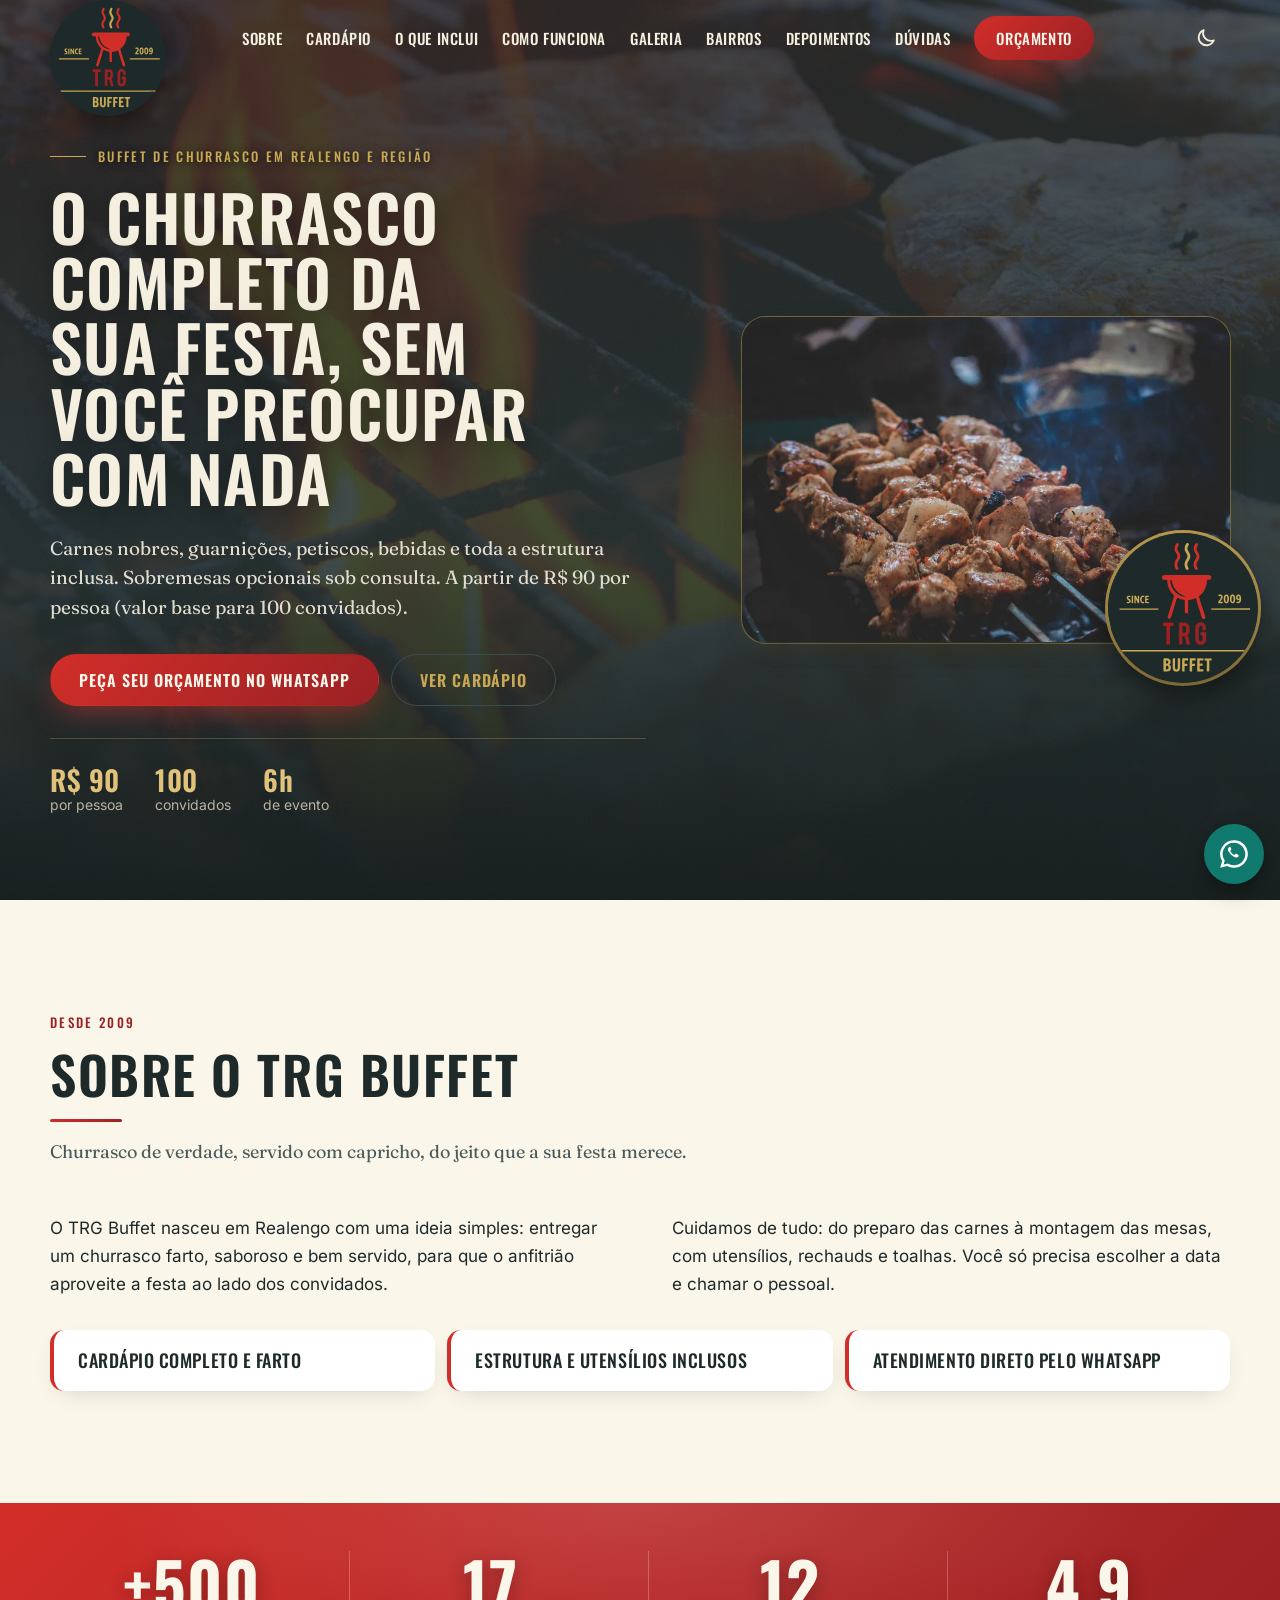
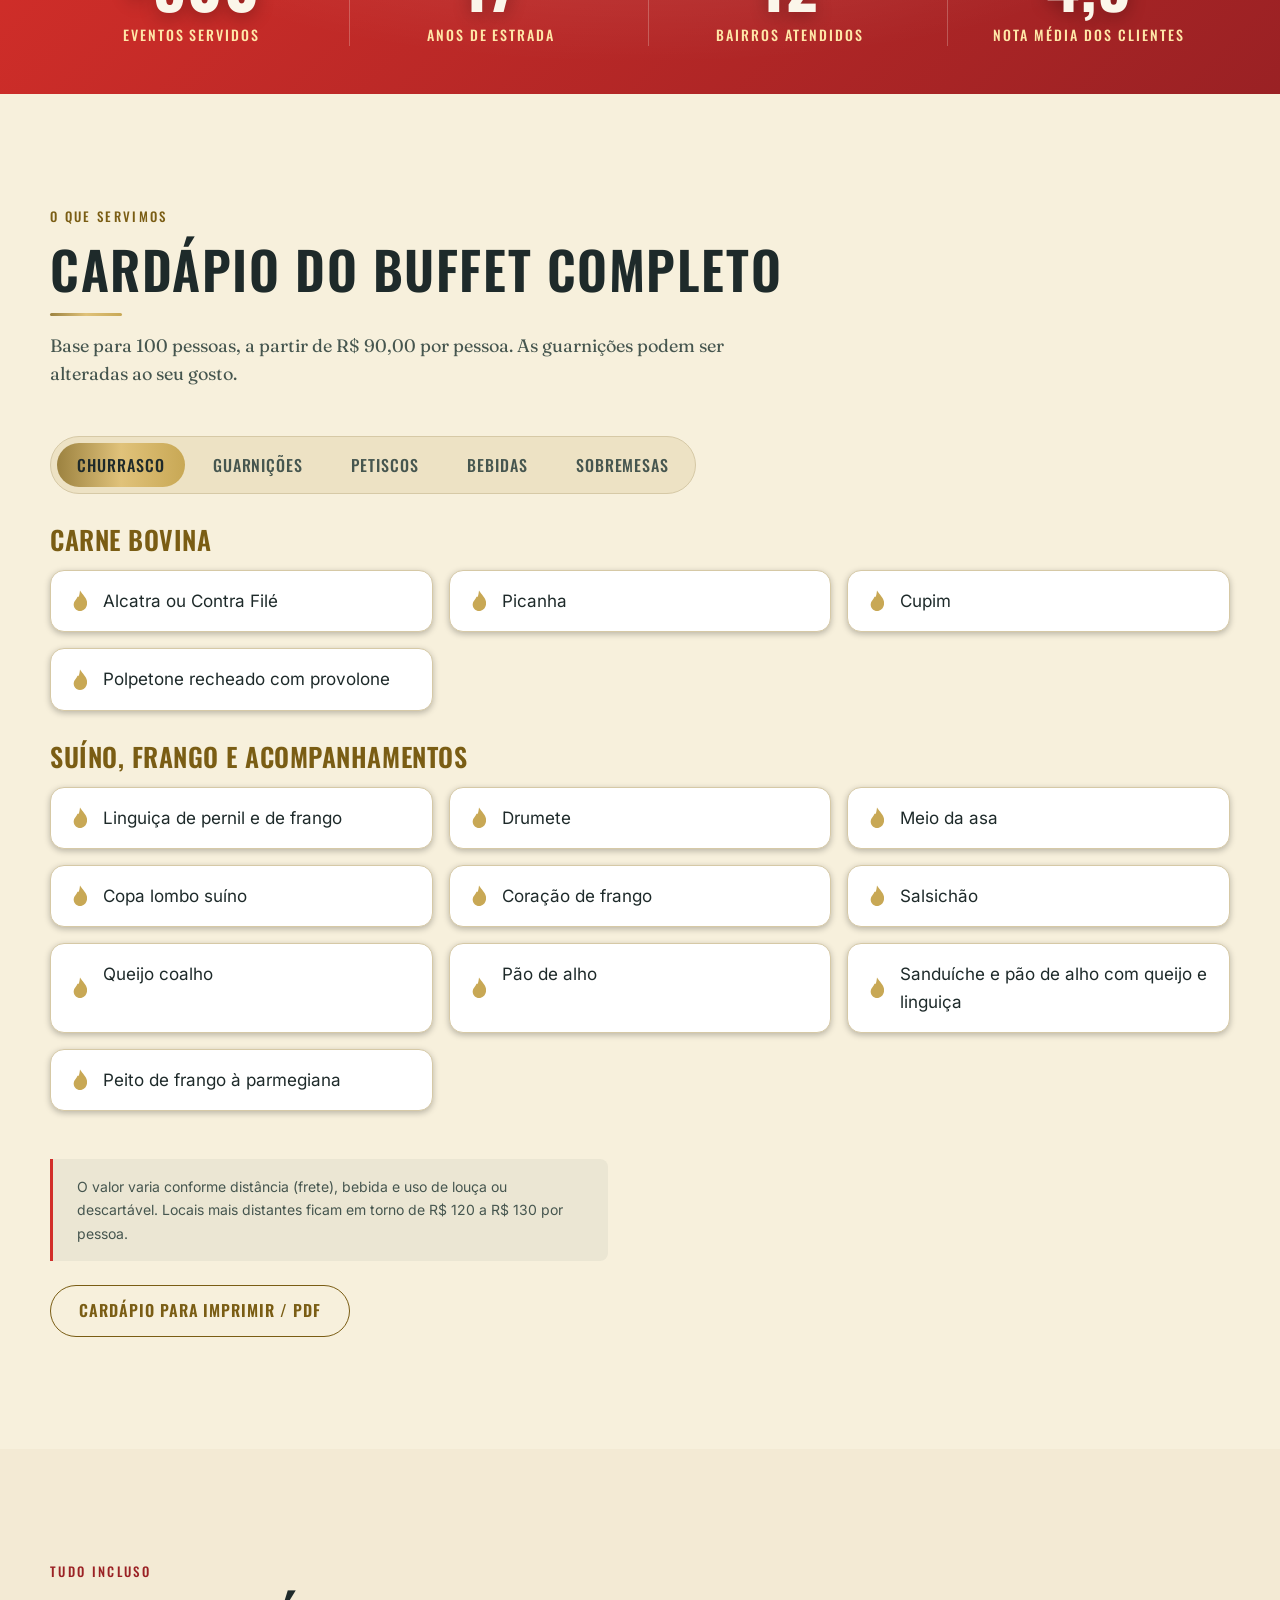
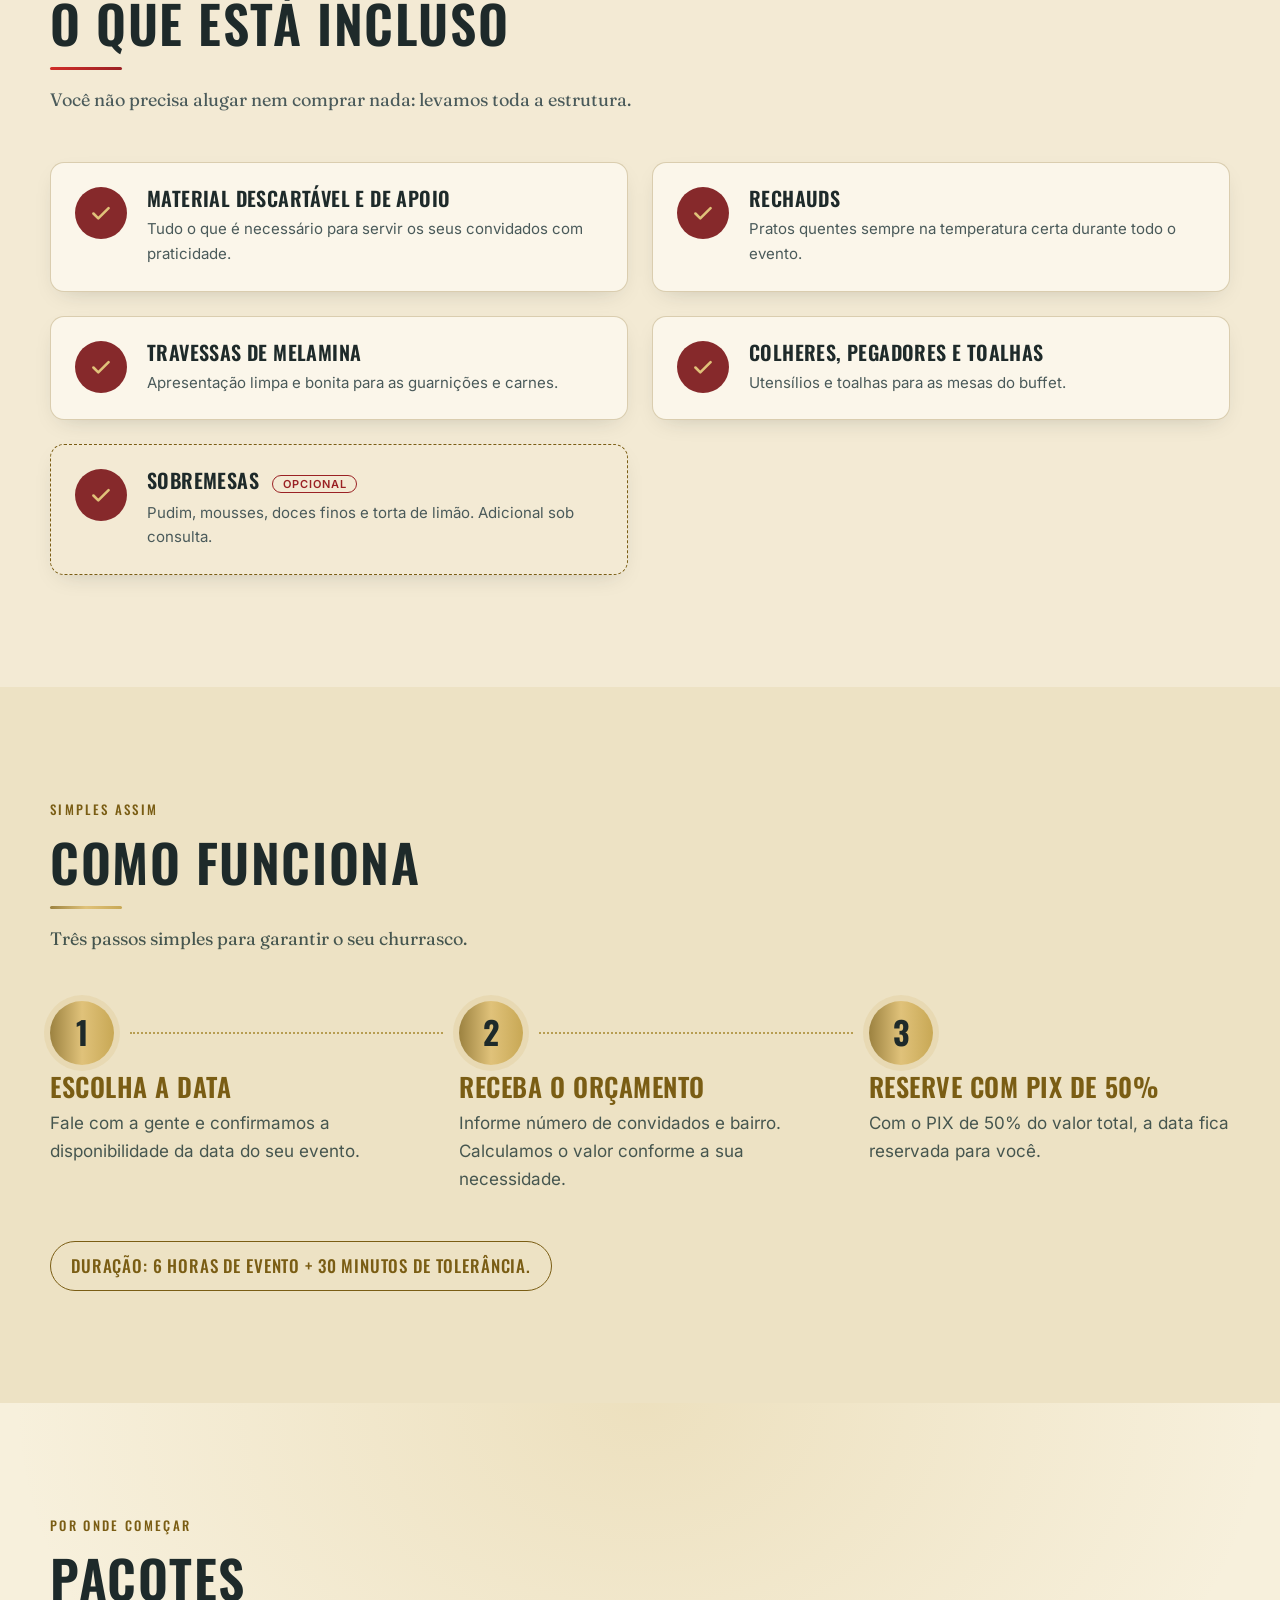
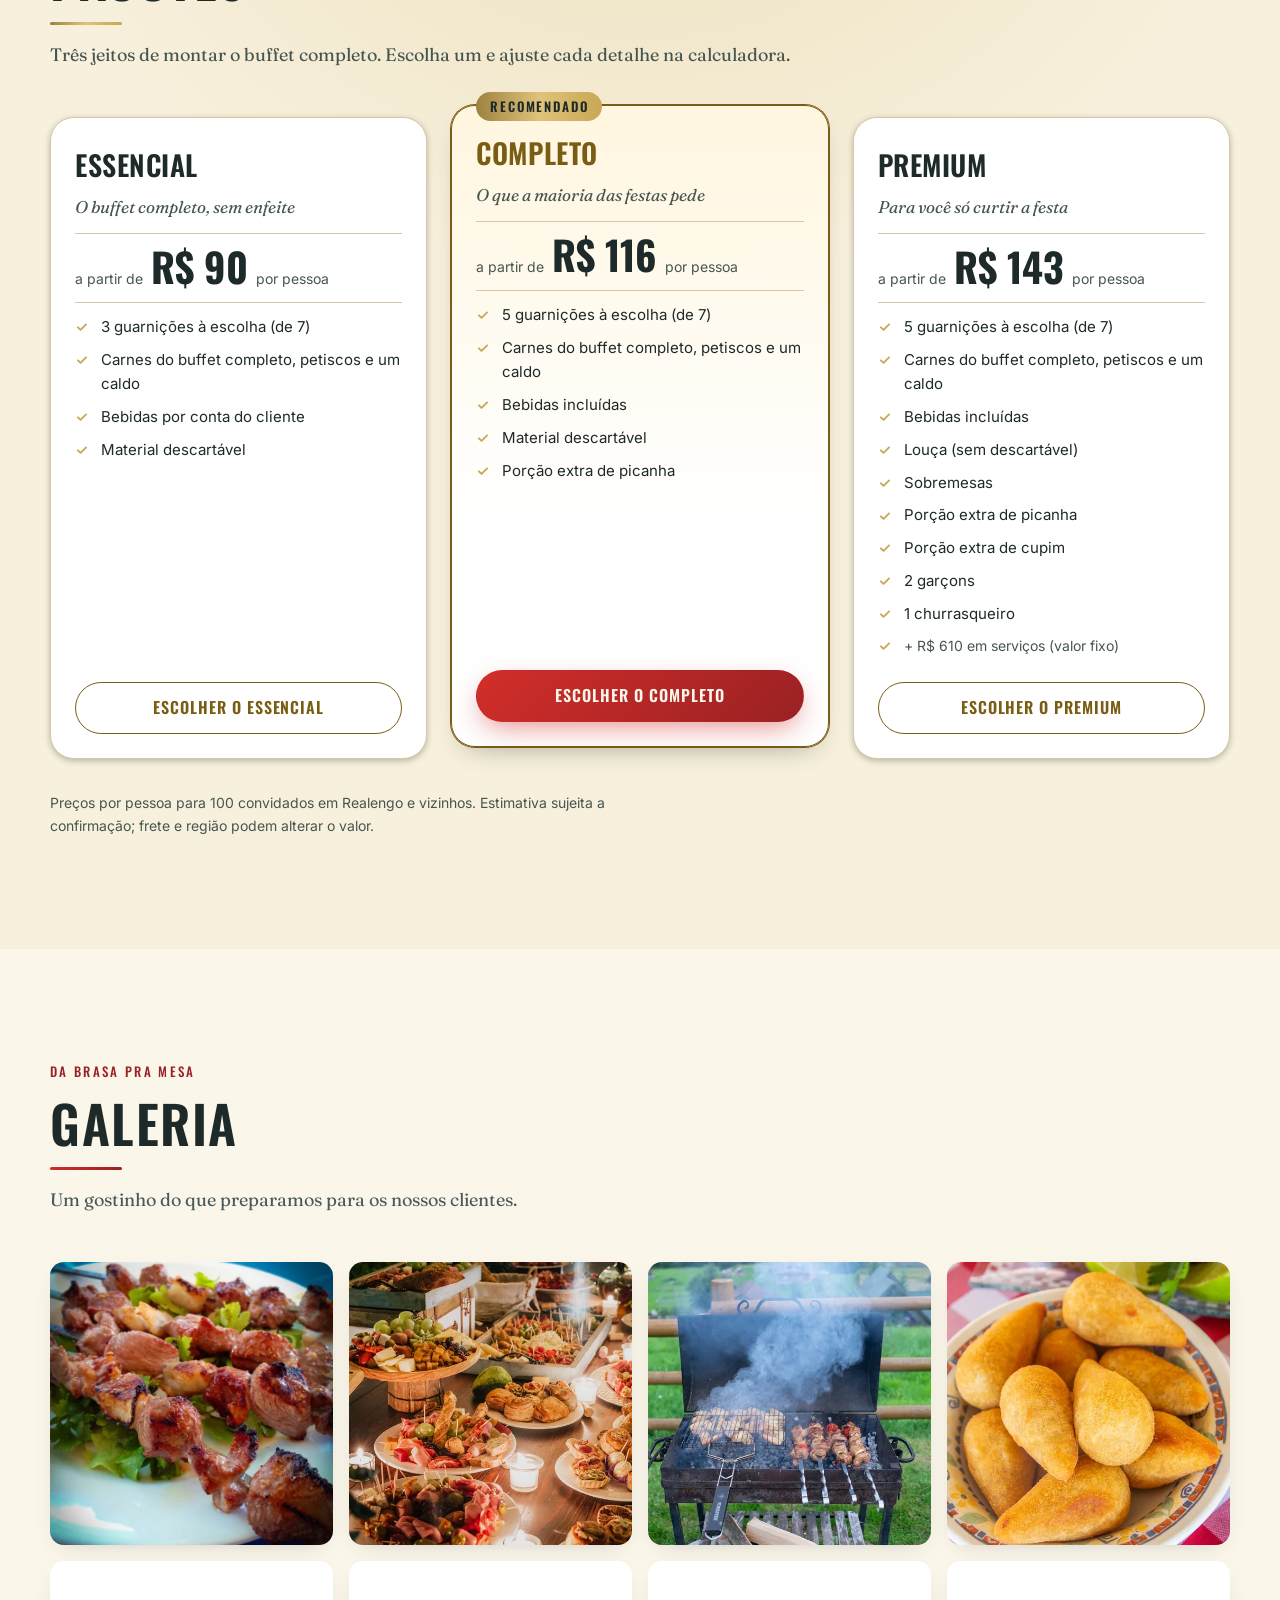
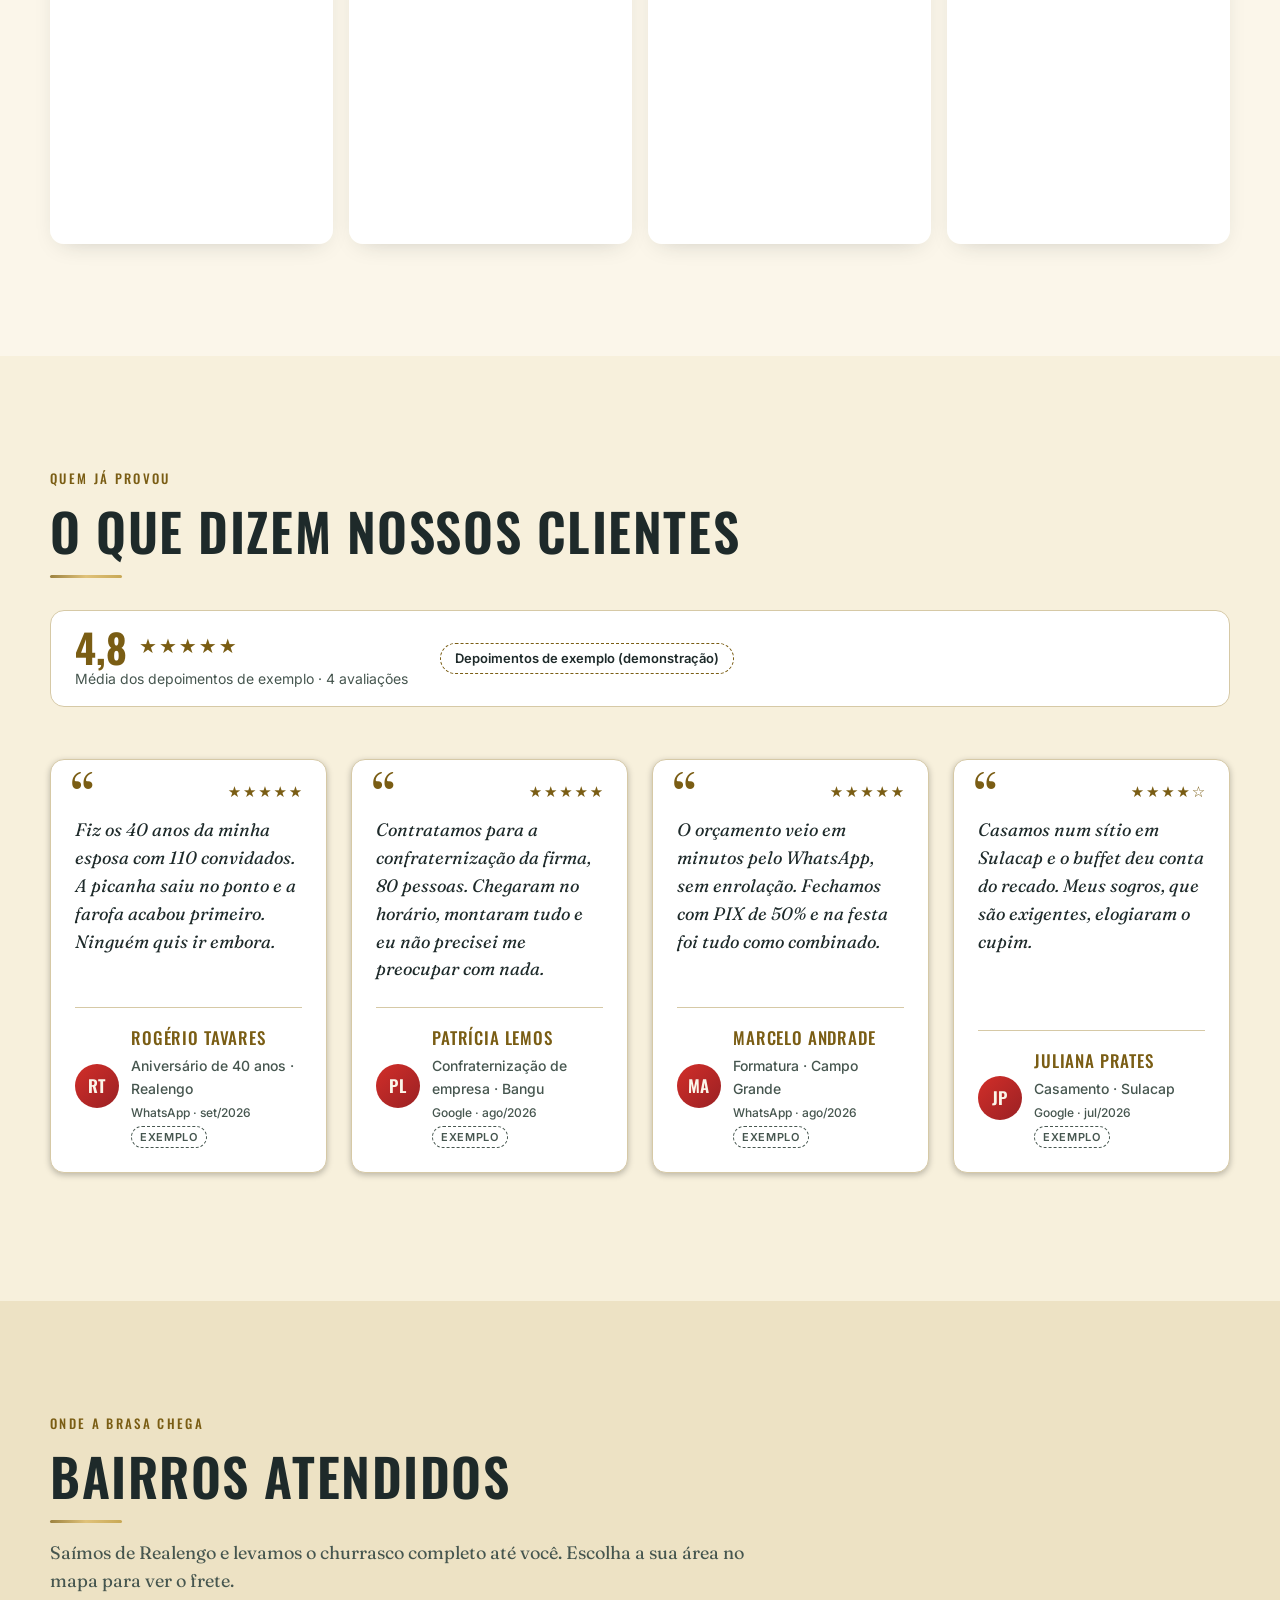
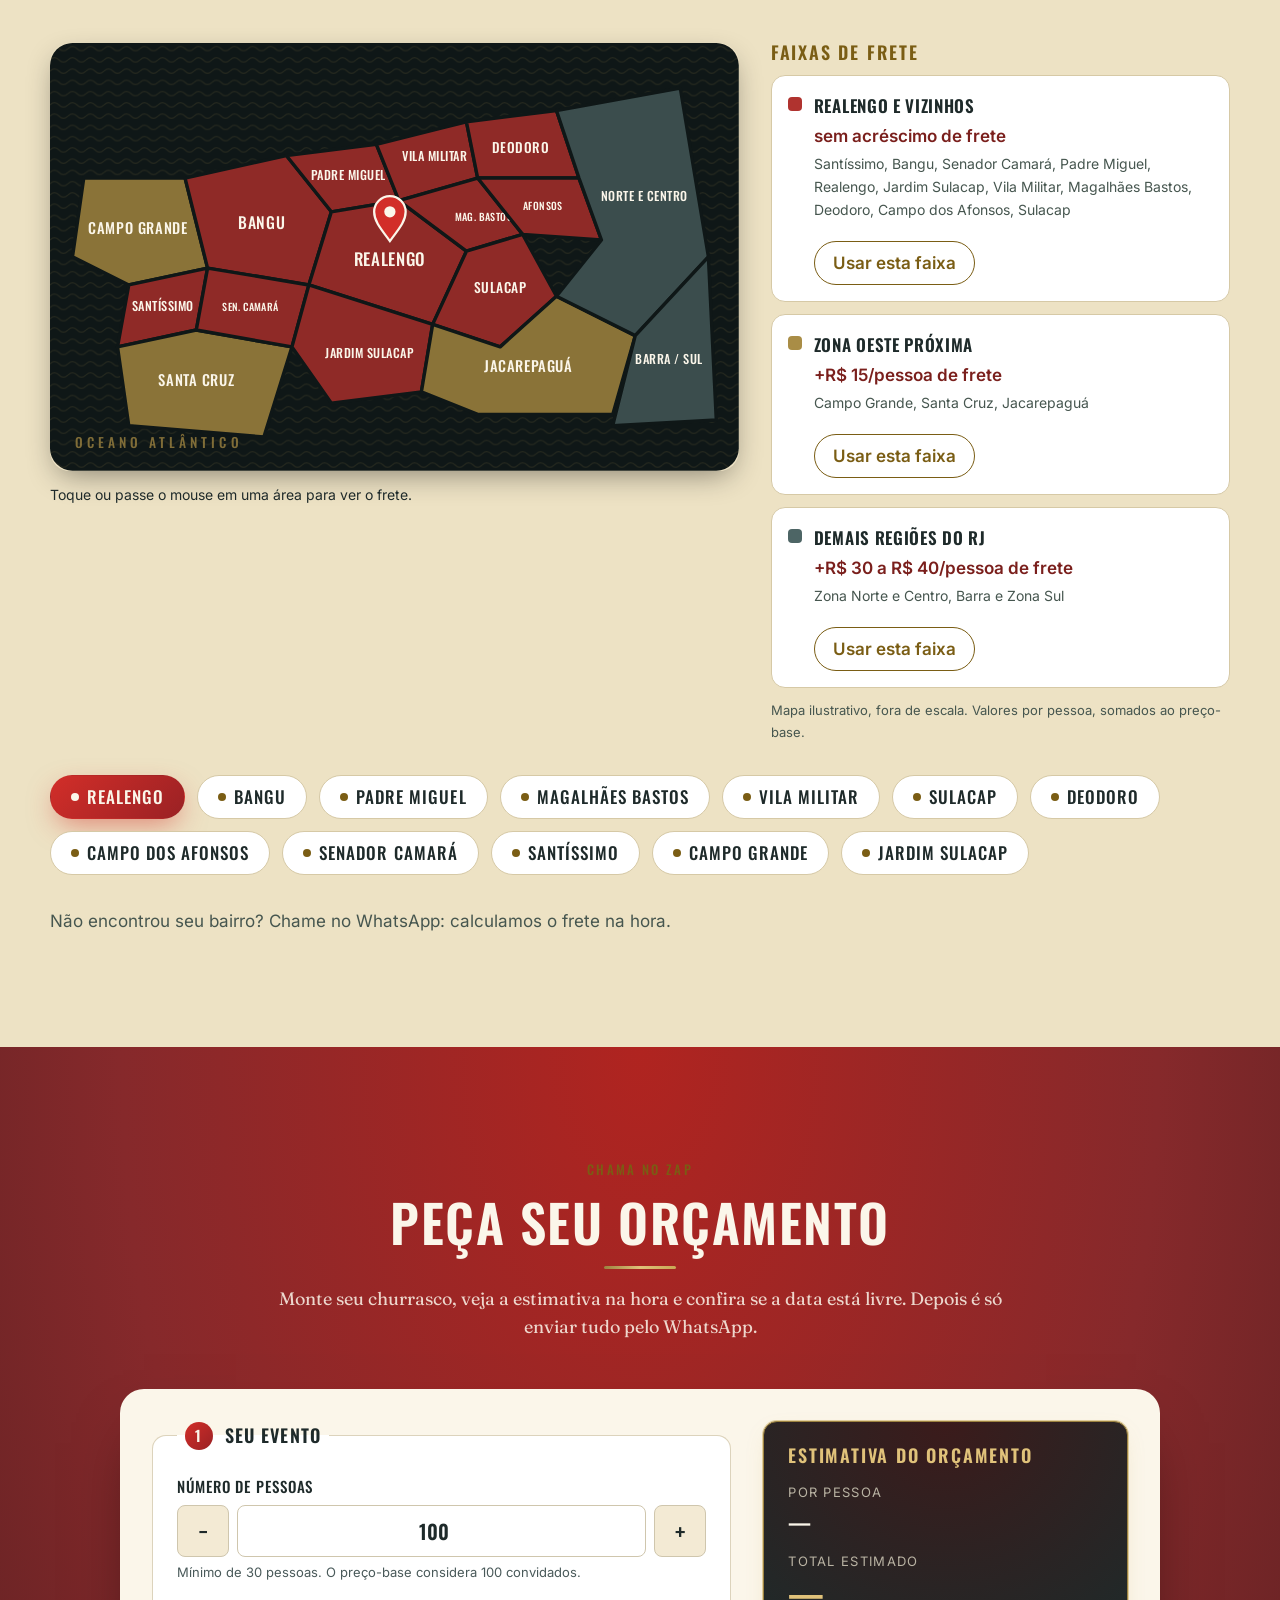
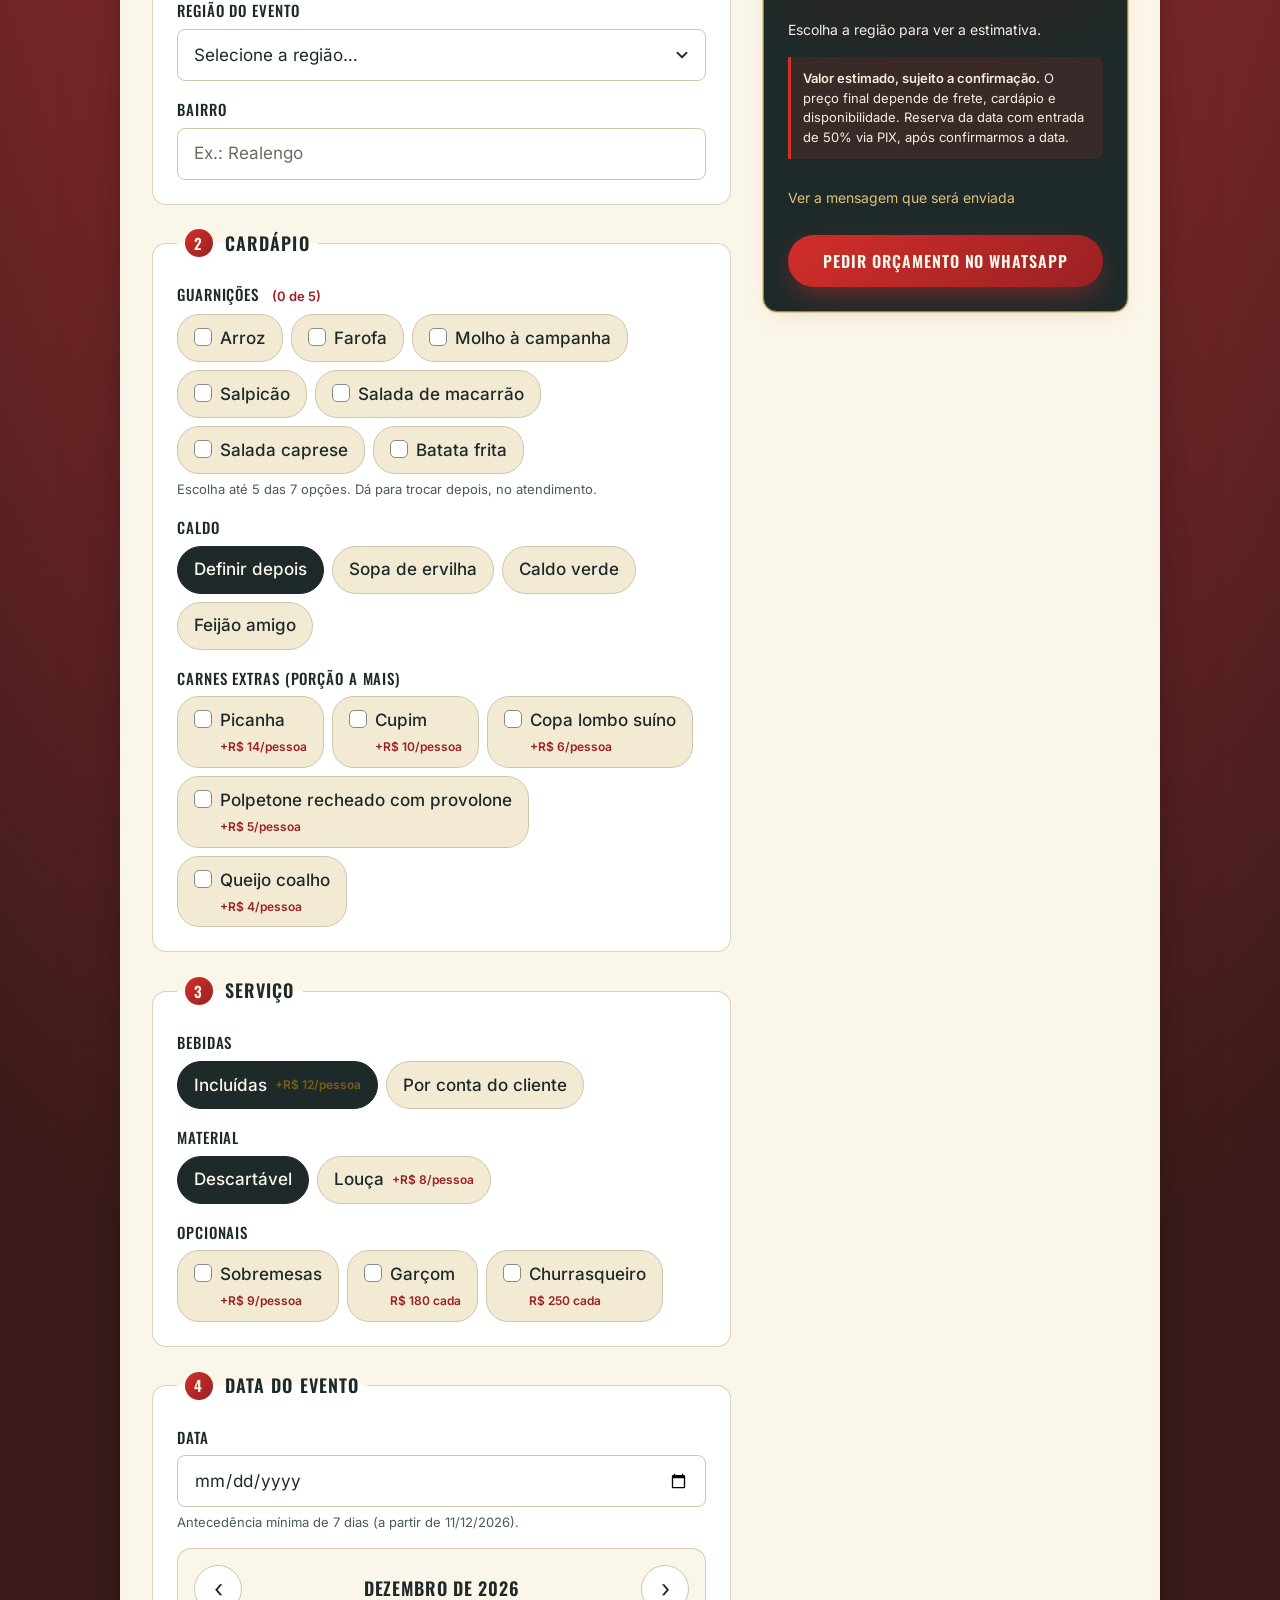
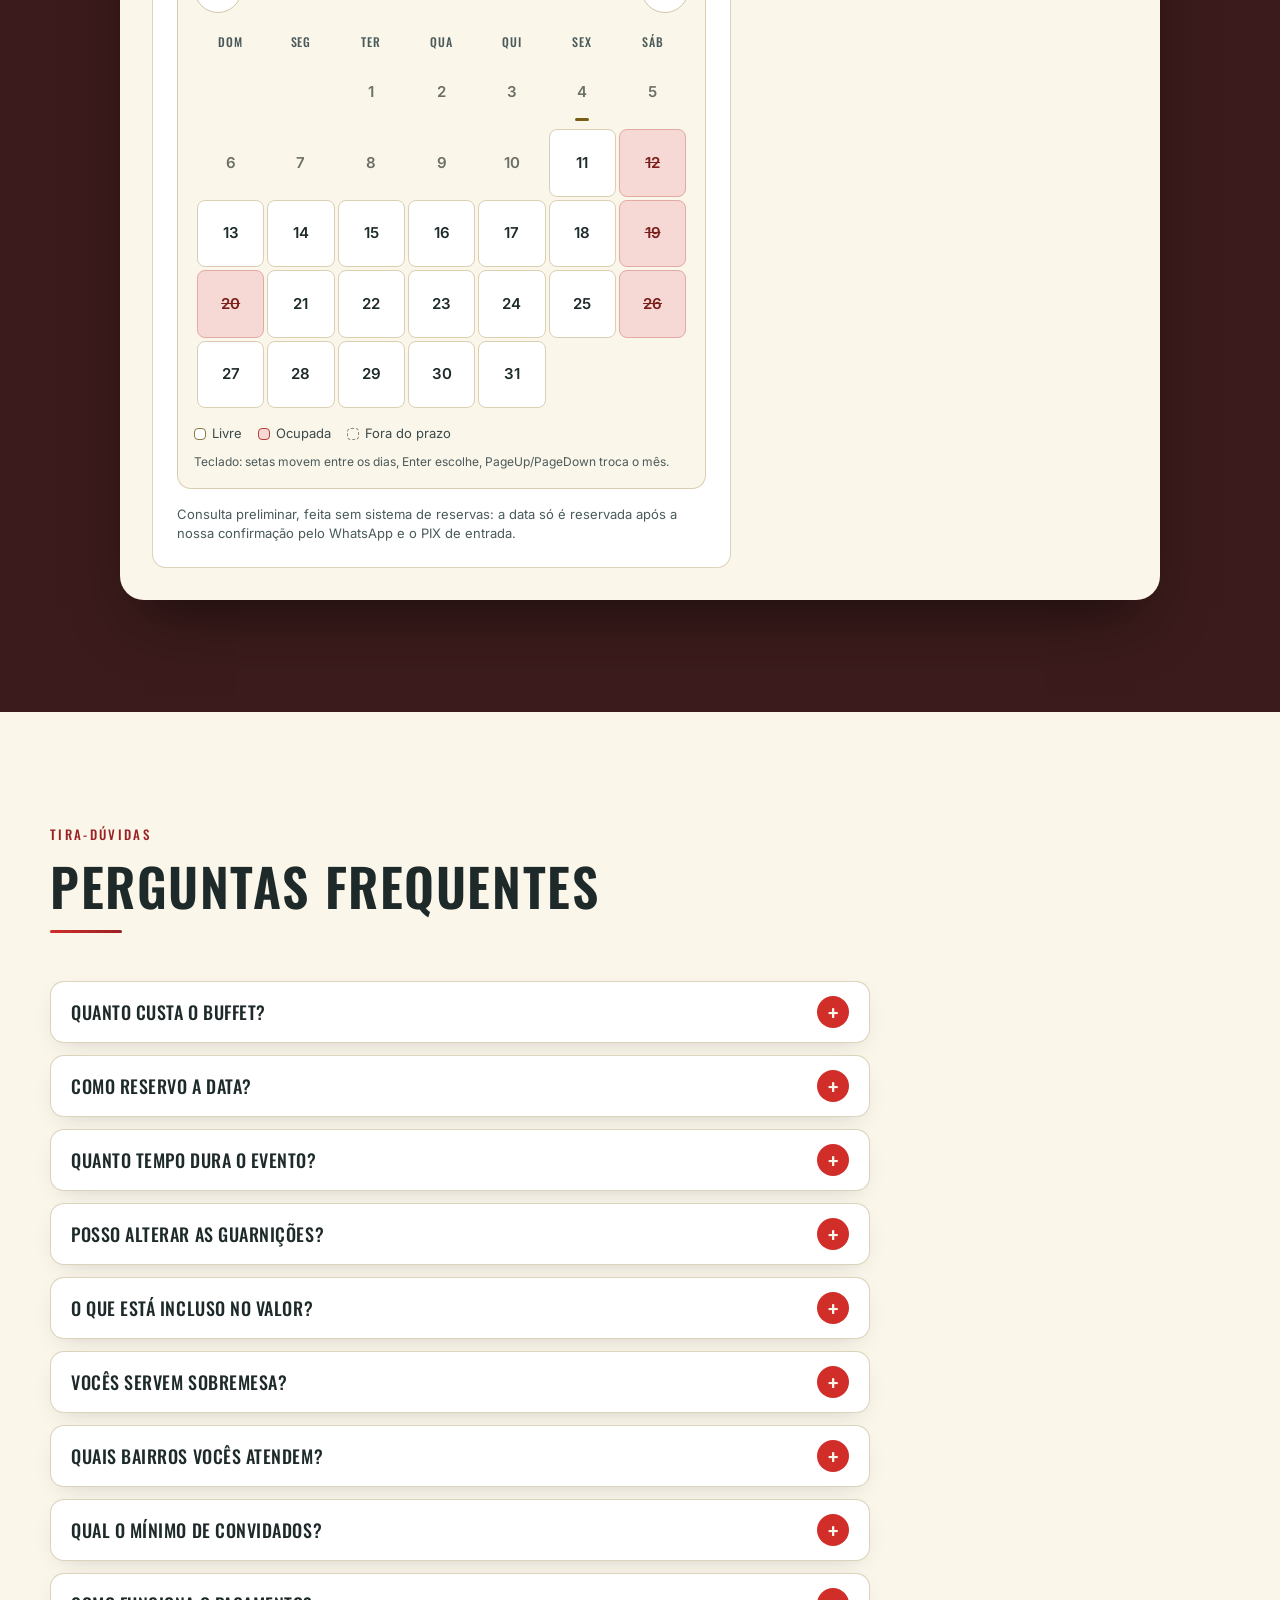
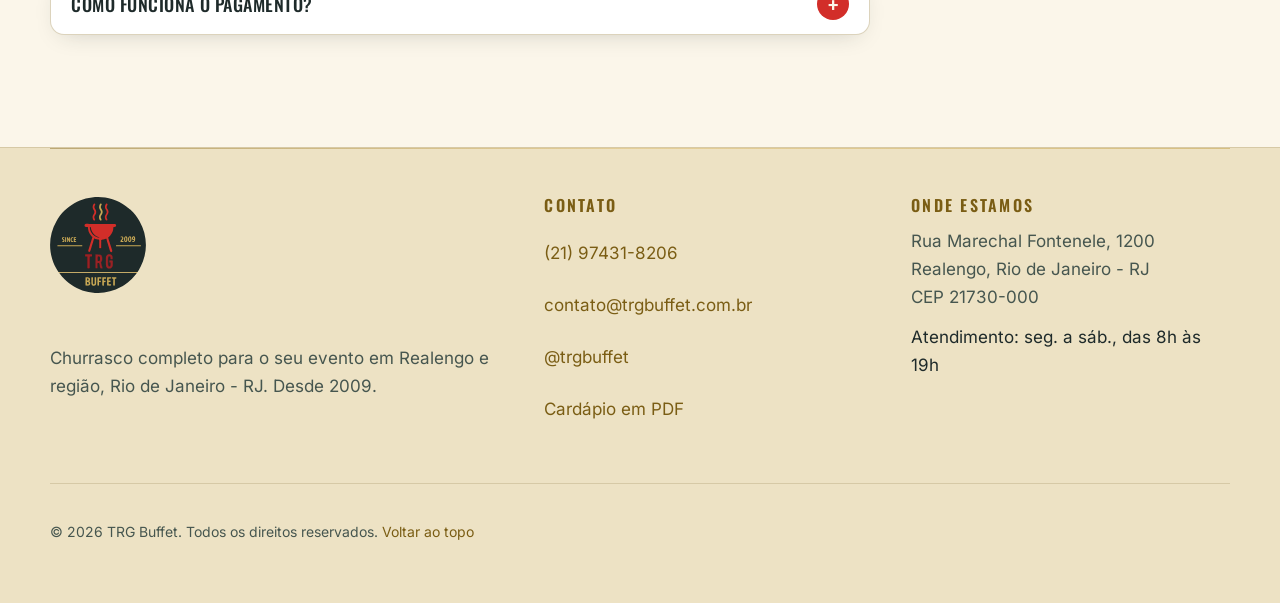
<file: index.html>
<!DOCTYPE html>
<html lang="pt-BR">
<head>
  <meta charset="utf-8">
  <meta name="viewport" content="width=device-width, initial-scale=1">
  <meta name="robots" content="noindex, nofollow">
  <title>TRG Buffet | Churrasco completo em Realengo e região</title>
  <meta name="description" content="TRG Buffet: churrasco completo para festas e eventos em Realengo e região. Carnes, guarnições, petiscos, bebidas, sobremesas opcionais e utensílios inclusos. Peça seu orçamento pelo WhatsApp.">
  <meta name="theme-color" content="#1E2A2A">
  <link rel="canonical" href="https://www.trgbuffet.com.br/">

  <!-- Open Graph / Twitter -->
  <meta property="og:type" content="website">
  <meta property="og:locale" content="pt_BR">
  <meta property="og:site_name" content="TRG Buffet">
  <meta property="og:title" content="TRG Buffet | Churrasco completo em Realengo e região">
  <meta property="og:description" content="Churrasco completo, com tudo incluso, para o seu evento. Peça seu orçamento pelo WhatsApp.">
  <meta property="og:url" content="https://www.trgbuffet.com.br/">
  <meta property="og:image" content="https://www.trgbuffet.com.br/assets/img/og-image.png">
  <meta property="og:image:width" content="1200">
  <meta property="og:image:height" content="630">
  <meta property="og:image:alt" content="TRG Buffet: churrasco completo para festas e eventos">
  <meta name="twitter:card" content="summary_large_image">

  <link rel="icon" href="assets/img/favicon.svg" type="image/svg+xml">
  <link rel="apple-touch-icon" href="assets/img/apple-touch-icon.png">
  <link rel="manifest" href="manifest.webmanifest">
  <meta name="apple-mobile-web-app-title" content="TRG Buffet">
  <meta name="color-scheme" content="dark light">
  <script>
    /* tema antes da 1ª pintura (sem flash): preferência salva > preferência do sistema */
    (function () {
      var d = document.documentElement, t = "dark";
      d.classList.add("js");
      try {
        var s = localStorage.getItem("trg-theme");
        t = (s === "light" || s === "dark") ? s : (window.matchMedia("(prefers-color-scheme: light)").matches ? "light" : "dark");
      } catch (e) {}
      d.setAttribute("data-theme", t);
      var m = document.querySelector('meta[name="theme-color"]');
      if (m) m.setAttribute("content", t === "light" ? "#F7F0DC" : "#1E2A2A");
    })();
  </script>
  <link rel="preload" href="data/site-data.json" as="fetch" crossorigin>
  <link rel="preload" href="assets/fonts/oswald-latin.woff2" as="font" type="font/woff2" crossorigin>
  <link rel="preload" href="assets/fonts/inter-latin.woff2" as="font" type="font/woff2" crossorigin>
  <link rel="preload" href="assets/fonts/fraunces-latin.woff2" as="font" type="font/woff2" crossorigin>
  <link rel="stylesheet" href="css/style.css">
  <script src="js/site.js" defer></script>
  <script src="js/main.js" defer></script>

  <script type="application/ld+json">
  {
    "@context": "https://schema.org",
    "@type": "FoodEstablishment",
    "additionalType": "https://schema.org/CateringService",
    "name": "TRG Buffet",
    "description": "Buffet de churrasco completo para festas e eventos em Realengo e região, Rio de Janeiro.",
    "url": "https://www.trgbuffet.com.br/",
    "image": "https://www.trgbuffet.com.br/assets/img/og-image.png",
    "telephone": "+55-21-97431-8206",
    "priceRange": "R$ 90 a R$ 130 por pessoa",
    "servesCuisine": ["Churrasco", "Sobremesas"],
    "keywords": "buffet de churrasco, churrasco para festas, sobremesas para eventos, buffet em Realengo, churrasco a domicílio",
    "hasMenu": {
      "@type": "Menu",
      "name": "Buffet Completo",
      "url": "https://www.trgbuffet.com.br/#cardapio",
      "hasMenuSection": [
        {"@type": "MenuSection", "name": "Churrasco"},
        {"@type": "MenuSection", "name": "Guarnições"},
        {"@type": "MenuSection", "name": "Petiscos"},
        {"@type": "MenuSection", "name": "Bebidas"},
        {"@type": "MenuSection", "name": "Sobremesas (opcional, sob consulta)"}
      ]
    },
    "email": "contato@trgbuffet.com.br",
    "openingHours": "Mo-Sa 08:00-19:00",
    "address": {
      "@type": "PostalAddress",
      "streetAddress": "Rua Marechal Fontenele, 1200",
      "postalCode": "21730-000",
      "addressLocality": "Realengo",
      "addressRegion": "RJ",
      "addressCountry": "BR"
    },
    "areaServed": "Realengo e região, Rio de Janeiro - RJ",
    "sameAs": ["https://www.instagram.com/trgbuffet"]
  }
  </script>
</head>
<body>
  <a class="skip-link" href="#conteudo">Pular para o conteúdo</a>

  <header class="header" id="topo">
    <div class="header__inner container">
      <a class="header__brand" href="#topo" aria-label="TRG Buffet - início">
        <img class="header__logo" src="assets/img/logo-trg-buffet.svg" alt="TRG Buffet" width="116" height="116">
      </a>
      <div class="header__tools">
        <button class="theme-toggle" type="button" aria-pressed="false" data-theme-toggle>
          <svg class="theme-toggle__sun" viewBox="0 0 24 24" fill="none" stroke="currentColor" stroke-width="2" stroke-linecap="round" aria-hidden="true"><circle cx="12" cy="12" r="4"/><path d="M12 2v2M12 20v2M4.9 4.9l1.4 1.4M17.7 17.7l1.4 1.4M2 12h2M20 12h2M4.9 19.1l1.4-1.4M17.7 6.3l1.4-1.4"/></svg>
          <svg class="theme-toggle__moon" viewBox="0 0 24 24" fill="none" stroke="currentColor" stroke-width="2" stroke-linecap="round" stroke-linejoin="round" aria-hidden="true"><path d="M20.5 14.5A8.5 8.5 0 0 1 9.5 3.5a8.500 8.500 0 1 0 11 11z"/></svg>
          <span class="visually-hidden" data-theme-label>Tema claro</span>
        </button>
        <button class="header__toggle" type="button" aria-expanded="false" aria-controls="menu-principal">
          <span class="visually-hidden">Abrir menu</span>
        </button>
      </div>
      <nav class="nav" id="menu-principal" aria-label="Principal">
        <ul class="nav__list">
          <li><a class="nav__link" href="#sobre">Sobre</a></li>
          <li><a class="nav__link" href="#cardapio">Cardápio</a></li>
          <li><a class="nav__link" href="#inclui">O que inclui</a></li>
          <li><a class="nav__link" href="#como-funciona">Como funciona</a></li>
          <li><a class="nav__link" href="#galeria">Galeria</a></li>
          <li><a class="nav__link" href="#bairros">Bairros</a></li>
          <li><a class="nav__link" href="#depoimentos">Depoimentos</a></li>
          <li><a class="nav__link" href="#faq">Dúvidas</a></li>
          <li><a class="nav__link nav__link--cta btn btn--primary" href="#orcamento">Orçamento</a></li>
        </ul>
      </nav>
    </div>
  </header>

  <main id="conteudo">

    <!-- HERO -->
    <section class="hero" id="inicio" aria-labelledby="hero-titulo">
    <!-- Vídeo opcional: só carrega se assets/video/hero.mp4 existir e a conexão/preferências permitirem (ver docs) -->
    <div class="hero__video" data-hero-video aria-hidden="true">
      <video muted loop playsinline preload="none" tabindex="-1" poster="assets/fotos/hero-bg-1600.webp" data-src="assets/video/hero.mp4"></video>
    </div>
      <div class="hero__inner container">
        <p class="hero__eyebrow">Buffet de churrasco em Realengo e região</p>
        <h1 class="hero__title" id="hero-titulo">O churrasco completo da sua festa, sem você preocupar com nada</h1>
        <p class="hero__lead">Carnes nobres, guarnições, petiscos, bebidas e toda a estrutura inclusa. Sobremesas opcionais sob consulta. A partir de R$&nbsp;90 por pessoa (valor base para 100 convidados).</p>
        <div class="hero__actions">
          <a class="btn btn--primary" href="https://wa.me/5521974318206?text=Ol%C3%A1!%20Gostaria%20de%20um%20or%C3%A7amento%20de%20buffet." data-whatsapp>Peça seu orçamento no WhatsApp</a>
          <a class="btn btn--ghost" href="#cardapio">Ver cardápio</a>
        </div>
        <ul class="hero__trust" aria-label="Resumo do serviço">
          <li><strong>R$&nbsp;90</strong><span>por pessoa</span></li>
          <li><strong>100</strong><span>convidados</span></li>
          <li><strong>6h</strong><span>de evento</span></li>
        </ul>
        <button class="hero__video-toggle" type="button" hidden aria-pressed="false" data-hero-video-toggle>
          <svg viewBox="0 0 24 24" fill="currentColor" aria-hidden="true"><path class="hv-pause" d="M7 5h3.5v14H7zM13.5 5H17v14h-3.5z"/><path class="hv-play" d="M8 5l11 7-11 7z"/></svg>
          <span>Pausar vídeo</span>
        </button>
        <picture class="hero__media">
          <!-- placeholder ilustrado: trocar por foto real -->
          <source type="image/webp" srcset="assets/fotos/hero-card-800.webp 800w, assets/fotos/hero-card-1600.webp 1600w" sizes="(min-width: 1024px) 560px, 100vw">
          <img class="hero__img" src="assets/img/hero.svg" alt="Espetos de carne assando na brasa, com fumaça e chamas ao fundo" width="1600" height="1067" fetchpriority="high">
        </picture>
      </div>
    </section>

    <!-- SOBRE -->
    <section class="section about" id="sobre" aria-labelledby="sobre-titulo">
      <div class="container">
        <p class="eyebrow">Desde 2009</p>
        <h2 class="section__title" id="sobre-titulo">Sobre o TRG Buffet</h2>
        <p class="section__lead">Churrasco de verdade, servido com capricho, do jeito que a sua festa merece.</p>
        <div class="about__grid">
          <p>O TRG Buffet nasceu em Realengo com uma ideia simples: entregar um churrasco farto, saboroso e bem servido, para que o anfitrião aproveite a festa ao lado dos convidados.</p>
          <p>Cuidamos de tudo: do preparo das carnes à montagem das mesas, com utensílios, rechauds e toalhas. Você só precisa escolher a data e chamar o pessoal.</p>
          <ul class="about__highlights">
            <li class="about__highlight">Cardápio completo e farto</li>
            <li class="about__highlight">Estrutura e utensílios inclusos</li>
            <li class="about__highlight">Atendimento direto pelo WhatsApp</li>
          </ul>
        </div>
      </div>
    </section>

    <!-- NÚMEROS -->
    <section class="numbers" aria-label="TRG Buffet em números">
      <ul class="numbers__list container">
        <li class="numbers__item"><span class="numbers__value">+<span data-count="500">500</span></span><span class="numbers__label">eventos servidos</span></li>
        <li class="numbers__item"><span class="numbers__value"><span data-count="17">17</span></span><span class="numbers__label">anos de estrada</span></li>
        <li class="numbers__item"><span class="numbers__value"><span data-count="12">12</span></span><span class="numbers__label">bairros atendidos</span></li>
        <li class="numbers__item"><span class="numbers__value"><span data-count="4.9" data-decimals="1">4,9</span></span><span class="numbers__label">nota média dos clientes</span></li>
      </ul>
    </section>

    <!-- CARDÁPIO -->
    <section class="section menu" id="cardapio" aria-labelledby="cardapio-titulo">
      <div class="container">
        <p class="eyebrow">O que servimos</p>
        <h2 class="section__title" id="cardapio-titulo">Cardápio do Buffet Completo</h2>
        <p class="section__lead">Base para 100 pessoas, a partir de R$&nbsp;90,00 por pessoa. As guarnições podem ser alteradas ao seu gosto.</p>

        <div class="tabs" data-tabs>
          <div class="tabs__list" role="tablist" aria-label="Categorias do cardápio">
            <button class="tabs__tab" role="tab" id="tab-churrasco" aria-controls="painel-churrasco" aria-selected="true" type="button">Churrasco</button>
            <button class="tabs__tab" role="tab" id="tab-guarnicoes" aria-controls="painel-guarnicoes" aria-selected="false" tabindex="-1" type="button">Guarnições</button>
            <button class="tabs__tab" role="tab" id="tab-petiscos" aria-controls="painel-petiscos" aria-selected="false" tabindex="-1" type="button">Petiscos</button>
            <button class="tabs__tab" role="tab" id="tab-bebidas" aria-controls="painel-bebidas" aria-selected="false" tabindex="-1" type="button">Bebidas</button>
            <button class="tabs__tab" role="tab" id="tab-sobremesas" aria-controls="painel-sobremesas" aria-selected="false" tabindex="-1" type="button">Sobremesas</button>
          </div>

          <div class="tabs__panel" role="tabpanel" id="painel-churrasco" aria-labelledby="tab-churrasco" tabindex="0">
            <h3 class="menu__group-title">Carne bovina</h3>
            <ul class="menu__list">
              <li class="menu__item">Alcatra ou Contra Filé</li>
              <li class="menu__item">Picanha</li>
              <li class="menu__item">Cupim</li>
              <li class="menu__item">Polpetone recheado com provolone</li>
            </ul>
            <h3 class="menu__group-title">Suíno, frango e acompanhamentos</h3>
            <ul class="menu__list">
              <li class="menu__item">Linguiça de pernil e de frango</li>
              <li class="menu__item">Drumete</li>
              <li class="menu__item">Meio da asa</li>
              <li class="menu__item">Copa lombo suíno</li>
              <li class="menu__item">Coração de frango</li>
              <li class="menu__item">Salsichão</li>
              <li class="menu__item">Queijo coalho</li>
              <li class="menu__item">Pão de alho</li>
              <li class="menu__item">Sanduíche e pão de alho com queijo e linguiça</li>
              <li class="menu__item">Peito de frango à parmegiana</li>
            </ul>
          </div>

          <div class="tabs__panel" role="tabpanel" id="painel-guarnicoes" aria-labelledby="tab-guarnicoes" tabindex="0" hidden>
            <p class="menu__note">Alteráveis ao gosto do cliente.</p>
            <ul class="menu__list">
              <li class="menu__item">Arroz</li>
              <li class="menu__item">Farofa</li>
              <li class="menu__item">Molho à campanha</li>
              <li class="menu__item">Salpicão</li>
              <li class="menu__item">Salada de macarrão</li>
              <li class="menu__item">Salada caprese</li>
              <li class="menu__item">Batata frita</li>
            </ul>
          </div>

          <div class="tabs__panel" role="tabpanel" id="painel-petiscos" aria-labelledby="tab-petiscos" tabindex="0" hidden>
            <ul class="menu__list">
              <li class="menu__item">Nuggets</li>
              <li class="menu__item">Salgadinhos diversos</li>
              <li class="menu__item">Um caldo à escolha: sopa de ervilha, caldo verde ou feijão amigo</li>
            </ul>
          </div>

          <div class="tabs__panel" role="tabpanel" id="painel-bebidas" aria-labelledby="tab-bebidas" tabindex="0" hidden>
            <ul class="menu__list">
              <li class="menu__item">Água</li>
              <li class="menu__item">Suco</li>
              <li class="menu__item">Refrigerante (linha Coca-Cola)</li>
            </ul>
          </div>

          <div class="tabs__panel" role="tabpanel" id="painel-sobremesas" aria-labelledby="tab-sobremesas" tabindex="0" hidden>
            <p class="menu__note">Opcional · adicional sob consulta</p>
            <ul class="menu__list">
              <li class="menu__item">Pudim de leite</li>
              <li class="menu__item">Mousse de maracujá</li>
              <li class="menu__item">Mousse de chocolate</li>
              <li class="menu__item">Brigadeiro e beijinho</li>
              <li class="menu__item">Pavê</li>
              <li class="menu__item">Salada de frutas</li>
              <li class="menu__item">Torta de limão</li>
            </ul>
          </div>
        </div>

        <p class="menu__price-note">O valor varia conforme distância (frete), bebida e uso de louça ou descartável. Locais mais distantes ficam em torno de R$&nbsp;120 a R$&nbsp;130 por pessoa.</p>
        <p class="menu__print"><a class="btn btn--ghost" href="cardapio.html">Cardápio para imprimir / PDF</a></p>
      </div>
    </section>

    <!-- O QUE INCLUI -->
    <section class="section includes" id="inclui" aria-labelledby="inclui-titulo">
      <div class="container">
        <p class="eyebrow">Tudo incluso</p>
        <h2 class="section__title" id="inclui-titulo">O que está incluso</h2>
        <p class="section__lead">Você não precisa alugar nem comprar nada: levamos toda a estrutura.</p>
        <ul class="includes__list">
          <li class="includes__item">
            <h3 class="includes__title">Material descartável e de apoio</h3>
            <p class="includes__text">Tudo o que é necessário para servir os seus convidados com praticidade.</p>
          </li>
          <li class="includes__item">
            <h3 class="includes__title">Rechauds</h3>
            <p class="includes__text">Pratos quentes sempre na temperatura certa durante todo o evento.</p>
          </li>
          <li class="includes__item">
            <h3 class="includes__title">Travessas de melamina</h3>
            <p class="includes__text">Apresentação limpa e bonita para as guarnições e carnes.</p>
          </li>
          <li class="includes__item">
            <h3 class="includes__title">Colheres, pegadores e toalhas</h3>
            <p class="includes__text">Utensílios e toalhas para as mesas do buffet.</p>
          </li>
          <li class="includes__item includes__item--optional">
            <h3 class="includes__title">Sobremesas <span class="includes__tag">opcional</span></h3>
            <p class="includes__text">Pudim, mousses, doces finos e torta de limão. Adicional sob consulta.</p>
          </li>
        </ul>
      </div>
    </section>

    <!-- COMO FUNCIONA -->
    <section class="section steps" id="como-funciona" aria-labelledby="como-titulo">
      <div class="container">
        <p class="eyebrow">Simples assim</p>
        <h2 class="section__title" id="como-titulo">Como funciona</h2>
        <p class="section__lead">Três passos simples para garantir o seu churrasco.</p>
        <ol class="steps__list">
          <li class="steps__item">
            <h3 class="steps__title">Escolha a data</h3>
            <p class="steps__text">Fale com a gente e confirmamos a disponibilidade da data do seu evento.</p>
          </li>
          <li class="steps__item">
            <h3 class="steps__title">Receba o orçamento</h3>
            <p class="steps__text">Informe número de convidados e bairro. Calculamos o valor conforme a sua necessidade.</p>
          </li>
          <li class="steps__item">
            <h3 class="steps__title">Reserve com PIX de 50%</h3>
            <p class="steps__text">Com o PIX de 50% do valor total, a data fica reservada para você.</p>
          </li>
        </ol>
        <p class="steps__note">Duração: 6 horas de evento + 30 minutos de tolerância.</p>
      </div>
    </section>

    <!-- PACOTES -->
    <section class="section packs" id="pacotes" aria-labelledby="pacotes-titulo">
      <div class="container">
        <p class="eyebrow">Por onde começar</p>
        <h2 class="section__title" id="pacotes-titulo">Pacotes</h2>
        <p class="section__lead">Três jeitos de montar o buffet completo. Escolha um e ajuste cada detalhe na calculadora.</p>
        <ul class="packs__list" data-packs></ul>
        <p class="packs__note" data-packs-note></p>
      </div>
    </section>

    <!-- GALERIA -->
    <section class="section gallery" id="galeria" aria-labelledby="galeria-titulo">
      <div class="container">
        <p class="eyebrow">Da brasa pra mesa</p>
        <h2 class="section__title" id="galeria-titulo">Galeria</h2>
        <p class="section__lead">Um gostinho do que preparamos para os nossos clientes.</p>
        <ul class="gallery__grid">
          <!-- Fotos de banco (Pexels) como placeholder: ver docs/CREDITOS-FOTOS.md. SVGs em assets/img são o fallback. -->
          <li class="gallery__item"><picture><source type="image/webp" srcset="assets/fotos/galeria-1-800.webp 800w, assets/fotos/galeria-1-1600.webp 1600w" sizes="(min-width: 1024px) 285px, 50vw"><img class="gallery__img" src="assets/img/galeria-1.svg" alt="Espetinhos de carne grelhada servidos com salada em prato branco" width="600" height="600" loading="lazy" decoding="async"></picture></li>
          <li class="gallery__item"><picture><source type="image/webp" srcset="assets/fotos/galeria-2-800.webp 800w, assets/fotos/galeria-2-1600.webp 1600w" sizes="(min-width: 1024px) 285px, 50vw"><img class="gallery__img" src="assets/img/galeria-2.svg" alt="Mesa farta de festa com petiscos, frios, tortinhas e velas" width="600" height="600" loading="lazy" decoding="async"></picture></li>
          <li class="gallery__item"><picture><source type="image/webp" srcset="assets/fotos/galeria-3-800.webp 800w, assets/fotos/galeria-3-1600.webp 1600w" sizes="(min-width: 1024px) 285px, 50vw"><img class="gallery__img" src="assets/img/galeria-3.svg" alt="Churrasqueira ao ar livre com espetos e carnes assando na brasa" width="600" height="600" loading="lazy" decoding="async"></picture></li>
          <li class="gallery__item"><picture><source type="image/webp" srcset="assets/fotos/galeria-4-800.webp 800w, assets/fotos/galeria-4-1600.webp 1600w" sizes="(min-width: 1024px) 285px, 50vw"><img class="gallery__img" src="assets/img/galeria-4.svg" alt="Prato de coxinhas douradas sobre toalha xadrez vermelha" width="600" height="600" loading="lazy" decoding="async"></picture></li>
          <li class="gallery__item"><picture><source type="image/webp" srcset="assets/fotos/galeria-5-800.webp 800w, assets/fotos/galeria-5-1600.webp 1600w" sizes="(min-width: 1024px) 285px, 50vw"><img class="gallery__img" src="assets/img/galeria-5.svg" alt="Pratos de salada caprese e guarnições sobre mesa de madeira" width="600" height="600" loading="lazy" decoding="async"></picture></li>
          <li class="gallery__item"><picture><source type="image/webp" srcset="assets/fotos/galeria-6-800.webp 800w, assets/fotos/galeria-6-1600.webp 1600w" sizes="(min-width: 1024px) 285px, 50vw"><img class="gallery__img" src="assets/img/galeria-6.svg" alt="Tábua rústica com linguiça, carnes grelhadas e pão" width="600" height="600" loading="lazy" decoding="async"></picture></li>
          <li class="gallery__item"><picture><source type="image/webp" srcset="assets/fotos/galeria-7-800.webp 800w, assets/fotos/galeria-7-1600.webp 1600w" sizes="(min-width: 1024px) 285px, 50vw"><img class="gallery__img" src="assets/img/galeria-7.svg" alt="Bandejas de brigadeiros e beijinhos de coco" width="600" height="600" loading="lazy" decoding="async"></picture></li>
          <li class="gallery__item"><picture><source type="image/webp" srcset="assets/fotos/galeria-8-800.webp 800w, assets/fotos/galeria-8-1600.webp 1600w" sizes="(min-width: 1024px) 285px, 50vw"><img class="gallery__img" src="assets/img/galeria-8.svg" alt="Pudim com calda de caramelo servido em prato" width="600" height="600" loading="lazy" decoding="async"></picture></li>
        </ul>
      </div>
    </section>

    <!-- DEPOIMENTOS -->
    <section class="section testimonials" id="depoimentos" aria-labelledby="depoimentos-titulo">
      <div class="container">
        <p class="eyebrow">Quem já provou</p>
        <h2 class="section__title" id="depoimentos-titulo">O que dizem nossos clientes</h2>
        <!-- Depoimentos fictícios (placeholder) -->
        <ul class="testimonials__list" tabindex="0" aria-label="Depoimentos de clientes">
          <li class="testimonials__item">
            <figure class="testimonial">
              <span class="testimonial__stars" role="img" aria-label="5 de 5 estrelas">★★★★★</span>
              <blockquote class="testimonial__quote"><p>Fiz os 40 anos da minha esposa com 110 convidados. A picanha saiu no ponto e a farofa acabou primeiro. Ninguém quis ir embora.</p></blockquote>
              <figcaption class="testimonial__author"><span class="testimonial__avatar" aria-hidden="true">RT</span><span>Rogério Tavares<span class="testimonial__meta">Aniversário de 40 anos · Realengo</span></span></figcaption>
            </figure>
          </li>
          <li class="testimonials__item">
            <figure class="testimonial">
              <span class="testimonial__stars" role="img" aria-label="5 de 5 estrelas">★★★★★</span>
              <blockquote class="testimonial__quote"><p>Contratamos para a confraternização da firma, 80 pessoas. Chegaram no horário, montaram tudo e eu não precisei me preocupar com nada.</p></blockquote>
              <figcaption class="testimonial__author"><span class="testimonial__avatar" aria-hidden="true">PL</span><span>Patrícia Lemos<span class="testimonial__meta">Confraternização de empresa · Bangu</span></span></figcaption>
            </figure>
          </li>
          <li class="testimonials__item">
            <figure class="testimonial">
              <span class="testimonial__stars" role="img" aria-label="5 de 5 estrelas">★★★★★</span>
              <blockquote class="testimonial__quote"><p>O orçamento veio em minutos pelo WhatsApp, sem enrolação. Fechamos com PIX de 50% e na festa foi tudo como combinado.</p></blockquote>
              <figcaption class="testimonial__author"><span class="testimonial__avatar" aria-hidden="true">MA</span><span>Marcelo Andrade<span class="testimonial__meta">Formatura · Campo Grande</span></span></figcaption>
            </figure>
          </li>
          <li class="testimonials__item">
            <figure class="testimonial">
              <span class="testimonial__stars" role="img" aria-label="5 de 5 estrelas">★★★★★</span>
              <blockquote class="testimonial__quote"><p>Casamos num sítio em Sulacap e o buffet deu conta do recado. Meus sogros, que são exigentes, elogiaram o cupim.</p></blockquote>
              <figcaption class="testimonial__author"><span class="testimonial__avatar" aria-hidden="true">JP</span><span>Juliana Prates<span class="testimonial__meta">Casamento · Sulacap</span></span></figcaption>
            </figure>
          </li>
        </ul>
      </div>
    </section>

    <!-- BAIRROS -->
    <section class="section areas" id="bairros" aria-labelledby="bairros-titulo">
      <div class="container">
        <p class="eyebrow">Onde a brasa chega</p>
        <h2 class="section__title" id="bairros-titulo">Bairros atendidos</h2>
        <p class="section__lead">Saímos de Realengo e levamos o churrasco completo até você. Escolha a sua área no mapa para ver o frete.</p>
        <div class="areamap">
          <div class="areamap__fig">
            <svg class="areamap__svg" viewBox="0 0 612 380" role="group" aria-label="Mapa estilizado da Zona Oeste do Rio de Janeiro com as áreas atendidas e as faixas de frete">
              <defs>
                <pattern id="sea" width="16" height="10" patternUnits="userSpaceOnUse"><path d="M0 5q4-4 8 0t8 0" fill="none" stroke="#c8a855" stroke-opacity=".12" stroke-width="1"/></pattern>
              </defs>
              <rect width="612" height="380" rx="20" class="areamap__sea"/>
              <rect width="612" height="380" rx="20" fill="url(#sea)"/>
              <g class="areamap__areas">
            <g class="area area--oeste" data-area="Campo Grande" data-region="oeste" role="button" tabindex="0" aria-pressed="false" aria-label="Campo Grande">
              <polygon points="30,120 120,120 140,200 70,215 20,190"/>
              <text x="78" y="170" font-size="13">Campo Grande</text>
            </g>
            <g class="area area--realengo" data-area="Santíssimo" data-region="realengo" role="button" tabindex="0" aria-pressed="false" aria-label="Santíssimo">
              <polygon points="70,215 140,200 130,255 60,270"/>
              <text x="100" y="238" font-size="11">Santíssimo</text>
            </g>
            <g class="area area--oeste" data-area="Santa Cruz" data-region="oeste" role="button" tabindex="0" aria-pressed="false" aria-label="Santa Cruz">
              <polygon points="60,270 130,255 215,270 190,350 70,340"/>
              <text x="130" y="305" font-size="13">Santa Cruz</text>
            </g>
            <g class="area area--realengo" data-area="Bangu" data-region="realengo" role="button" tabindex="0" aria-pressed="false" aria-label="Bangu">
              <polygon points="120,120 210,100 250,150 230,215 140,200"/>
              <text x="188" y="165" font-size="14">Bangu</text>
            </g>
            <g class="area area--realengo" data-area="Senador Camará" data-region="realengo" role="button" tabindex="0" aria-pressed="false" aria-label="Senador Camará">
              <polygon points="140,200 230,215 215,270 130,255"/>
              <text x="178" y="238" font-size="9">Sen. Camará</text>
            </g>
            <g class="area area--realengo" data-area="Padre Miguel" data-region="realengo" role="button" tabindex="0" aria-pressed="false" aria-label="Padre Miguel">
              <polygon points="210,100 290,90 310,140 250,150"/>
              <text x="265" y="122" font-size="11">Padre Miguel</text>
            </g>
            <g class="area area--realengo" data-area="Realengo" data-region="realengo" role="button" tabindex="0" aria-pressed="false" aria-label="Realengo">
              <polygon points="250,150 310,140 370,185 340,250 230,215"/>
              <text x="302" y="198" font-size="15">Realengo</text>
            </g>
            <g class="area area--realengo" data-area="Jardim Sulacap" data-region="realengo" role="button" tabindex="0" aria-pressed="false" aria-label="Jardim Sulacap">
              <polygon points="215,270 230,215 340,250 330,310 250,320"/>
              <text x="284" y="280" font-size="11">Jardim Sulacap</text>
            </g>
            <g class="area area--realengo" data-area="Vila Militar" data-region="realengo" role="button" tabindex="0" aria-pressed="false" aria-label="Vila Militar">
              <polygon points="290,90 370,70 380,120 310,140"/>
              <text x="342" y="105" font-size="11">Vila Militar</text>
            </g>
            <g class="area area--realengo" data-area="Magalhães Bastos" data-region="realengo" role="button" tabindex="0" aria-pressed="false" aria-label="Magalhães Bastos">
              <polygon points="310,140 380,120 420,170 370,185"/>
              <text x="385" y="158" font-size="9">Mag. Bastos</text>
            </g>
            <g class="area area--realengo" data-area="Deodoro" data-region="realengo" role="button" tabindex="0" aria-pressed="false" aria-label="Deodoro">
              <polygon points="370,70 450,60 470,120 380,120"/>
              <text x="418" y="98" font-size="12">Deodoro</text>
            </g>
            <g class="area area--realengo" data-area="Campo dos Afonsos" data-region="realengo" role="button" tabindex="0" aria-pressed="false" aria-label="Campo dos Afonsos">
              <polygon points="380,120 470,120 490,175 420,170"/>
              <text x="438" y="148" font-size="9">Afonsos</text>
            </g>
            <g class="area area--realengo" data-area="Sulacap" data-region="realengo" role="button" tabindex="0" aria-pressed="false" aria-label="Sulacap">
              <polygon points="370,185 420,170 450,225 400,270 340,250"/>
              <text x="400" y="222" font-size="12">Sulacap</text>
            </g>
            <g class="area area--oeste" data-area="Jacarepaguá" data-region="oeste" role="button" tabindex="0" aria-pressed="false" aria-label="Jacarepaguá">
              <polygon points="340,250 400,270 450,225 520,260 500,330 380,330 330,310"/>
              <text x="425" y="292" font-size="13">Jacarepaguá</text>
            </g>
            <g class="area area--rj" data-area="Zona Norte e Centro" data-region="rj" role="button" tabindex="0" aria-pressed="false" aria-label="Zona Norte e Centro">
              <polygon points="450,60 560,40 585,190 520,260 450,225 490,175 470,120"/>
              <text x="528" y="140" font-size="11">Norte e Centro</text>
            </g>
            <g class="area area--rj" data-area="Barra e Zona Sul" data-region="rj" role="button" tabindex="0" aria-pressed="false" aria-label="Barra e Zona Sul">
              <polygon points="520,260 585,190 592,335 500,340"/>
              <text x="550" y="285" font-size="11">Barra / Sul</text>
            </g>
              </g>
              <g class="areamap__pin" aria-hidden="true" transform="translate(302 176)">
                <path d="M0 0c-9-12-14-18-14-26a14 14 0 0 1 28 0c0 8-5 14-14 26z" fill="#d22e29" stroke="#fbf6ea" stroke-width="2"/>
                <circle cy="-26" r="5" fill="#fbf6ea"/>
              </g>
              <text x="22" y="360" class="areamap__sea-label" aria-hidden="true">Oceano Atlântico</text>
            </svg>
            <p class="areamap__status" role="status" aria-live="polite" data-map-status>Toque ou passe o mouse em uma área para ver o frete.</p>
          </div>
          <div class="areamap__side">
            <h3 class="areamap__title">Faixas de frete</h3>
            <ul class="areamap__zones" data-map-zones></ul>
            <p class="areamap__note">Mapa ilustrativo, fora de escala. Valores por pessoa, somados ao preço-base.</p>
          </div>
        </div>
        <ul class="areas__list">
          <li class="areas__chip areas__chip--home">Realengo</li>
          <li class="areas__chip">Bangu</li>
          <li class="areas__chip">Padre Miguel</li>
          <li class="areas__chip">Magalhães Bastos</li>
          <li class="areas__chip">Vila Militar</li>
          <li class="areas__chip">Sulacap</li>
          <li class="areas__chip">Deodoro</li>
          <li class="areas__chip">Campo dos Afonsos</li>
          <li class="areas__chip">Senador Camará</li>
          <li class="areas__chip">Santíssimo</li>
          <li class="areas__chip">Campo Grande</li>
          <li class="areas__chip">Jardim Sulacap</li>
        </ul>
        <p class="areas__note">Não encontrou seu bairro? Chame no WhatsApp: calculamos o frete na hora.</p>
      </div>
    </section>

    <!-- ORÇAMENTO -->
    <section class="section quote" id="orcamento" aria-labelledby="orcamento-titulo">
      <div class="container">
        <p class="eyebrow">Chama no zap</p>
        <h2 class="section__title" id="orcamento-titulo">Peça seu orçamento</h2>
        <p class="section__lead">Monte seu churrasco, veja a estimativa na hora e confira se a data está livre. Depois é só enviar tudo pelo WhatsApp.</p>
        <form class="form form--calc" id="form-orcamento" action="https://wa.me/5521974318206" method="get" novalidate>
          <div class="form__main">

            <fieldset class="form__group">
              <legend class="form__legend"><span class="form__step" aria-hidden="true">1</span>Seu evento</legend>

              <div class="form__field">
                <label class="form__label" for="orc-pessoas">Número de pessoas</label>
                <div class="stepper">
                  <button class="stepper__btn" type="button" data-step="-10" aria-label="Diminuir 10 pessoas">−</button>
                  <input class="form__input stepper__input" type="number" id="orc-pessoas" name="pessoas" inputmode="numeric" aria-describedby="orc-pessoas-dica orc-pessoas-erro" required>
                  <button class="stepper__btn" type="button" data-step="10" aria-label="Aumentar 10 pessoas">+</button>
                </div>
                <p class="form__help" id="orc-pessoas-dica" data-guests-hint></p>
                <p class="form__error" id="orc-pessoas-erro" role="alert" hidden></p>
              </div>

              <div class="form__field">
                <label class="form__label" for="orc-regiao">Região do evento</label>
                <select class="form__input" id="orc-regiao" name="regiao" aria-describedby="orc-regiao-erro" required></select>
                <p class="form__error" id="orc-regiao-erro" role="alert" hidden></p>
              </div>

              <div class="form__field">
                <label class="form__label" for="orc-bairro">Bairro</label>
                <input class="form__input" type="text" id="orc-bairro" name="bairro" autocomplete="off" placeholder="Ex.: Realengo" aria-describedby="orc-bairro-erro" required>
                <p class="form__error" id="orc-bairro-erro" role="alert" hidden></p>
              </div>
            </fieldset>

            <fieldset class="form__group">
              <legend class="form__legend"><span class="form__step" aria-hidden="true">2</span>Cardápio</legend>

              <div class="form__field">
                <span class="form__label" id="lbl-sides">Guarnições <small class="form__count" data-sides-count></small></span>
                <div class="checks" role="group" aria-labelledby="lbl-sides" data-sides></div>
                <p class="form__help" data-sides-hint></p>
              </div>

              <div class="form__field">
                <span class="form__label" id="lbl-soup">Caldo</span>
                <div class="choices" role="radiogroup" aria-labelledby="lbl-soup" data-soups></div>
              </div>

              <div class="form__field">
                <span class="form__label" id="lbl-meats">Carnes extras (porção a mais)</span>
                <div class="checks" role="group" aria-labelledby="lbl-meats" data-meats></div>
              </div>
            </fieldset>

            <fieldset class="form__group">
              <legend class="form__legend"><span class="form__step" aria-hidden="true">3</span>Serviço</legend>

              <div class="form__field">
                <span class="form__label" id="lbl-bebidas">Bebidas</span>
                <div class="choices" role="radiogroup" aria-labelledby="lbl-bebidas">
                  <label class="choice"><input type="radio" name="bebidas" value="sim" checked><span class="choice__box">Incluídas <small class="choice__fee" data-fee="drinks"></small></span></label>
                  <label class="choice"><input type="radio" name="bebidas" value="nao"><span class="choice__box">Por conta do cliente</span></label>
                </div>
              </div>

              <div class="form__field">
                <span class="form__label" id="lbl-louca">Material</span>
                <div class="choices" role="radiogroup" aria-labelledby="lbl-louca">
                  <label class="choice"><input type="radio" name="louca" value="descartavel" checked><span class="choice__box">Descartável</span></label>
                  <label class="choice"><input type="radio" name="louca" value="louca"><span class="choice__box">Louça <small class="choice__fee" data-fee="dishes"></small></span></label>
                </div>
              </div>

              <div class="form__field">
                <span class="form__label" id="lbl-extras">Opcionais</span>
                <div class="checks" role="group" aria-labelledby="lbl-extras">
                  <label class="check"><input type="checkbox" name="sobremesa" value="sim"><span class="check__box">Sobremesas <small class="choice__fee" data-fee="dessert"></small></span></label>
                  <div class="check check--qty" data-extras></div>
                </div>
              </div>
            </fieldset>

            <fieldset class="form__group">
              <legend class="form__legend"><span class="form__step" aria-hidden="true">4</span>Data do evento</legend>

              <div class="form__field">
                <label class="form__label" for="orc-data">Data</label>
                <input class="form__input" type="date" id="orc-data" name="data" aria-describedby="orc-data-dica orc-data-erro" required>
                <p class="form__help" id="orc-data-dica" data-date-hint></p>
                <p class="form__error" id="orc-data-erro" role="alert" hidden></p>
              </div>

              <div class="cal" id="cal" data-calendar>
                <div class="cal__head">
                  <button class="cal__nav" type="button" data-cal="prev" aria-label="Mês anterior">‹</button>
                  <h3 class="cal__title" id="cal-titulo" aria-live="polite"></h3>
                  <button class="cal__nav" type="button" data-cal="next" aria-label="Próximo mês">›</button>
                </div>
                <div class="cal__grid-wrap" data-cal-grid></div>
                <ul class="cal__legend" aria-hidden="true">
                  <li><i class="cal__dot cal__dot--free"></i>Livre</li>
                  <li><i class="cal__dot cal__dot--busy"></i>Ocupada</li>
                  <li><i class="cal__dot cal__dot--off"></i>Fora do prazo</li>
                </ul>
                <p class="cal__keys">Teclado: setas movem entre os dias, Enter escolhe, PageUp/PageDown troca o mês.</p>
              </div>

              <div class="avail" id="orc-data-status" role="status" aria-live="polite" hidden></div>
              <p class="form__help">Consulta preliminar, feita sem sistema de reservas: a data só é reservada após a nossa confirmação pelo WhatsApp e o PIX de entrada.</p>
            </fieldset>
          </div>

          <div class="summary" role="group" aria-labelledby="sum-titulo">
            <h3 class="summary__title" id="sum-titulo">Estimativa do orçamento</h3>
            <div id="orc-resumo" class="summary__live" aria-live="polite" aria-atomic="true">
              <p class="summary__label">Por pessoa</p>
              <p class="summary__per" data-out="per">—</p>
              <p class="summary__label">Total estimado</p>
              <p class="summary__total" data-out="total">—</p>
              <p class="summary__pix" data-out="pix"></p>
            </div>
            <ul class="summary__list" data-out="breakdown"></ul>
            <p class="summary__warn"><strong>Valor estimado, sujeito a confirmação.</strong> O preço final depende de frete, cardápio e disponibilidade. Reserva da data com entrada de <span data-pix-percent>50</span>% via PIX, após confirmarmos a data.</p>
            <details class="summary__msg">
              <summary>Ver a mensagem que será enviada</summary>
              <div class="form__preview" id="orc-preview"></div>
            </details>
            <button class="btn btn--primary form__submit" type="submit">Pedir orçamento no WhatsApp</button>
          </div>
        </form>
      </div>
    </section>

    <!-- FAQ -->
    <section class="section faq" id="faq" aria-labelledby="faq-titulo">
      <div class="container">
        <p class="eyebrow">Tira-dúvidas</p>
        <h2 class="section__title" id="faq-titulo">Perguntas frequentes</h2>
        <div class="faq__list">
          <details class="faq__item">
            <summary class="faq__question">Quanto custa o buffet?</summary>
            <p class="faq__answer">O valor base é de R$&nbsp;90,00 por pessoa, para 100 pessoas. O preço varia conforme frete/distância, bebida e uso de louça ou descartável. Locais mais distantes ficam em torno de R$&nbsp;120 a R$&nbsp;130 por pessoa. Peça seu orçamento pelo WhatsApp.</p>
          </details>
          <details class="faq__item">
            <summary class="faq__question">Como reservo a data?</summary>
            <p class="faq__answer">Primeiro confirmamos a disponibilidade da data. Em seguida, a reserva é garantida com um PIX de 50% do valor total.</p>
          </details>
          <details class="faq__item">
            <summary class="faq__question">Quanto tempo dura o evento?</summary>
            <p class="faq__answer">O serviço cobre 6 horas de evento, com 30 minutos de tolerância.</p>
          </details>
          <details class="faq__item">
            <summary class="faq__question">Posso alterar as guarnições?</summary>
            <p class="faq__answer">Sim. As guarnições são alteráveis ao gosto do cliente. Combine os detalhes no atendimento.</p>
          </details>
          <details class="faq__item">
            <summary class="faq__question">O que está incluso no valor?</summary>
            <p class="faq__answer">Todo material descartável e de apoio, além de utensílios: rechaud, travessas de melamina, colheres, pegadores e toalhas.</p>
          </details>
          <details class="faq__item">
            <summary class="faq__question">Vocês servem sobremesa?</summary>
            <p class="faq__answer">Sim, como opcional: pudim, mousses, brigadeiro e beijinho, pavê, salada de frutas e torta de limão. É um adicional, com valor sob consulta.</p>
          </details>
          <details class="faq__item">
            <summary class="faq__question">Quais bairros vocês atendem?</summary>
            <p class="faq__answer">Atendemos Realengo e região. Para locais mais distantes, consulte o valor com o frete pelo WhatsApp.</p>
          </details>
          <details class="faq__item">
            <summary class="faq__question">Qual o mínimo de convidados?</summary>
            <p class="faq__answer">Trabalhamos com base de 100 pessoas. Para grupos menores ou maiores, chame no WhatsApp e montamos uma proposta sob medida.</p>
          </details>
          <details class="faq__item">
            <summary class="faq__question">Como funciona o pagamento?</summary>
            <p class="faq__answer">Aceitamos PIX. O PIX de 50% garante a data e o restante é combinado no atendimento, sem letras miúdas.</p>
          </details>
        </div>
      </div>
    </section>

  </main>

  <footer class="footer">
    <div class="footer__inner container">
      <div class="footer__brand">
        <img class="footer__logo" src="assets/img/logo-trg-buffet.svg" alt="TRG Buffet" width="120" height="120" loading="lazy">
        <p class="footer__text">Churrasco completo para o seu evento em Realengo e região, Rio de Janeiro - RJ. Desde 2009.</p>
      </div>
      <div class="footer__col">
        <h2 class="footer__title">Contato</h2>
        <ul class="footer__links">
          <li><a class="footer__link" href="https://wa.me/5521974318206" data-whatsapp data-site="phone">(21) 97431-8206</a></li>
          <li><a class="footer__link" href="mailto:contato@trgbuffet.com.br" data-site="email">contato@trgbuffet.com.br</a></li>
          <li><a class="footer__link" href="https://www.instagram.com/trgbuffet" target="_blank" rel="noopener" data-site="instagram">@trgbuffet</a></li>
          <li><a class="footer__link" href="cardapio.html">Cardápio em PDF</a></li>
        </ul>
      </div>
      <div class="footer__col">
        <h2 class="footer__title">Onde estamos</h2>
        <address class="footer__address" data-site="address">Rua Marechal Fontenele, 1200<br>Realengo, Rio de Janeiro - RJ<br>CEP 21730-000</address>
        <p class="footer__hours" data-site="hours">Atendimento: seg. a sáb., das 8h às 19h</p>
      </div>
      <p class="footer__copy">&copy; <span data-year>2026</span> TRG Buffet. Todos os direitos reservados. <a class="footer__link" href="#topo">Voltar ao topo</a></p>
    </div>
  </footer>

  <aside aria-label="Contato rápido">
    <nav class="dock" aria-label="Atalhos rápidos">
    <a class="dock__item" href="#orcamento">
      <svg viewBox="0 0 24 24" fill="none" stroke="currentColor" stroke-width="1.8" stroke-linecap="round" stroke-linejoin="round" aria-hidden="true"><rect x="5" y="3" width="14" height="18" rx="2"/><path d="M9 7h6M9 11h2M13 11h2M9 15h2M13 15h2"/></svg>
      <span>Orçamento</span>
    </a>
    <a class="dock__item dock__item--wa" href="https://wa.me/5521974318206?text=Ol%C3%A1!%20Gostaria%20de%20um%20or%C3%A7amento%20de%20buffet." data-whatsapp>
      <svg viewBox="0 0 24 24" fill="none" stroke="currentColor" stroke-width="1.8" stroke-linecap="round" stroke-linejoin="round" aria-hidden="true"><path d="M12 3a9 9 0 0 0-7.7 13.6L3 21l4.5-1.2A9 9 0 1 0 12 3z"/><path d="M9 8.5c0 3.5 3 6.5 6.500 6.500l1-1.500-2.200-1-1 .8a4.500 4.500 0 0 1-2.100-2.100l.8-1-1-2.200z"/></svg>
      <span>WhatsApp</span>
    </a>
    <a class="dock__item" href="#cardapio">
      <svg viewBox="0 0 24 24" fill="none" stroke="currentColor" stroke-width="1.8" stroke-linecap="round" stroke-linejoin="round" aria-hidden="true"><path d="M6 3v8a2 2 0 0 0 2 2v8M10 3v6M6 7h4M17 21V3c-2.500 1-4 3.500-4 7 0 2 1 3 4 3"/></svg>
      <span>Cardápio</span>
    </a>
    <a class="dock__item" href="cardapio.html" aria-label="Cardápio em PDF para imprimir ou compartilhar">
      <svg viewBox="0 0 24 24" fill="none" stroke="currentColor" stroke-width="1.8" stroke-linecap="round" stroke-linejoin="round" aria-hidden="true"><path d="M7 3h7l4 4v14H7zM14 3v4h4M9.5 13h5M9.5 17h5"/></svg>
      <span>PDF</span>
    </a>
  </nav>

  <a class="whatsapp-float" href="https://wa.me/5521974318206?text=Ol%C3%A1!%20Gostaria%20de%20um%20or%C3%A7amento%20de%20buffet." data-whatsapp aria-label="Falar no WhatsApp">
    <span class="visually-hidden">WhatsApp</span>
  </a>
  </div>
</body>
</html>
</file>
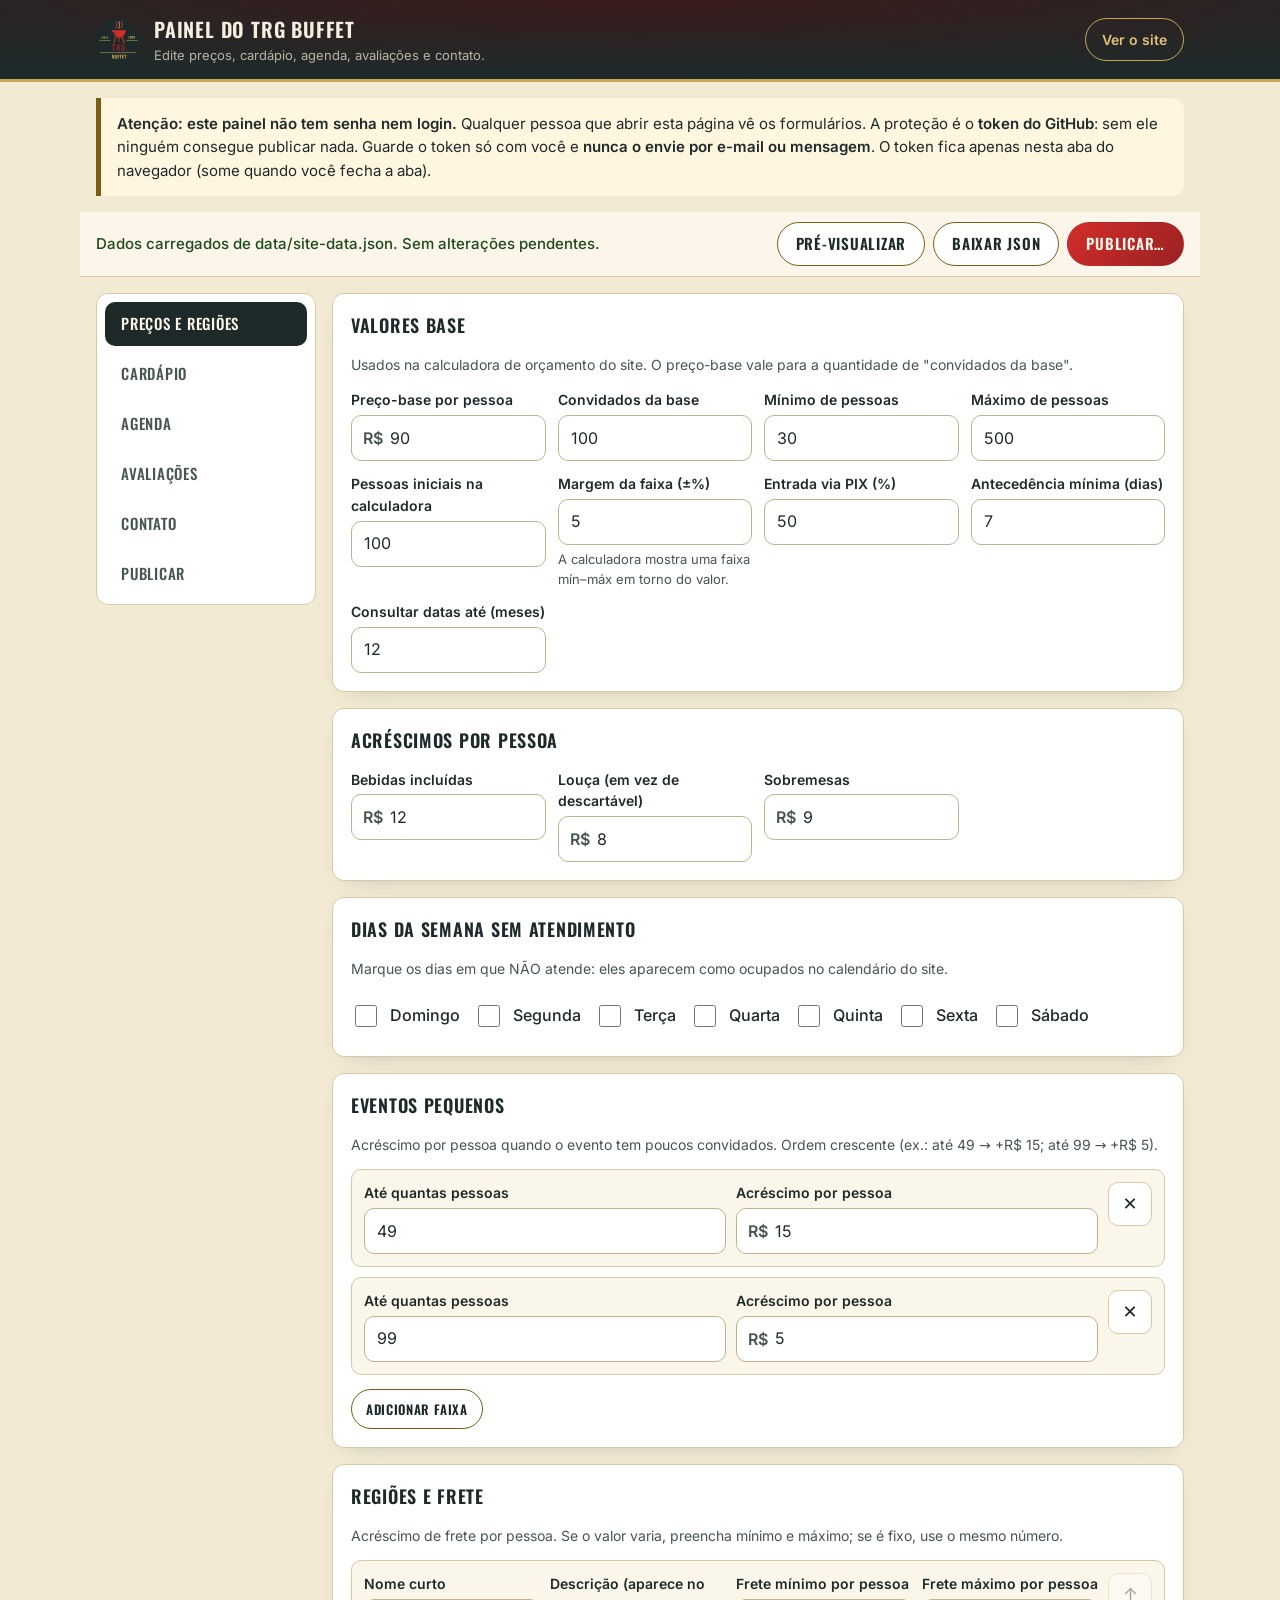
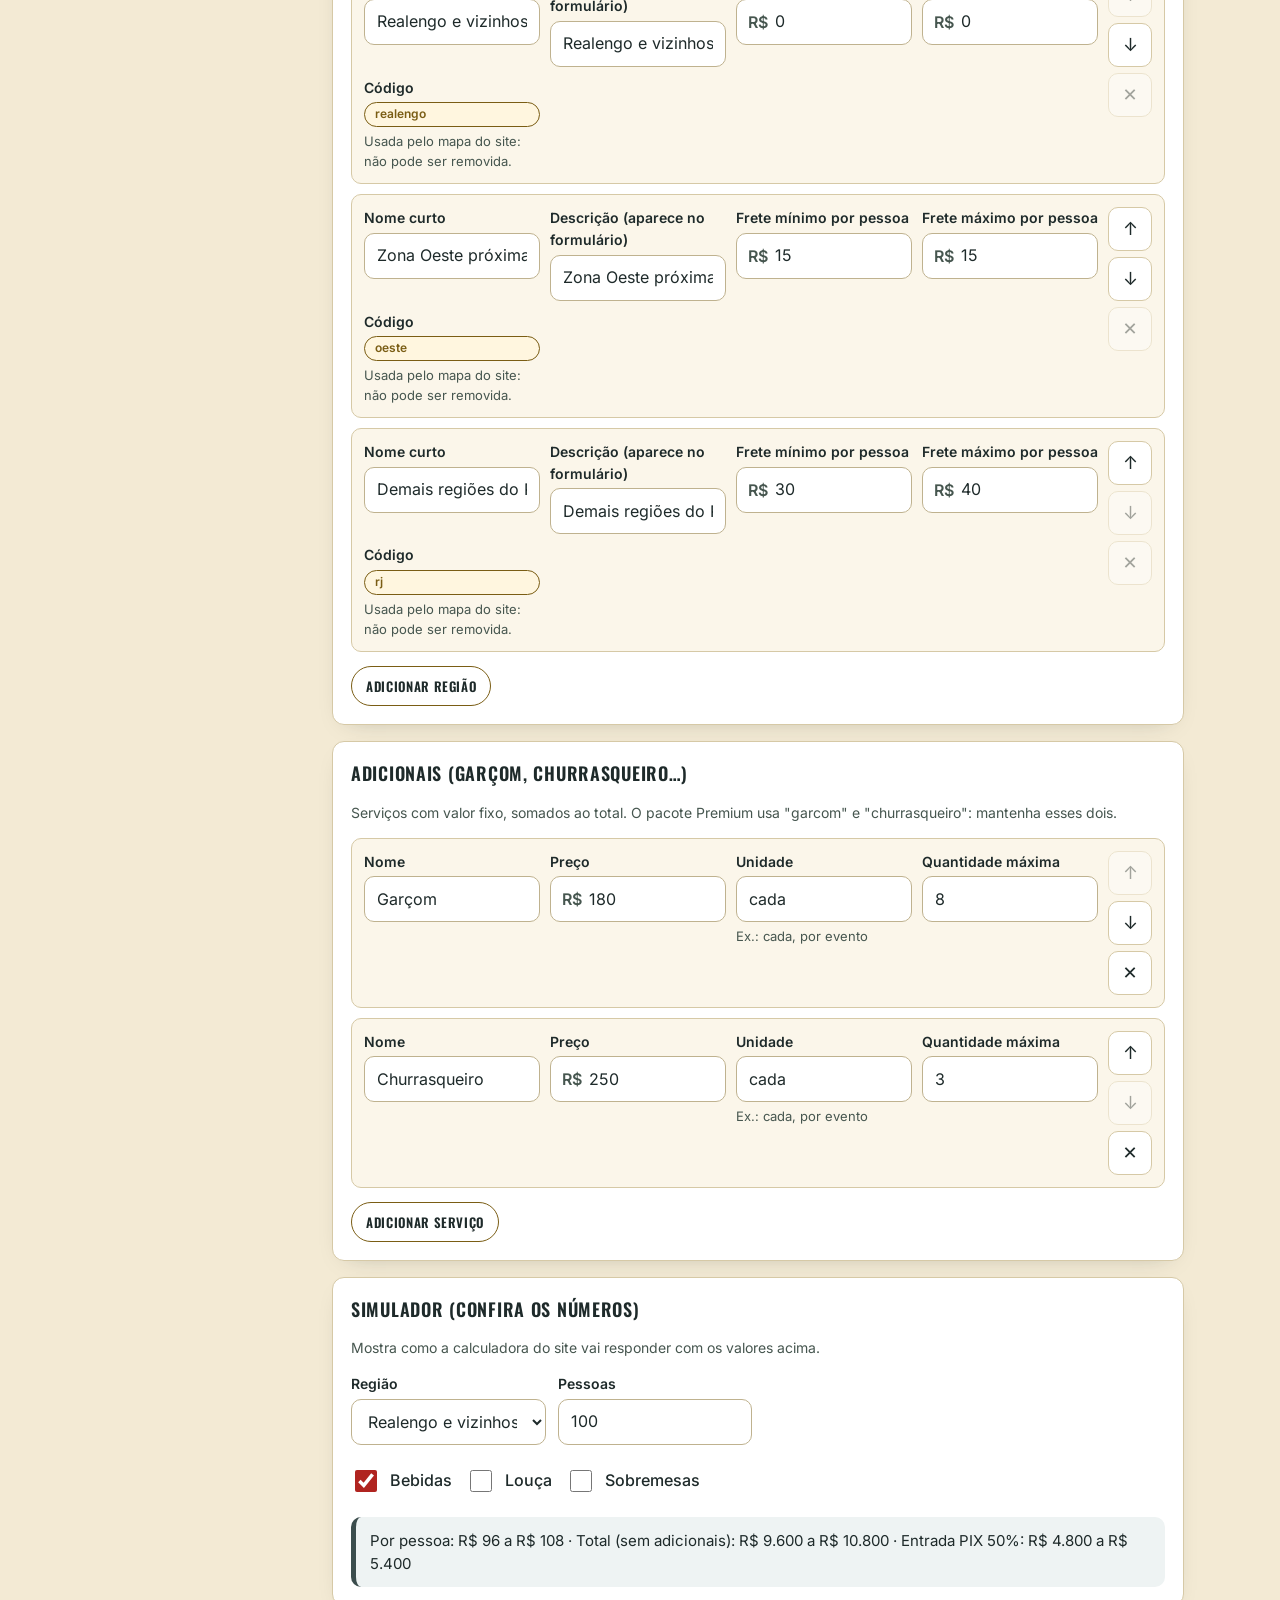
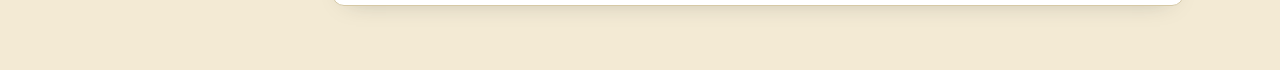
<file: admin/index.html>
<!DOCTYPE html>
<html lang="pt-BR">
<head>
  <meta charset="utf-8">
  <meta name="viewport" content="width=device-width, initial-scale=1">
  <title>Painel do TRG Buffet</title>
  <meta name="robots" content="noindex, nofollow, noarchive">
  <meta name="theme-color" content="#1E2A2A">
  <link rel="icon" href="../assets/img/favicon.svg" type="image/svg+xml">
  <link rel="preload" href="../assets/fonts/inter-latin.woff2" as="font" type="font/woff2" crossorigin>
  <link rel="preload" href="../assets/fonts/oswald-latin.woff2" as="font" type="font/woff2" crossorigin>
  <link rel="stylesheet" href="admin.css">
  <script src="../js/site.js" defer></script>
  <script src="admin.js" defer></script>
</head>
<body>
  <a class="skip" href="#conteudo">Pular para o conteúdo</a>

  <header class="top">
    <div class="top__in">
      <img class="top__logo" src="../assets/img/logo-trg-buffet.svg" alt="" width="44" height="44">
      <div>
        <h1 class="top__title">Painel do TRG Buffet</h1>
        <p class="top__sub">Edite preços, cardápio, agenda, avaliações e contato.</p>
      </div>
      <a class="top__site" href="../" target="_blank" rel="noopener">Ver o site</a>
    </div>
  </header>

  <main id="conteudo" class="wrap">
    <div class="notice" role="note">
    <strong>Atenção: este painel não tem senha nem login.</strong>
    Qualquer pessoa que abrir esta página vê os formulários. A proteção é o <strong>token do GitHub</strong>:
    sem ele ninguém consegue publicar nada. Guarde o token só com você e <strong>nunca o envie por e-mail ou mensagem</strong>.
    O token fica apenas nesta aba do navegador (some quando você fecha a aba).
  </div>

    <div class="bar" role="region" aria-label="Estado das alterações">
      <p class="bar__status" id="status" role="status" aria-live="polite">Carregando os dados…</p>
      <div class="bar__actions">
        <button class="btn btn--ghost" type="button" id="btn-preview">Pré-visualizar</button>
        <button class="btn btn--ghost" type="button" id="btn-download">Baixar JSON</button>
        <button class="btn btn--primary" type="button" id="btn-goto-publish">Publicar…</button>
      </div>
    </div>

    <div id="errors" class="errors" role="alert" hidden></div>

    <div class="layout">
      <div class="tabs" role="tablist" aria-label="Seções do painel" id="tablist">
        <button class="tab" role="tab" id="tab-precos" aria-controls="sec-precos" aria-selected="true" type="button">Preços e regiões</button>
        <button class="tab" role="tab" id="tab-cardapio" aria-controls="sec-cardapio" aria-selected="false" tabindex="-1" type="button">Cardápio</button>
        <button class="tab" role="tab" id="tab-agenda" aria-controls="sec-agenda" aria-selected="false" tabindex="-1" type="button">Agenda</button>
        <button class="tab" role="tab" id="tab-avaliacoes" aria-controls="sec-avaliacoes" aria-selected="false" tabindex="-1" type="button">Avaliações</button>
        <button class="tab" role="tab" id="tab-contato" aria-controls="sec-contato" aria-selected="false" tabindex="-1" type="button">Contato</button>
        <button class="tab" role="tab" id="tab-publicar" aria-controls="sec-publicar" aria-selected="false" tabindex="-1" type="button">Publicar</button>
      </div>

      <div class="panels">
        <section class="panel" role="tabpanel" id="sec-precos" aria-labelledby="tab-precos" tabindex="0"></section>
        <section class="panel" role="tabpanel" id="sec-cardapio" aria-labelledby="tab-cardapio" tabindex="0" hidden></section>
        <section class="panel" role="tabpanel" id="sec-agenda" aria-labelledby="tab-agenda" tabindex="0" hidden></section>
        <section class="panel" role="tabpanel" id="sec-avaliacoes" aria-labelledby="tab-avaliacoes" tabindex="0" hidden></section>
        <section class="panel" role="tabpanel" id="sec-contato" aria-labelledby="tab-contato" tabindex="0" hidden></section>
        <section class="panel" role="tabpanel" id="sec-publicar" aria-labelledby="tab-publicar" tabindex="0" hidden></section>
      </div>
    </div>
  </main>

  <dialog class="preview" id="preview" aria-labelledby="preview-title">
    <div class="preview__head">
      <h2 id="preview-title">Pré-visualização dos dados</h2>
      <button class="btn btn--ghost" type="button" id="preview-close">Fechar</button>
    </div>
    <div class="preview__body" id="preview-body"></div>
  </dialog>

  <noscript><p class="notice">Este painel precisa de JavaScript.</p></noscript>
</body>
</html>
</file>
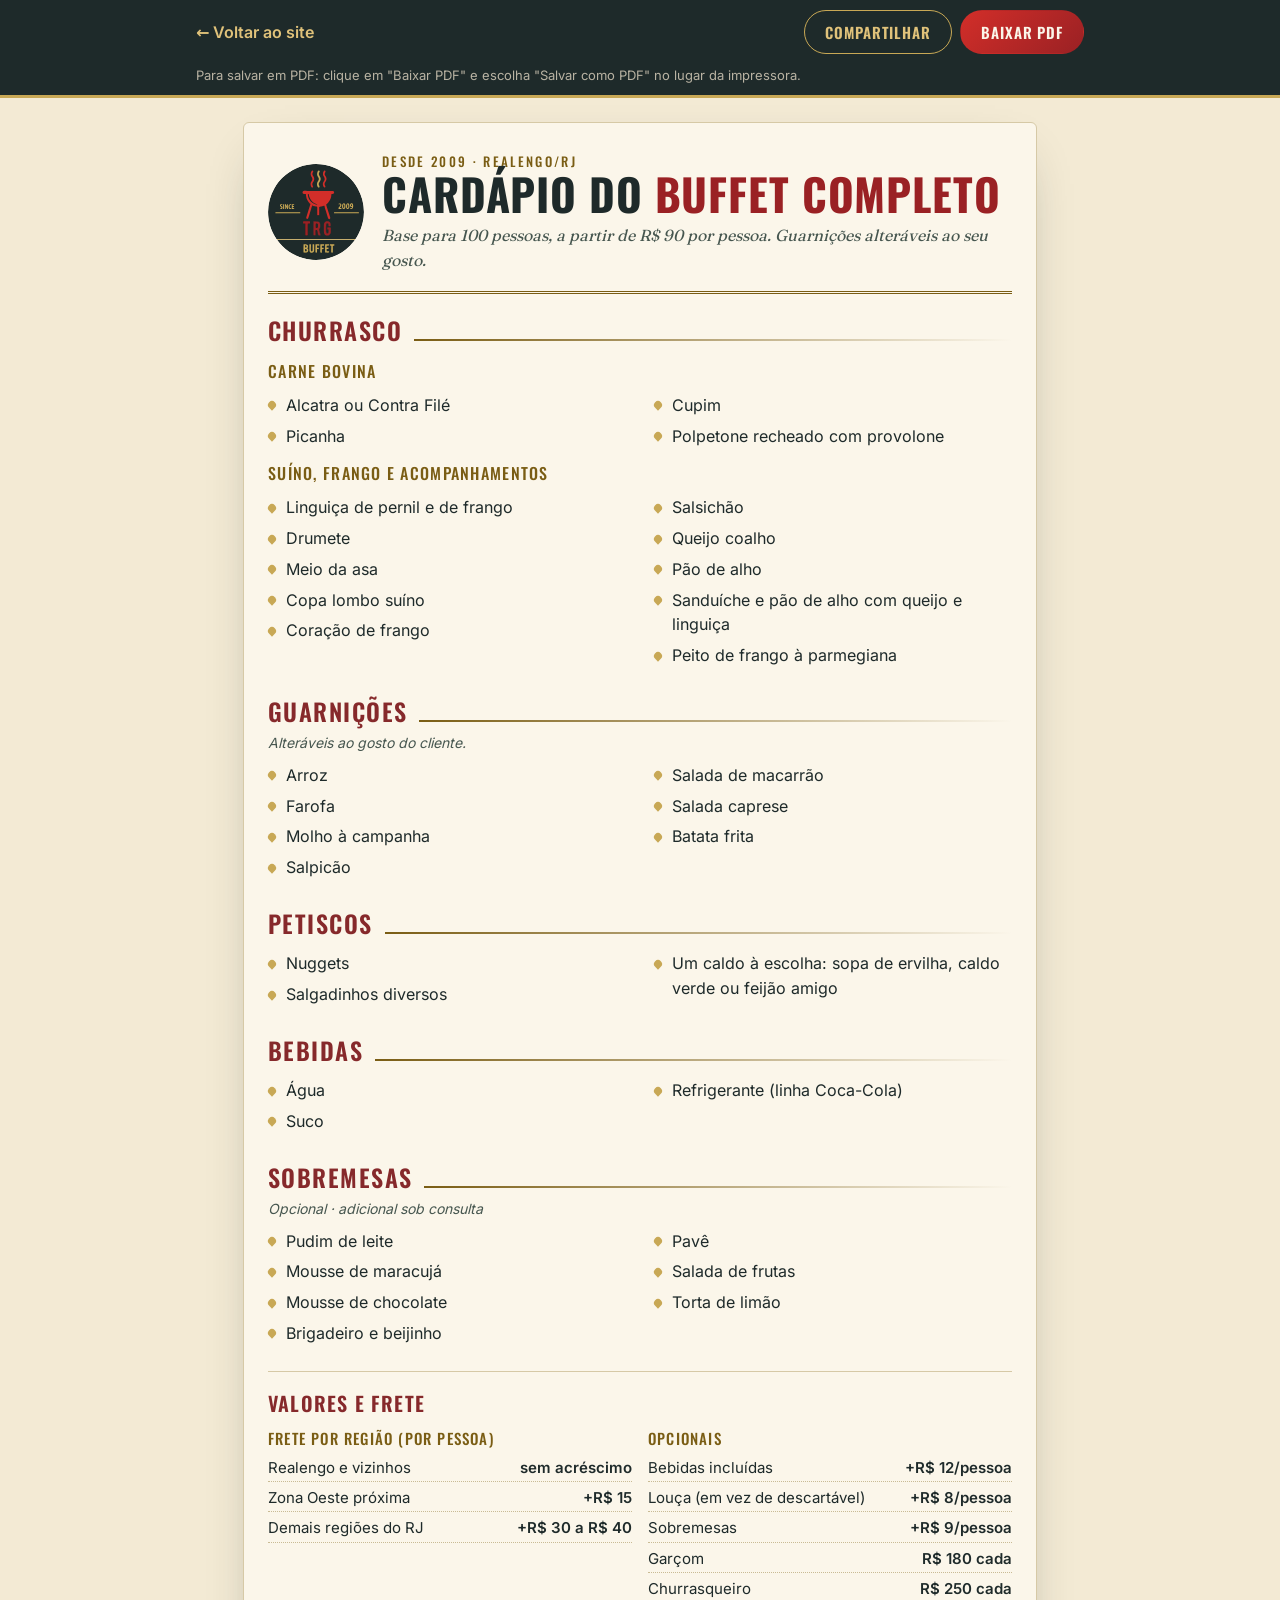
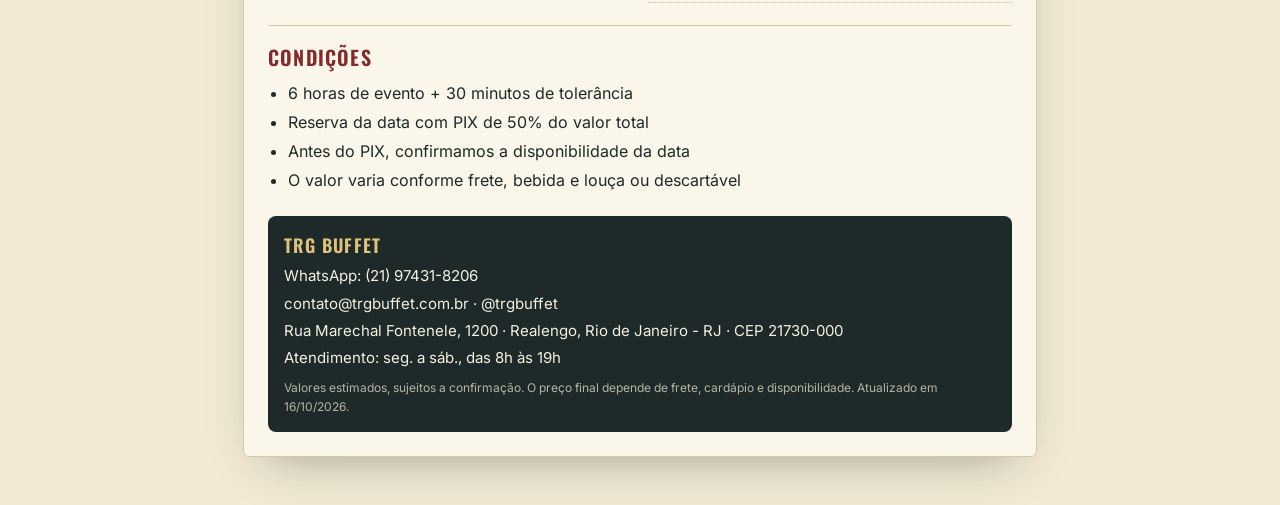
<file: cardapio.html>
<!DOCTYPE html>
<html lang="pt-BR">
<head>
  <meta charset="utf-8">
  <meta name="viewport" content="width=device-width, initial-scale=1">
  <title>Cardápio | TRG Buffet</title>
  <meta name="description" content="Cardápio completo do TRG Buffet para imprimir ou salvar em PDF: churrasco, guarnições, petiscos, bebidas, sobremesas, condições e contato.">
  <meta name="robots" content="noindex, nofollow">
  <meta name="theme-color" content="#1E2A2A">
  <link rel="canonical" href="https://www.trgbuffet.com.br/cardapio.html">
  <link rel="icon" href="assets/img/favicon.svg" type="image/svg+xml">
  <link rel="apple-touch-icon" href="assets/img/apple-touch-icon.png">
  <link rel="manifest" href="manifest.webmanifest">
  <link rel="preload" href="data/site-data.json" as="fetch" crossorigin>
  <link rel="preload" href="assets/fonts/oswald-latin.woff2" as="font" type="font/woff2" crossorigin>
  <link rel="preload" href="assets/fonts/inter-latin.woff2" as="font" type="font/woff2" crossorigin>
  <link rel="stylesheet" href="css/cardapio.css">
  <script src="js/site.js" defer></script>
  <script src="js/cardapio.js" defer></script>
</head>
<body>
  <a class="skip" href="#conteudo">Pular para o cardápio</a>

  <header class="bar no-print">
    <div class="bar__in">
      <a class="bar__back" href="./#cardapio">← Voltar ao site</a>
      <div class="bar__actions">
        <button class="btn btn--ghost" type="button" id="btn-share">Compartilhar</button>
        <button class="btn btn--primary" type="button" id="btn-print">Baixar PDF</button>
      </div>
    </div>
    <p class="bar__hint" id="hint" role="status" aria-live="polite">Para salvar em PDF: clique em "Baixar PDF" e escolha "Salvar como PDF" no lugar da impressora.</p>
  </header>

  <main id="conteudo" class="sheet">
    <header class="sheet__head">
      <img class="sheet__logo" src="assets/img/logo-trg-buffet.svg" alt="TRG Buffet" width="96" height="96">
      <div>
        <p class="sheet__eyebrow">Desde 2009 · Realengo/RJ</p>
        <h1 class="sheet__title">Cardápio do <span>Buffet Completo</span></h1>
        <p class="sheet__sub" data-sub>Carregando o cardápio…</p>
      </div>
    </header>

    <div data-categorias></div>

    <section class="sheet__block" aria-labelledby="h-valores" data-valores hidden>
      <h2 class="sheet__h" id="h-valores">Valores e frete</h2>
      <div class="sheet__cols" data-valores-body></div>
    </section>

    <section class="sheet__block" aria-labelledby="h-cond" data-cond hidden>
      <h2 class="sheet__h" id="h-cond">Condições</h2>
      <ul class="sheet__list" data-cond-list></ul>
    </section>

    <footer class="sheet__foot">
      <div data-contato></div>
      <p class="sheet__fine" data-fine></p>
    </footer>
  </main>

  <noscript><p class="noscript">Este cardápio precisa de JavaScript. Veja a versão completa em <a href="./#cardapio">trgbuffet</a>.</p></noscript>
</body>
</html>
</file>
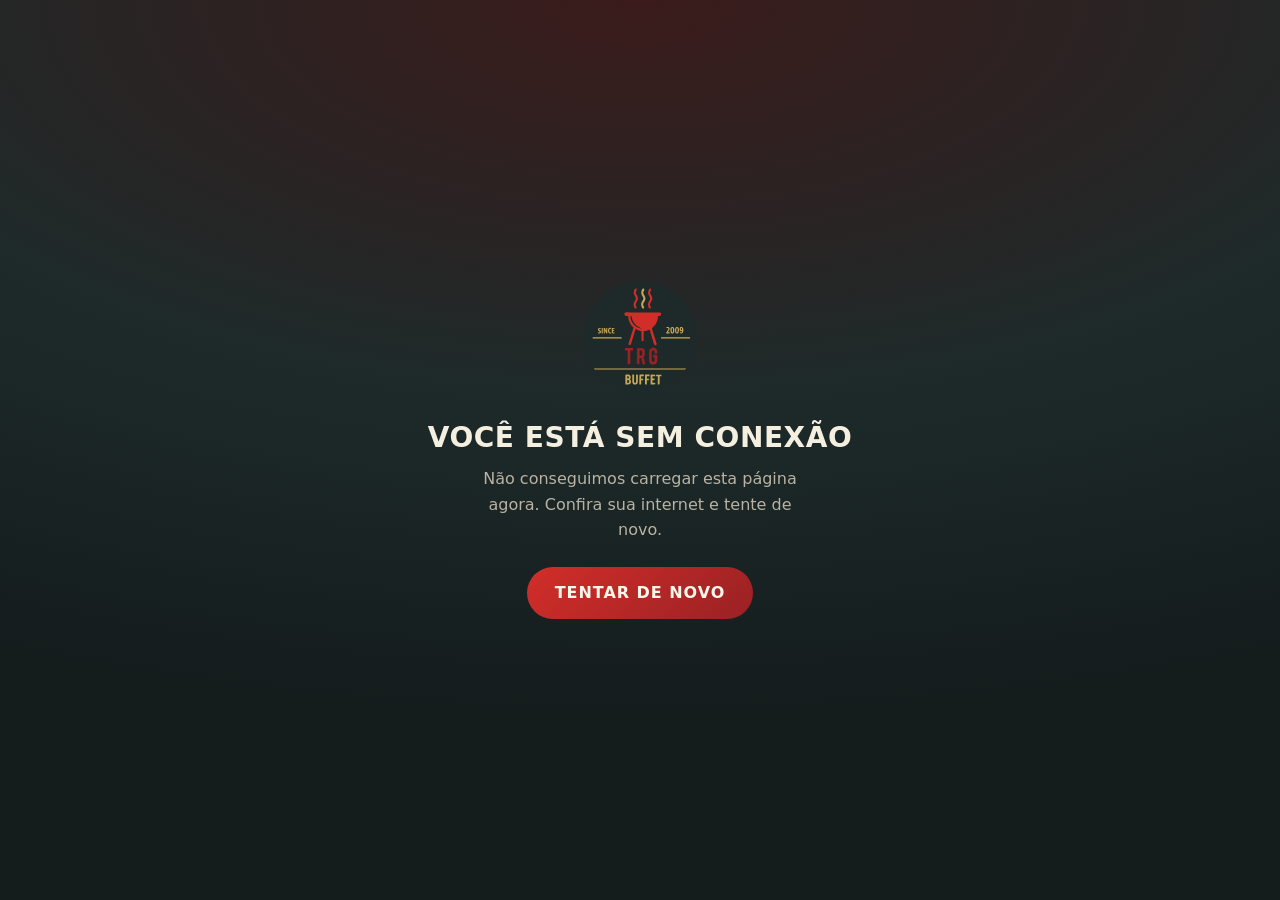
<file: offline.html>
<!DOCTYPE html>
<html lang="pt-BR">
<head>
  <meta charset="utf-8">
  <meta name="viewport" content="width=device-width, initial-scale=1">
  <meta name="robots" content="noindex">
  <meta name="theme-color" content="#1E2A2A">
  <title>Sem conexão | TRG Buffet</title>
  <style>
    :root { color-scheme: dark; }
    * { box-sizing: border-box; }
    body { margin: 0; min-height: 100vh; display: grid; place-items: center; padding: 24px; text-align: center;
      font-family: system-ui, -apple-system, "Segoe UI", Roboto, sans-serif; color: #f5efe0;
      background: radial-gradient(120% 80% at 50% 0%, #3b1b1b 0%, #1e2a2a 55%, #141c1c 100%); }
    img { width: 112px; height: 112px; margin: 0 auto 24px; border-radius: 50%; }
    h1 { margin: 0 0 12px; font-size: 1.75rem; letter-spacing: .02em; text-transform: uppercase; }
    p { margin: 0 auto 24px; max-width: 34ch; line-height: 1.6; color: #b9b3a3; }
    a { display: inline-flex; align-items: center; min-height: 52px; padding: 0 28px; border-radius: 999px; font-weight: 700;
      letter-spacing: .06em; text-transform: uppercase; text-decoration: none; color: #fbf6ea; background: linear-gradient(135deg, #d22e29, #9a2124); }
    a:focus-visible { outline: 3px solid #e0c27a; outline-offset: 3px; }
  </style>
</head>
<body>
  <main>
    <img src="assets/img/logo-trg-buffet.svg" alt="TRG Buffet" width="112" height="112">
    <h1>Você está sem conexão</h1>
    <p>Não conseguimos carregar esta página agora. Confira sua internet e tente de novo.</p>
    <a href="./">Tentar de novo</a>
  </main>
</body>
</html>
</file>
<file: css/style.css>
/* ==========================================================================
   TRG Buffet - style.css
   Direção "Brasa & Ouro" (docs/DESIGN.md). BEM, mobile-first, tokens em :root.
   ========================================================================== */

/* Fallback com métricas ajustadas ao Oswald (evita salto de layout no swap da fonte) */
@font-face {
  font-family: "Oswald Fallback";
  src: local("Arial");
  size-adjust: 77%;
  ascent-override: 120%;
  descent-override: 29%;
  line-gap-override: 0%;
}

/* Fontes self-hosted (WOFF2 variável, subset latin). Origem: Google Fonts (licença OFL). */
@font-face {
  font-family: "Oswald";
  font-style: normal;
  font-weight: 500 700;
  font-display: swap;
  src: url("../assets/fonts/oswald-latin.woff2") format("woff2");
  unicode-range: U+0000-00FF, U+0131, U+0152-0153, U+02BB-02BC, U+02C6, U+02DA, U+02DC, U+0304, U+0308, U+0329, U+2000-206F, U+20AC, U+2122, U+2191, U+2193, U+2212, U+2215, U+FEFF, U+FFFD;
}

@font-face {
  font-family: "Inter";
  font-style: normal;
  font-weight: 400 600;
  font-display: swap;
  src: url("../assets/fonts/inter-latin.woff2") format("woff2");
  unicode-range: U+0000-00FF, U+0131, U+0152-0153, U+02BB-02BC, U+02C6, U+02DA, U+02DC, U+0304, U+0308, U+0329, U+2000-206F, U+20AC, U+2122, U+2191, U+2193, U+2212, U+2215, U+FEFF, U+FFFD;
}

@font-face {
  font-family: "Fraunces";
  font-style: normal;
  font-weight: 400 600;
  font-display: swap;
  src: url("../assets/fonts/fraunces-latin.woff2") format("woff2");
  unicode-range: U+0000-00FF, U+0131, U+0152-0153, U+02BB-02BC, U+02C6, U+02DA, U+02DC, U+0304, U+0308, U+0329, U+2000-206F, U+20AC, U+2122, U+2191, U+2193, U+2212, U+2215, U+FEFF, U+FFFD;
}

@font-face {
  font-family: "Fraunces";
  font-style: italic;
  font-weight: 400;
  font-display: swap;
  src: url("../assets/fonts/fraunces-italic-latin.woff2") format("woff2");
  unicode-range: U+0000-00FF, U+0131, U+0152-0153, U+02BB-02BC, U+02C6, U+02DA, U+02DC, U+0304, U+0308, U+0329, U+2000-206F, U+20AC, U+2122, U+2191, U+2193, U+2212, U+2215, U+FEFF, U+FFFD;
}

/* 1. Tokens ---------------------------------------------------------------- */
:root {
  --carvao-900: #141c1c;
  --carvao-800: #1e2a2a;
  --carvao-700: #2a3939;
  --carvao-600: #3b4d4d;
  --brasa-500: #d22e29;
  --brasa-600: #b02420;
  --brasa-700: #9a2124;
  --vinho-800: #86292b;
  --vinho-900: #3b1b1b;
  --ouro-400: #e0c27a;
  --ouro-500: #c8a855;
  --ouro-700: #9c8240;
  --creme-50: #fbf6ea;
  --creme-100: #f3ead4;
  --texto-claro: #f5efe0;
  --texto-suave: #b9b3a3;
  --texto-escuro: #1e2a2a;
  --whatsapp: #0f7a6d; /* ícone branco: contraste 5.3:1 */

  /* aliases da convenção de ARQUITETURA.md */
  --color-bg: var(--carvao-800);
  --color-surface: var(--carvao-700);
  --color-text: var(--texto-claro);
  --color-text-muted: var(--texto-suave);
  --color-accent: var(--ouro-500);
  --color-whatsapp: var(--whatsapp);

  --grad-fogo: linear-gradient(135deg, #d22e29, #9a2124);
  --grad-hero: radial-gradient(120% 80% at 50% 0%, #3b1b1b 0%, #1e2a2a 55%, #141c1c 100%);
  --grad-ouro: linear-gradient(90deg, #9c8240, #e0c27a, #c8a855);

  --font-display: "Oswald", "Oswald Fallback", "Arial Narrow", Impact, sans-serif;
  --font-serif: "Fraunces", Georgia, "Times New Roman", serif;
  --font-body: "Inter", system-ui, -apple-system, "Segoe UI", Roboto, sans-serif;
  --font-heading: var(--font-display);

  --fs-h1: clamp(2.5rem, 8vw, 5rem);
  --fs-h2: clamp(1.875rem, 5vw, 3.25rem);
  --fs-h3: 1.375rem;
  --fs-body: 1rem;
  --fs-small: 0.875rem;

  --sp-1: 4px;
  --sp-2: 8px;
  --sp-3: 12px;
  --sp-4: 16px;
  --sp-5: 24px;
  --sp-6: 32px;
  --sp-7: 48px;
  --sp-8: 64px;
  --sp-9: 96px;
  --sp-10: 128px;

  --section-py: 64px;
  --gutter: 20px;
  --container-max: 1180px;
  --header-height: 68px;

  --r-sm: 8px;
  --r-md: 14px;
  --r-lg: 24px;
  --r-pill: 999px;

  --sh-1: 0 2px 6px rgba(0, 0, 0, 0.25);
  --sh-2: 0 10px 30px -8px rgba(0, 0, 0, 0.45);
  --sh-fogo: 0 10px 28px -6px rgba(210, 46, 41, 0.55);
  --sh-ouro: 0 0 0 1px rgba(200, 168, 85, 0.5), 0 8px 24px -10px rgba(200, 168, 85, 0.35);
  --sh-creme: 0 8px 24px -12px rgba(30, 42, 42, 0.25);

  --ease: cubic-bezier(0.22, 1, 0.36, 1);
  --transition: 200ms var(--ease);
}

@media (min-width: 768px) {
  :root {
    --section-py: 112px;
    --gutter: 32px;
    --header-height: 76px;
    --fs-h3: 1.625rem;
    --fs-body: 1.0625rem;
  }
}

/* 2. Reset / base ---------------------------------------------------------- */
*,
*::before,
*::after {
  box-sizing: border-box;
}

html {
  scroll-behavior: smooth;
  scroll-padding-top: calc(var(--header-height) + 12px);
  -webkit-text-size-adjust: 100%;
  background: var(--carvao-900);
}

body {
  margin: 0;
  font-family: var(--font-body);
  font-size: var(--fs-body);
  line-height: 1.65;
  color: var(--texto-claro);
  background: var(--carvao-800);
  -webkit-font-smoothing: antialiased;
  text-rendering: optimizeLegibility;
  overflow-x: hidden;
}

body.is-locked {
  overflow: hidden;
}

img,
svg {
  display: block;
  max-width: 100%;
  height: auto;
}

h1,
h2,
h3,
p,
ul,
ol,
figure,
blockquote {
  margin: 0;
}

ul,
ol {
  padding: 0;
  list-style: none;
}

a {
  color: inherit;
}

button,
input,
select,
textarea {
  font: inherit;
  color: inherit;
}

button {
  cursor: pointer;
}

h1,
h2,
h3 {
  font-family: var(--font-display);
  font-weight: 600;
  letter-spacing: 0.02em;
  line-height: 1.1;
}

:focus-visible {
  outline: 3px solid var(--ouro-400);
  outline-offset: 3px;
}

/* anel de foco com contraste em fundos claros */
.about :focus-visible,
.includes :focus-visible,
.gallery :focus-visible,
.faq :focus-visible,
.form :focus-visible {
  outline-color: var(--brasa-600);
}

::selection {
  background: var(--brasa-500);
  color: var(--creme-50);
}

/* 3. Utilitários ----------------------------------------------------------- */
.container {
  width: 100%;
  max-width: calc(var(--container-max) + var(--gutter) * 2);
  margin-inline: auto;
  padding-inline: var(--gutter);
}

.visually-hidden {
  position: absolute !important;
  width: 1px;
  height: 1px;
  margin: -1px;
  padding: 0;
  overflow: hidden;
  clip: rect(0 0 0 0);
  white-space: nowrap;
  border: 0;
}

.skip-link {
  position: fixed;
  top: 8px;
  left: 8px;
  z-index: 200;
  padding: 12px 20px;
  background: var(--ouro-500);
  color: var(--carvao-800);
  font-weight: 600;
  border-radius: var(--r-pill);
  text-decoration: none;
  transform: translateY(-200%);
  transition: transform var(--transition);
}

.skip-link:focus {
  transform: translateY(0);
}

/* Seções e títulos -------------------------------------------------------- */
.section {
  position: relative;
  padding-block: var(--section-py);
}

.section__title {
  font-size: var(--fs-h2);
  text-transform: uppercase;
  text-wrap: balance;
}

.section__title::after {
  content: "";
  display: block;
  width: 72px;
  height: 3px;
  margin-top: var(--sp-4);
  background: var(--grad-ouro);
  border-radius: 2px;
  transform-origin: left;
}

.section__lead {
  max-width: 62ch;
  margin-top: var(--sp-4);
  font-family: var(--font-serif);
  font-size: 1.125rem;
  line-height: 1.55;
  color: var(--texto-suave);
}

.section__lead + * {
  margin-top: var(--sp-7);
}

/* Seções claras */
.about,
.includes,
.gallery,
.faq {
  background: var(--creme-50);
  color: var(--texto-escuro);
}

.includes {
  background: var(--creme-100);
}

.about .section__lead,
.includes .section__lead,
.gallery .section__lead,
.faq .section__lead {
  color: #4a5a5a;
}

.about .section__title::after,
.includes .section__title::after,
.gallery .section__title::after,
.faq .section__title::after {
  background: var(--grad-fogo);
}

/* Seções escuras */
.menu {
  background: var(--carvao-800);
}

.steps {
  background: var(--carvao-900);
}

.testimonials {
  background: var(--carvao-800);
}

/* 4. Botões ---------------------------------------------------------------- */
.btn {
  display: inline-flex;
  align-items: center;
  justify-content: center;
  gap: var(--sp-2);
  min-height: 52px;
  padding: 0 28px;
  border: 1.5px solid transparent;
  border-radius: var(--r-pill);
  font-family: var(--font-display);
  font-weight: 600;
  font-size: 1rem;
  letter-spacing: 0.06em;
  text-transform: uppercase;
  text-align: center;
  text-decoration: none;
  line-height: 1.2;
  transition: transform var(--transition), box-shadow var(--transition), background-color var(--transition),
    color var(--transition), filter var(--transition);
}

.btn:active {
  transform: scale(0.98);
}

.btn--primary {
  background: var(--grad-fogo);
  color: var(--creme-50);
  box-shadow: var(--sh-fogo);
}

.btn--primary:hover {
  transform: translateY(-2px);
  filter: brightness(1.1);
  box-shadow: 0 14px 34px -6px rgba(210, 46, 41, 0.7);
}

.btn--primary:active {
  transform: scale(0.98);
}

.btn--ghost {
  background: transparent;
  border-color: var(--ouro-500);
  color: var(--ouro-500);
}

.btn--ghost:hover {
  background: var(--ouro-500);
  color: var(--carvao-800);
  transform: translateY(-2px);
}

/* 5. Header / navegação ---------------------------------------------------- */
.header {
  position: fixed;
  inset: 0 0 auto 0;
  z-index: 100;
  height: var(--header-height);
  transition: transform 400ms var(--ease);
}

.header::before {
  /* fundo no pseudo-elemento: backdrop-filter no próprio header quebraria o drawer fixed */
  content: "";
  position: absolute;
  inset: 0;
  background: rgba(30, 42, 42, 0.88);
  -webkit-backdrop-filter: blur(12px);
  backdrop-filter: blur(12px);
  box-shadow: 0 6px 24px -10px rgba(0, 0, 0, 0.6);
  opacity: 0;
  transition: opacity 300ms var(--ease);
}

.header.is-scrolled::before {
  opacity: 1;
}

.header.is-hidden {
  transform: translateY(-100%);
}

.header__inner {
  display: flex;
  align-items: center;
  justify-content: space-between;
  height: 100%;
}

.header__brand {
  display: inline-flex;
  align-items: center;
  position: relative;
  z-index: 2;
}

.header__logo {
  width: 84px;
  height: 84px;
  margin-block: 0 -16px;
  filter: drop-shadow(0 6px 14px rgba(0, 0, 0, 0.55));
  object-fit: contain;
  transition: transform 400ms var(--ease);
}

.header__brand:hover .header__logo {
  transform: rotate(-6deg) scale(1.06);
}

.header__toggle {
  position: relative;
  z-index: 2;
  width: 48px;
  height: 48px;
  padding: 0;
  background: transparent;
  border: 0;
  border-radius: var(--r-sm);
}

.header__toggle::before,
.header__toggle::after {
  content: "";
  position: absolute;
  left: 12px;
  right: 12px;
  height: 2px;
  background: var(--texto-claro);
  border-radius: 2px;
  transition: transform 300ms var(--ease), top 300ms var(--ease), opacity 200ms;
}

.header__toggle::before {
  top: 18px;
  box-shadow: 0 7px 0 var(--texto-claro);
}

.header__toggle::after {
  top: 32px;
}

.header__toggle[aria-expanded="true"]::before {
  top: 24px;
  box-shadow: none;
  transform: rotate(45deg);
}

.header__toggle[aria-expanded="true"]::after {
  top: 24px;
  transform: rotate(-45deg);
}

/* Drawer mobile */
.nav {
  position: fixed;
  inset: 0;
  z-index: 1;
  display: flex;
  flex-direction: column;
  justify-content: center;
  padding: calc(var(--header-height) + 16px) var(--gutter) 32px;
  background: var(--carvao-800) var(--grad-hero);
  opacity: 0;
  visibility: hidden;
  transform: translateY(-12px);
  transition: opacity 300ms var(--ease), transform 400ms var(--ease), visibility 0s linear 400ms;
}

.nav.is-open {
  opacity: 1;
  visibility: visible;
  transform: none;
  transition-delay: 0s;
}

.nav__list {
  display: flex;
  flex-direction: column;
  gap: var(--sp-2);
}

.nav__link {
  display: block;
  padding: 10px 0;
  font-family: var(--font-display);
  font-weight: 500;
  font-size: 1.75rem;
  letter-spacing: 0.04em;
  text-transform: uppercase;
  text-decoration: none;
  color: var(--texto-claro);
  border-bottom: 1px solid var(--carvao-600);
  transition: color var(--transition), padding-left var(--transition);
}

.nav__link:hover {
  color: var(--ouro-400);
  padding-left: 8px;
}

.nav__link--cta {
  margin-top: var(--sp-5);
  border: 1.5px solid transparent;
  font-size: 1.125rem;
  color: var(--creme-50);
}

.nav__link--cta:hover {
  color: var(--creme-50);
  padding-left: 28px;
}

@media (min-width: 1024px) and (max-width: 1199px) {
  .nav__list {
    gap: var(--sp-4);
  }

  .nav__link,
  .nav__link--cta {
    font-size: 0.875rem;
  }
}

@media (min-width: 1024px) {
  .header__logo {
    width: 116px;
    height: 116px;
    margin-block: 0 -40px;
  }

  .header__toggle {
    display: none;
  }

  .nav {
    position: static;
    inset: auto;
    z-index: auto;
    flex-direction: row;
    padding: 0;
    background: none;
    opacity: 1;
    visibility: visible;
    transform: none;
  }

  .nav__list {
    flex-direction: row;
    align-items: center;
    gap: var(--sp-5);
  }

  .nav__link {
    position: relative;
    padding: 12px 0;
    font-size: 0.9375rem;
    border: 0;
  }

  .nav__link:hover {
    padding-left: 0;
  }

  .nav__link:not(.nav__link--cta)::after {
    content: "";
    position: absolute;
    left: 0;
    bottom: 0;
    width: 100%;
    height: 2px;
    background: var(--ouro-500);
    transform: scaleX(0);
    transform-origin: left;
    transition: transform 300ms var(--ease);
  }

  .nav__link:not(.nav__link--cta):hover::after {
    transform: scaleX(1);
  }

  .nav__link--cta {
    margin: 0;
    min-height: 44px;
    padding: 0 22px;
    display: inline-flex;
    align-items: center;
    font-size: 0.9375rem;
  }

  .nav__link--cta:hover {
    padding-left: 22px;
  }
}

/* 6. Hero ------------------------------------------------------------------ */
.hero {
  position: relative;
  display: flex;
  align-items: center;
  min-height: 100vh;
  min-height: 100svh;
  padding-block: calc(var(--header-height) + 48px) var(--sp-8);
  /* camadas: overlay carvão/vinho p/ contraste, foto (WebP) e SVG como fallback */
  background-color: var(--carvao-900);
  background-image:
    linear-gradient(180deg, rgba(20, 28, 28, 0.72) 0%, rgba(30, 42, 42, 0.86) 62%, #141c1c 100%),
    radial-gradient(110% 70% at 20% 0%, rgba(134, 41, 43, 0.55), transparent 70%),
    url("../assets/fotos/hero-bg-1600.webp"),
    url("../assets/img/hero.svg");
  background-size: cover;
  background-position: center;
  overflow: hidden;
  isolation: isolate;
}

.hero::before {
  /* brilho de brasa no rodapé */
  content: "";
  position: absolute;
  inset: auto -20% -30% -20%;
  height: 60%;
  z-index: -1;
  background: radial-gradient(50% 60% at 50% 100%, rgba(210, 46, 41, 0.42), transparent 70%);
  animation: glow 5s ease-in-out infinite alternate;
}

.hero::after {
  /* grão sutil */
  content: "";
  position: absolute;
  inset: 0;
  z-index: -1;
  opacity: 0.05;
  pointer-events: none;
  background-image: url("data:image/svg+xml,%3Csvg xmlns='http://www.w3.org/2000/svg' width='160' height='160'%3E%3Cfilter id='n'%3E%3CfeTurbulence type='fractalNoise' baseFrequency='.9' numOctaves='2' stitchTiles='stitch'/%3E%3C/filter%3E%3Crect width='100%25' height='100%25' filter='url(%23n)'/%3E%3C/svg%3E");
}

.hero__inner {
  display: grid;
  grid-template-columns: minmax(0, 1fr);
  gap: 0;
  align-items: center;
}

.hero__media {
  margin-top: var(--sp-7);
}

.hero__eyebrow,
.eyebrow {
  font-family: var(--font-display);
  font-weight: 500;
  font-size: 0.8125rem;
  letter-spacing: 0.18em;
  text-transform: uppercase;
  color: var(--ouro-500);
}

.hero__eyebrow {
  display: flex;
  align-items: center;
  gap: var(--sp-3);
}

.hero__eyebrow::before {
  content: "";
  width: 36px;
  height: 1px;
  background: var(--ouro-500);
}

.hero__title {
  margin-top: var(--sp-4);
  font-size: var(--fs-h1);
  line-height: 1.02;
  text-transform: uppercase;
  text-wrap: balance;
  text-shadow: 0 4px 30px rgba(0, 0, 0, 0.4);
}

.hero__lead {
  max-width: 54ch;
  margin-top: var(--sp-5);
  font-family: var(--font-serif);
  font-size: 1.1875rem;
  line-height: 1.55;
  color: var(--texto-claro);
  opacity: 0.9;
}

.hero__actions {
  display: flex;
  flex-direction: column;
  gap: var(--sp-3);
  margin-top: var(--sp-6);
}

.hero__media {
  position: relative;
  display: block;
  border-radius: var(--r-lg);
  box-shadow: var(--sh-2), var(--sh-ouro);
  animation: float 7s ease-in-out infinite;
}

.hero__img {
  width: 100%;
  border-radius: var(--r-lg);
  aspect-ratio: 3 / 2;
  object-fit: cover;
}

.hero__media::after {
  /* medalhão do logo */
  content: "";
  position: absolute;
  right: -8px;
  bottom: -28px;
  width: 104px;
  height: 104px;
  border-radius: 50%;
  background: url("../assets/img/logo-trg-buffet.svg") center / cover no-repeat;
  box-shadow: 0 10px 30px rgba(0, 0, 0, 0.55), 0 0 0 3px var(--ouro-500);
}

.hero__ember {
  position: absolute;
  bottom: -10px;
  z-index: -1;
  width: var(--s, 5px);
  height: var(--s, 5px);
  border-radius: 50%;
  background: var(--c, var(--ouro-400));
  box-shadow: 0 0 10px 2px var(--c, var(--ouro-400));
  opacity: 0;
  animation: ember var(--d, 9s) linear var(--delay, 0s) infinite;
  pointer-events: none;
}

@media (min-width: 640px) {
  .hero__actions {
    flex-direction: row;
    flex-wrap: wrap;
  }
}

@media (min-width: 1024px) {
  .hero__inner {
    grid-template-columns: minmax(0, 1.1fr) minmax(0, 0.9fr);
    column-gap: var(--sp-9);
    align-content: center;
  }

  .hero__title {
    font-size: clamp(2.5rem, min(5vw, 8.5vh), 4.5rem);
  }

  .hero__inner > :not(.hero__media) {
    grid-column: 1;
  }

  .hero__media {
    grid-column: 2;
    grid-row: 1 / span 4;
    margin-top: 0;
  }

  .hero__media::after {
    width: 150px;
    height: 150px;
    right: -28px;
    bottom: -40px;
  }
}

/* 7. Sobre ----------------------------------------------------------------- */
.about__grid {
  display: grid;
  gap: var(--sp-5);
  font-size: 1.0625rem;
}

.about__highlights {
  display: grid;
  gap: var(--sp-3);
}

.about__highlight {
  display: flex;
  align-items: center;
  gap: var(--sp-3);
  padding: var(--sp-4) var(--sp-5);
  background: #fff;
  border-radius: var(--r-md);
  box-shadow: var(--sh-creme);
  border-left: 4px solid var(--brasa-500);
  font-family: var(--font-display);
  font-weight: 500;
  font-size: 1.125rem;
  letter-spacing: 0.03em;
  text-transform: uppercase;
  transition: transform var(--transition), box-shadow var(--transition);
}

.about__highlight:hover {
  transform: translateX(6px);
}

@media (min-width: 768px) {
  .about__grid {
    grid-template-columns: 1fr 1fr;
    gap: var(--sp-6) var(--sp-8);
  }

  .about__highlights {
    grid-column: 1 / -1;
    grid-template-columns: repeat(3, 1fr);
  }
}

/* 8. Cardápio -------------------------------------------------------------- */
.tabs__list {
  position: relative;
  display: flex;
  gap: var(--sp-2);
  padding: 6px;
  width: max-content;
  max-width: 100%;
  overflow-x: auto;
  scrollbar-width: none;
  background: var(--carvao-900);
  border: 1px solid var(--carvao-600);
  border-radius: var(--r-pill);
}

.tabs__list::-webkit-scrollbar {
  display: none;
}

.tabs__list::before {
  /* indicador dourado deslizante (posição via JS: --ind-x/--ind-w) */
  content: "";
  position: absolute;
  top: 6px;
  bottom: 6px;
  left: 0;
  width: var(--ind-w, 0);
  background: var(--grad-ouro);
  border-radius: var(--r-pill);
  transform: translateX(var(--ind-x, 0));
  transition: transform 400ms var(--ease), width 400ms var(--ease);
}

.tabs__tab {
  position: relative;
  flex: 0 0 auto;
  min-height: 44px;
  padding: 0 20px;
  background: transparent;
  border: 0;
  border-radius: var(--r-pill);
  font-family: var(--font-display);
  font-weight: 500;
  font-size: 1rem;
  letter-spacing: 0.06em;
  text-transform: uppercase;
  color: var(--texto-suave);
  white-space: nowrap;
  transition: color var(--transition);
}

.tabs__tab:hover {
  color: var(--texto-claro);
}

.tabs__tab[aria-selected="true"] {
  color: var(--carvao-800);
}

.tabs__panel {
  margin-top: var(--sp-6);
  animation: panel-in 350ms var(--ease);
}

.tabs__panel[hidden] {
  display: none;
}

.tabs__panel:focus-visible {
  outline-offset: 8px;
}

.menu__group-title {
  margin: var(--sp-6) 0 var(--sp-4);
  font-size: var(--fs-h3);
  color: var(--ouro-500);
  text-transform: uppercase;
}

.menu__group-title:first-child {
  margin-top: 0;
}

.menu__note {
  display: inline-block;
  margin-bottom: var(--sp-5);
  padding: 6px 14px;
  font-size: var(--fs-small);
  color: var(--ouro-400);
  border: 1px solid rgba(200, 168, 85, 0.5);
  border-radius: var(--r-pill);
}

.menu__list {
  display: grid;
  gap: var(--sp-3);
  grid-template-columns: 1fr;
}

.menu__item {
  position: relative;
  padding: 16px 20px 16px 52px;
  background: var(--carvao-700);
  border: 1px solid var(--carvao-600);
  border-radius: var(--r-md);
  box-shadow: var(--sh-1);
  animation: item-in 500ms var(--ease) backwards;
  transition: border-color var(--transition), box-shadow var(--transition), transform var(--transition);
}

.menu__item::before {
  /* marcador de chama dourada */
  content: "";
  position: absolute;
  left: 20px;
  top: 50%;
  width: 18px;
  height: 22px;
  transform: translateY(-50%);
  background: url("data:image/svg+xml,%3Csvg xmlns='http://www.w3.org/2000/svg' viewBox='-30 -62 60 94'%3E%3Cpath d='M0,-60 C14,-38 34,-24 30,0 C27,18 14,28 0,28 C-14,28 -28,16 -27,-2 C-26,-14 -16,-20 -10,-34 C-6,-26 -2,-40 0,-60Z' fill='%23C8A855'/%3E%3C/svg%3E") center / contain no-repeat;
  transition: transform 300ms var(--ease);
}

.menu__item:hover {
  border-color: var(--ouro-500);
  box-shadow: var(--sh-2);
  transform: translateY(-4px);
}

.menu__item:hover::before {
  transform: translateY(-50%) rotate(-8deg) scale(1.15);
}

.menu__item:nth-child(2) { animation-delay: 60ms; }
.menu__item:nth-child(3) { animation-delay: 120ms; }
.menu__item:nth-child(4) { animation-delay: 180ms; }
.menu__item:nth-child(5) { animation-delay: 240ms; }
.menu__item:nth-child(6) { animation-delay: 300ms; }
.menu__item:nth-child(n + 7) { animation-delay: 360ms; }

.menu__price-note {
  max-width: 62ch;
  margin-top: var(--sp-7);
  padding: var(--sp-4) var(--sp-5);
  font-size: var(--fs-small);
  color: var(--texto-suave);
  border-left: 3px solid var(--brasa-500);
  background: rgba(255, 255, 255, 0.03);
  border-radius: 0 var(--r-sm) var(--r-sm) 0;
}

@media (min-width: 640px) {
  .menu__list {
    grid-template-columns: repeat(2, 1fr);
  }
}

@media (min-width: 1024px) {
  .menu__list {
    grid-template-columns: repeat(3, 1fr);
    gap: var(--sp-4);
  }
}

/* 9. O que inclui ---------------------------------------------------------- */
.includes__list {
  display: grid;
  gap: var(--sp-4);
}

.includes__item {
  position: relative;
  padding: 24px 24px 24px 96px;
  background: var(--creme-50);
  border: 1px solid rgba(156, 130, 64, 0.35);
  border-radius: var(--r-md);
  box-shadow: var(--sh-creme);
  transition: transform var(--transition), box-shadow var(--transition), border-color var(--transition);
}

.includes__item::before {
  /* ícone: círculo vinho com traço dourado */
  content: "";
  position: absolute;
  left: 24px;
  top: 24px;
  width: 52px;
  height: 52px;
  border-radius: 50%;
  background: var(--vinho-800) url("data:image/svg+xml,%3Csvg xmlns='http://www.w3.org/2000/svg' viewBox='0 0 24 24' fill='none' stroke='%23E0C27A' stroke-width='2.4' stroke-linecap='round' stroke-linejoin='round'%3E%3Cpath d='M5 12.5l4.5 4.5L19 7.5'/%3E%3C/svg%3E") center / 26px no-repeat;
  transition: transform 300ms var(--ease);
}

.includes__item:hover {
  transform: translateY(-4px);
  box-shadow: 0 16px 32px -14px rgba(30, 42, 42, 0.4);
  border-color: var(--ouro-700);
}

.includes__item:hover::before {
  transform: rotate(-4deg) scale(1.06);
}

.includes__title {
  font-size: 1.25rem;
  text-transform: uppercase;
  color: var(--texto-escuro);
}

.includes__text {
  margin-top: var(--sp-2);
  font-size: 0.9375rem;
  color: #4a5a5a;
}

@media (min-width: 640px) {
  .includes__list {
    grid-template-columns: repeat(2, 1fr);
    gap: var(--sp-5);
  }
}

/* 10. Como funciona -------------------------------------------------------- */
.steps__list {
  position: relative;
  display: grid;
  gap: var(--sp-6);
  counter-reset: passo;
}

.steps__item {
  position: relative;
  counter-increment: passo;
  padding: 0 0 0 80px;
}

.steps__item::before {
  content: counter(passo);
  position: absolute;
  left: 0;
  top: -6px;
  width: 56px;
  height: 56px;
  display: grid;
  place-items: center;
  font-family: var(--font-display);
  font-weight: 700;
  font-size: 1.75rem;
  color: var(--carvao-900);
  background: var(--grad-ouro);
  border-radius: 50%;
  box-shadow: 0 0 0 6px rgba(200, 168, 85, 0.15);
}

.steps__item:not(:last-child)::after {
  /* conector pontilhado */
  content: "";
  position: absolute;
  left: 27px;
  top: 56px;
  bottom: calc(var(--sp-6) * -1 + 6px);
  border-left: 2px dotted var(--ouro-700);
}

.steps__title {
  font-size: var(--fs-h3);
  text-transform: uppercase;
  color: var(--ouro-400);
}

.steps__text {
  max-width: 48ch;
  margin-top: var(--sp-2);
  color: var(--texto-suave);
}

.steps__note {
  display: inline-block;
  margin-top: var(--sp-7);
  padding: 10px 20px;
  font-family: var(--font-display);
  font-weight: 500;
  letter-spacing: 0.05em;
  text-transform: uppercase;
  color: var(--ouro-400);
  border: 1px solid var(--ouro-700);
  border-radius: var(--r-pill);
}

@media (min-width: 900px) {
  .steps__list {
    grid-template-columns: repeat(3, 1fr);
    gap: var(--sp-7);
  }

  .steps__item {
    padding: 72px 0 0;
  }

  .steps__item::before {
    top: 0;
    width: 64px;
    height: 64px;
    font-size: 2rem;
  }

  .steps__item:not(:last-child)::after {
    left: 80px;
    right: calc(var(--sp-7) * -1 + 16px);
    top: 31px;
    bottom: auto;
    border-left: 0;
    border-top: 2px dotted var(--ouro-700);
  }
}

/* 11. Galeria -------------------------------------------------------------- */
.gallery__grid {
  display: grid;
  grid-template-columns: repeat(2, 1fr);
  gap: var(--sp-3);
}

.gallery__item {
  position: relative;
  overflow: hidden;
  border-radius: var(--r-md);
  box-shadow: var(--sh-creme);
  cursor: zoom-in;
}

.gallery__item::after {
  content: "";
  position: absolute;
  inset: 0;
  background: linear-gradient(0deg, rgba(134, 41, 43, 0.65), rgba(134, 41, 43, 0.15));
  opacity: 0;
  transition: opacity 300ms var(--ease);
  pointer-events: none;
}

.gallery__btn {
  display: block;
  width: 100%;
  padding: 0;
  background: none;
  border: 0;
  border-radius: inherit;
  cursor: zoom-in;
}

.gallery__img {
  width: 100%;
  aspect-ratio: 1;
  object-fit: cover;
  transition: transform 600ms var(--ease);
}

.gallery__item:hover .gallery__img,
.gallery__item:focus-within .gallery__img {
  transform: scale(1.06);
}

.gallery__item:hover::after,
.gallery__item:focus-within::after {
  opacity: 1;
}

@media (min-width: 768px) {
  .gallery__grid {
    grid-template-columns: repeat(3, 1fr);
    gap: var(--sp-5);
  }

  .gallery__item:nth-child(1),
  .gallery__item:nth-child(6) {
    grid-column: span 1;
  }
}

/* Lightbox (criado via JS) */
.lightbox {
  position: fixed;
  inset: 0;
  z-index: 300;
  display: grid;
  place-items: center;
  padding: var(--sp-5);
  background: rgba(20, 28, 28, 0.94);
  animation: fade-in 250ms var(--ease);
}

.lightbox[hidden] {
  display: none;
}

.lightbox__figure {
  max-width: min(92vw, 720px);
  max-height: 86vh;
}

.lightbox__img {
  width: 100%;
  max-height: 76vh;
  object-fit: contain;
  border-radius: var(--r-lg);
  box-shadow: var(--sh-2);
}

.lightbox__caption {
  margin-top: var(--sp-3);
  text-align: center;
  color: var(--texto-suave);
  font-size: var(--fs-small);
}

.lightbox__btn {
  position: absolute;
  width: 48px;
  height: 48px;
  display: grid;
  place-items: center;
  font-size: 1.5rem;
  line-height: 1;
  color: var(--texto-claro);
  background: var(--carvao-700);
  border: 1px solid var(--carvao-600);
  border-radius: 50%;
  transition: background-color var(--transition), color var(--transition);
}

.lightbox__btn:hover {
  background: var(--ouro-500);
  color: var(--carvao-800);
}

.lightbox__btn--close {
  top: 16px;
  right: 16px;
}

.lightbox__btn--prev {
  left: 12px;
  top: calc(50% - 24px);
}

.lightbox__btn--next {
  right: 12px;
  top: calc(50% - 24px);
}

/* 12. Depoimentos ---------------------------------------------------------- */
.testimonials__list {
  display: flex;
  gap: var(--sp-4);
  margin: var(--sp-7) calc(var(--gutter) * -1) 0;
  padding: 4px var(--gutter) var(--sp-4);
  overflow-x: auto;
  scroll-snap-type: x mandatory;
  scrollbar-width: thin;
  scrollbar-color: var(--ouro-700) transparent;
}

.testimonials__item {
  flex: 0 0 84%;
  scroll-snap-align: center;
}

.testimonial {
  position: relative;
  height: 100%;
  padding: 56px 24px 24px;
  background: var(--carvao-700);
  border: 1px solid var(--carvao-600);
  border-radius: var(--r-md);
  box-shadow: var(--sh-1);
  transition: border-color var(--transition), transform var(--transition);
}

.testimonial:hover {
  border-color: var(--ouro-500);
  transform: translateY(-4px);
}

.testimonial::before {
  content: "\201C";
  position: absolute;
  top: 6px;
  left: 20px;
  font-family: var(--font-serif);
  font-size: 4rem;
  line-height: 1;
  color: var(--ouro-500);
}

.testimonial__quote {
  font-family: var(--font-serif);
  font-style: italic;
  font-size: 1.125rem;
  line-height: 1.55;
}

.testimonial__author {
  display: flex;
  flex-direction: column;
  gap: 2px;
  margin-top: var(--sp-5);
  padding-top: var(--sp-4);
  border-top: 1px solid var(--carvao-600);
  font-family: var(--font-display);
  font-weight: 500;
  letter-spacing: 0.05em;
  text-transform: uppercase;
  color: var(--ouro-400);
}

.testimonial__meta {
  font-family: var(--font-body);
  font-size: var(--fs-small);
  letter-spacing: 0;
  text-transform: none;
  color: var(--texto-suave);
}

@media (min-width: 640px) {
  .testimonials__item {
    flex-basis: 46%;
  }
}

@media (min-width: 1024px) {
  .testimonials__list {
    display: grid;
    grid-template-columns: repeat(3, 1fr);
    margin-inline: 0;
    padding-inline: 0;
    overflow: visible;
    gap: var(--sp-5);
  }
}

/* 13. Orçamento (formulário) ----------------------------------------------- */
.quote {
  background: radial-gradient(90% 70% at 50% 0%, #b02420 0%, #86292b 45%, #3b1b1b 100%), var(--vinho-800);
  color: var(--creme-50);
}

.quote .section__title,
.quote .section__lead {
  text-align: center;
  margin-inline: auto;
}

.quote .section__lead {
  color: rgba(251, 246, 234, 0.85);
}

.quote .section__title::after {
  margin-inline: auto;
  background: var(--grad-ouro);
}

.form {
  display: grid;
  gap: var(--sp-5);
  max-width: 560px;
  margin-inline: auto;
  padding: var(--sp-6) var(--sp-5);
  background: var(--creme-50);
  color: var(--texto-escuro);
  border-radius: var(--r-lg);
  box-shadow: 0 30px 60px -24px rgba(0, 0, 0, 0.6);
}

.form__field {
  display: grid;
  gap: 6px;
}

.form__label {
  font-family: var(--font-display);
  font-weight: 500;
  font-size: 0.9375rem;
  letter-spacing: 0.06em;
  text-transform: uppercase;
}

.form__input {
  width: 100%;
  min-height: 52px;
  padding: 0 16px;
  background: #fff;
  color: var(--texto-escuro);
  border: 1.5px solid #cfc6ad;
  border-radius: var(--r-sm);
  transition: border-color var(--transition), box-shadow var(--transition);
}

.form__input::placeholder {
  color: #6b6c61;
}

.form__input:hover {
  border-color: var(--ouro-700);
}

.form__input:focus {
  outline: 3px solid var(--brasa-600);
  outline-offset: 2px;
  border-color: var(--brasa-500);
  box-shadow: 0 0 0 4px rgba(210, 46, 41, 0.18);
}

.form__input[aria-invalid="true"] {
  border-color: var(--brasa-600);
  background: #fff5f3;
}

.form__error {
  display: flex;
  align-items: center;
  gap: 6px;
  font-size: var(--fs-small);
  font-weight: 500;
  color: var(--brasa-600);
}

.form__error::before {
  content: "!";
  display: inline-grid;
  place-items: center;
  flex: 0 0 18px;
  height: 18px;
  font-size: 0.75rem;
  font-weight: 700;
  color: #fff;
  background: var(--brasa-600);
  border-radius: 50%;
}

.form__error[hidden] {
  display: none;
}

.form__preview {
  padding: var(--sp-4);
  font-size: var(--fs-small);
  line-height: 1.5;
  color: #4a5a5a;
  background: var(--creme-100);
  border-left: 3px solid var(--ouro-500);
  border-radius: 0 var(--r-sm) var(--r-sm) 0;
  white-space: pre-line;
}

.form__preview strong {
  display: block;
  margin-bottom: 4px;
  font-family: var(--font-display);
  font-weight: 500;
  letter-spacing: 0.08em;
  text-transform: uppercase;
  color: #7a6428;
}

.form__submit {
  width: 100%;
  border: 0;
}

.form__submit[disabled] {
  filter: grayscale(0.3) brightness(0.9);
  cursor: progress;
}

.form__hint {
  font-size: var(--fs-small);
  text-align: center;
  color: #4a5a5a;
}

/* 14. FAQ ------------------------------------------------------------------ */
.faq .section__title + .faq__list {
  margin-top: var(--sp-7);
}

.faq__list {
  display: grid;
  gap: var(--sp-3);
  max-width: 820px;
}

.faq__item {
  background: #fff;
  border: 1px solid rgba(156, 130, 64, 0.35);
  border-radius: var(--r-md);
  box-shadow: var(--sh-creme);
  transition: border-color var(--transition);
}

.faq__item[open] {
  border-color: var(--brasa-500);
}

.faq__question {
  display: flex;
  align-items: center;
  justify-content: space-between;
  gap: var(--sp-4);
  min-height: 60px;
  padding: 14px 20px;
  font-family: var(--font-display);
  font-weight: 500;
  font-size: 1.125rem;
  letter-spacing: 0.03em;
  text-transform: uppercase;
  cursor: pointer;
  list-style: none;
}

.faq__question::-webkit-details-marker {
  display: none;
}

.faq__question::after {
  content: "+";
  flex: 0 0 auto;
  display: grid;
  place-items: center;
  width: 32px;
  height: 32px;
  font-size: 1.5rem;
  line-height: 1;
  color: var(--creme-50);
  background: var(--brasa-500);
  border-radius: 50%;
  transition: transform 300ms var(--ease);
}

.faq__item[open] .faq__question::after {
  transform: rotate(45deg);
}

.faq__answer {
  padding: 0 20px 20px;
  color: #3b4a4a;
  max-width: 62ch;
}

.faq__item[open] .faq__answer {
  animation: panel-in 350ms var(--ease);
}

/* 15. Rodapé --------------------------------------------------------------- */
.footer {
  position: relative;
  padding-block: var(--sp-8) var(--sp-7);
  background: var(--carvao-900);
  color: var(--texto-suave);
  text-align: center;
}

.footer::before {
  content: "";
  display: block;
  width: min(100% - var(--gutter) * 2, var(--container-max));
  height: 1px;
  margin: calc(var(--sp-8) * -1) auto var(--sp-7);
  background: var(--grad-ouro);
  opacity: 0.6;
}

.footer__inner {
  display: grid;
  justify-items: center;
  gap: var(--sp-4);
}

.footer__logo {
  width: 96px;
  height: 96px;
  object-fit: contain;
}

.footer__text {
  max-width: 44ch;
}

.footer__links {
  display: flex;
  flex-wrap: wrap;
  justify-content: center;
  gap: var(--sp-5);
}

.footer__link {
  position: relative;
  display: inline-block;
  padding: 12px 0;
  color: var(--ouro-500);
  text-decoration: none;
}

.footer__link::after {
  content: "";
  position: absolute;
  left: 0;
  bottom: 4px;
  width: 100%;
  height: 1px;
  background: currentColor;
  transform: scaleX(0);
  transform-origin: left;
  transition: transform 300ms var(--ease);
}

.footer__link:hover::after {
  transform: scaleX(1);
}

.footer__copy {
  margin-top: var(--sp-4);
  font-size: var(--fs-small);
}

/* 16. WhatsApp flutuante --------------------------------------------------- */
.whatsapp-float {
  position: fixed;
  right: 16px;
  bottom: 16px;
  z-index: 90;
  width: 60px;
  height: 60px;
  border-radius: 50%;
  background: var(--whatsapp) url("data:image/svg+xml,%3Csvg xmlns='http://www.w3.org/2000/svg' viewBox='0 0 32 32'%3E%3Cpath fill='%23fff' d='M16 3a13 13 0 0 0-11.2 19.6L3 29l6.6-1.7A13 13 0 1 0 16 3zm0 2.4a10.6 10.6 0 1 1-5.4 19.7l-.4-.2-3.9 1 1-3.8-.3-.4A10.6 10.6 0 0 1 16 5.4z'/%3E%3Cpath fill='%23fff' d='M12 9.5c-.4 0-.9.2-1.2.7-.6.9-.8 2 .2 3.6 1.5 2.5 3.9 4.4 6.4 5.2 1.1.4 2 .1 2.6-.5.3-.4.5-1 .4-1.4l-.1-.2-2.3-1.1c-.3-.1-.6 0-.8.2l-.7.9c-2-.8-3.3-2.2-4-3.9l.8-.7c.2-.2.3-.5.2-.8l-1-2.3c-.1-.3-.3-.5-.5-.5z'/%3E%3C/svg%3E") center / 34px no-repeat;
  box-shadow: 0 8px 22px -4px rgba(0, 0, 0, 0.5);
  transition: transform var(--transition);
  animation: pulse 6s ease-out 2s infinite;
}

.whatsapp-float:hover {
  transform: scale(1.08);
}

.whatsapp-float::before {
  /* tooltip */
  content: "Peça seu orçamento";
  position: absolute;
  right: calc(100% + 12px);
  top: 50%;
  padding: 8px 14px;
  font-size: var(--fs-small);
  font-weight: 500;
  white-space: nowrap;
  color: var(--creme-50);
  background: var(--carvao-700);
  border: 1px solid var(--carvao-600);
  border-radius: var(--r-pill);
  opacity: 0;
  transform: translate(8px, -50%);
  pointer-events: none;
  transition: opacity var(--transition), transform var(--transition);
}

.whatsapp-float:hover::before,
.whatsapp-float:focus-visible::before {
  opacity: 1;
  transform: translate(0, -50%);
}

/* 17. Reveal on scroll ----------------------------------------------------- */
.js .reveal {
  opacity: 0;
  transform: translateY(24px);
  transition: opacity 700ms var(--ease), transform 700ms var(--ease);
  transition-delay: var(--reveal-delay, 0ms);
}

.js .reveal.is-visible {
  opacity: 1;
  transform: none;
}

.js .section__title.reveal::after {
  transform: scaleX(0);
  transition: transform 800ms var(--ease) 250ms;
}

.js .section__title.reveal.is-visible::after {
  transform: scaleX(1);
}

/* 18. Keyframes ------------------------------------------------------------ */
@keyframes float {
  0%,
  100% {
    transform: translateY(0);
  }
  50% {
    transform: translateY(-10px);
  }
}

@keyframes glow {
  from {
    opacity: 0.6;
  }
  to {
    opacity: 1;
  }
}

@keyframes ember {
  0% {
    opacity: 0;
    transform: translate(0, 0) scale(1);
  }
  10% {
    opacity: 0.8;
  }
  100% {
    opacity: 0;
    transform: translate(var(--dx, 30px), -90vh) scale(0.3);
  }
}

@keyframes pulse {
  0%,
  70%,
  100% {
    box-shadow: 0 8px 22px -4px rgba(0, 0, 0, 0.5), 0 0 0 0 rgba(37, 211, 102, 0.55);
  }
  85% {
    box-shadow: 0 8px 22px -4px rgba(0, 0, 0, 0.5), 0 0 0 18px rgba(37, 211, 102, 0);
  }
}

@keyframes panel-in {
  from {
    opacity: 0;
    transform: translateY(10px);
  }
  to {
    opacity: 1;
    transform: none;
  }
}

@keyframes item-in {
  from {
    opacity: 0;
    transform: translateY(14px);
  }
  to {
    opacity: 1;
    transform: none;
  }
}

@keyframes fade-in {
  from {
    opacity: 0;
  }
  to {
    opacity: 1;
  }
}

/* 19. Movimento reduzido --------------------------------------------------- */
@media (prefers-reduced-motion: reduce) {
  html {
    scroll-behavior: auto;
  }

  *,
  *::before,
  *::after {
    animation-duration: 0.01ms !important;
    animation-iteration-count: 1 !important;
    transition-duration: 0.01ms !important;
    transition-delay: 0ms !important;
    animation-delay: 0ms !important;
  }

  .js .reveal {
    transform: none;
  }

  .hero__ember {
    display: none;
  }
}

/* ==========================================================================
   20. Rodada de capricho: progresso, trust, números, bairros, rodapé
   ========================================================================== */
.progress {
  position: fixed;
  inset: 0 0 auto 0;
  z-index: 120;
  height: 3px;
  background: var(--grad-ouro);
  transform: scaleX(0);
  transform-origin: left;
  pointer-events: none;
}

.eyebrow {
  margin-bottom: var(--sp-3);
}

.about .eyebrow,
.includes .eyebrow,
.gallery .eyebrow,
.faq .eyebrow {
  color: var(--brasa-700);
}

.quote .eyebrow {
  text-align: center;
  color: var(--ouro-400);
}

.section__title {
  letter-spacing: 0.03em;
}

/* Hero: faixa de confiança + tilt */
.hero__trust {
  display: flex;
  flex-wrap: wrap;
  gap: var(--sp-5) var(--sp-6);
  margin-top: var(--sp-6);
  padding-top: var(--sp-5);
  border-top: 1px solid rgba(200, 168, 85, 0.3);
}

.hero__trust li {
  display: flex;
  flex-direction: column;
  line-height: 1.2;
}

.hero__trust strong {
  font-family: var(--font-display);
  font-weight: 600;
  font-size: 1.75rem;
  letter-spacing: 0.02em;
  color: var(--ouro-400);
}

.hero__trust span {
  font-size: var(--fs-small);
  color: var(--texto-suave);
}

.hero__img {
  transform: perspective(900px) rotateX(var(--rx, 0deg)) rotateY(var(--ry, 0deg)) translate(var(--tx, 0), var(--ty, 0));
  transition: transform 300ms var(--ease);
  will-change: transform;
}

@media (min-width: 1024px) {
  .hero__media {
    grid-row: 1 / span 5;
  }
}

/* Números */
.numbers {
  position: relative;
  padding-block: var(--sp-7);
  background: var(--grad-fogo);
  color: var(--creme-50);
  overflow: hidden;
}

.numbers::before {
  content: "";
  position: absolute;
  inset: 0;
  background: radial-gradient(60% 120% at 50% 0%, rgba(255, 255, 255, 0.12), transparent 70%);
  pointer-events: none;
}

.numbers__list {
  position: relative;
  display: grid;
  grid-template-columns: repeat(2, 1fr);
  gap: var(--sp-6) var(--sp-4);
  text-align: center;
}

.numbers__value {
  display: block;
  font-family: var(--font-display);
  font-weight: 700;
  font-size: clamp(2.5rem, 9vw, 4rem);
  line-height: 1;
  letter-spacing: 0.02em;
  font-variant-numeric: tabular-nums;
  color: var(--creme-50);
  text-shadow: 0 4px 18px rgba(0, 0, 0, 0.3);
}

.numbers__label {
  display: block;
  margin-top: var(--sp-2);
  font-family: var(--font-display);
  font-weight: 500;
  font-size: 0.875rem;
  letter-spacing: 0.14em;
  text-transform: uppercase;
  color: #ffe7a8;
}

@media (min-width: 768px) {
  .numbers__list {
    grid-template-columns: repeat(4, 1fr);
  }

  .numbers__item + .numbers__item {
    border-left: 1px solid rgba(251, 246, 234, 0.25);
  }
}

/* Bairros */
.areas {
  background: var(--carvao-900);
}

.areas__list {
  display: flex;
  flex-wrap: wrap;
  gap: var(--sp-3);
}

.areas__chip {
  display: inline-flex;
  align-items: center;
  gap: var(--sp-2);
  min-height: 44px;
  padding: 0 20px;
  font-family: var(--font-display);
  font-weight: 500;
  letter-spacing: 0.06em;
  text-transform: uppercase;
  background: var(--carvao-700);
  border: 1px solid var(--carvao-600);
  border-radius: var(--r-pill);
  transition: border-color var(--transition), color var(--transition), transform var(--transition);
}

.areas__chip::before {
  content: "";
  width: 8px;
  height: 8px;
  border-radius: 50%;
  background: var(--ouro-500);
}

.areas__chip:hover {
  transform: translateY(-3px);
  border-color: var(--ouro-500);
  color: var(--ouro-400);
}

.areas__chip--home {
  background: var(--grad-fogo);
  border-color: transparent;
  box-shadow: var(--sh-fogo);
}

.areas__chip--home::before {
  background: var(--creme-50);
}

.areas__note {
  margin-top: var(--sp-6);
  color: var(--texto-suave);
}

/* Depoimentos: estrelas e avatar */
.testimonial__stars {
  position: absolute;
  top: 20px;
  right: 22px;
  letter-spacing: 0.12em;
  font-size: 0.9375rem;
  color: var(--ouro-500);
}

.testimonial__author {
  flex-direction: row;
  align-items: center;
  gap: var(--sp-3);
}

.testimonial__author > span:last-child {
  display: flex;
  flex-direction: column;
  gap: 2px;
}

.testimonial__avatar {
  flex: 0 0 44px;
  display: grid;
  place-items: center;
  width: 44px;
  height: 44px;
  font-family: var(--font-display);
  font-weight: 600;
  letter-spacing: 0.04em;
  color: var(--creme-50);
  background: var(--grad-fogo);
  border-radius: 50%;
}

@media (min-width: 1024px) {
  .testimonials__list {
    grid-template-columns: repeat(2, 1fr);
  }
}

@media (min-width: 1280px) {
  .testimonials__list {
    grid-template-columns: repeat(4, 1fr);
  }
}

/* Galeria: legenda */
.gallery__btn {
  position: relative;
}

.gallery__btn::after {
  content: attr(data-caption);
  position: absolute;
  inset: auto 0 0 0;
  z-index: 1;
  padding: 28px 14px 12px;
  font-size: var(--fs-small);
  font-weight: 500;
  text-align: left;
  color: var(--creme-50);
  background: linear-gradient(0deg, rgba(20, 28, 28, 0.85), transparent);
  opacity: 0;
  transform: translateY(8px);
  transition: opacity 300ms var(--ease), transform 300ms var(--ease);
}

.gallery__btn:hover::after,
.gallery__btn:focus-visible::after {
  opacity: 1;
  transform: none;
}

@media (hover: none) {
  .gallery__btn::after {
    display: none;
  }
}

/* Rodapé em colunas */
.footer {
  text-align: left;
}

.footer__inner {
  grid-template-columns: 1fr;
  justify-items: start;
  gap: var(--sp-7);
}

.footer__brand {
  display: grid;
  gap: var(--sp-4);
  justify-items: start;
}

.footer__title {
  margin-bottom: var(--sp-3);
  font-size: 1rem;
  letter-spacing: 0.14em;
  text-transform: uppercase;
  color: var(--ouro-500);
}

.footer__links {
  flex-direction: column;
  justify-content: flex-start;
  gap: 0;
}

.footer__address {
  font-style: normal;
}

.footer__hours {
  margin-top: var(--sp-3);
  color: var(--texto-claro);
}

.footer__copy {
  grid-column: 1 / -1;
  width: 100%;
  margin-top: 0;
  padding-top: var(--sp-5);
  border-top: 1px solid var(--carvao-600);
}

@media (min-width: 768px) {
  .footer__inner {
    grid-template-columns: 1.4fr 1fr 1fr;
  }
}


.testimonial {
  display: flex;
  flex-direction: column;
}

.testimonial__quote {
  margin-bottom: var(--sp-5);
}

.testimonial__author {
  margin-top: auto;
}

.lightbox__img {
  width: min(86vw, 640px);
  height: auto;
}

@media (max-width: 480px) {
  .hero__trust {
    flex-wrap: nowrap;
    gap: var(--sp-4);
    justify-content: space-between;
  }

  .hero__trust strong {
    font-size: 1.5rem;
  }
}

/* Sobremesas / opcional */
.includes__tag {
  display: inline-block;
  margin-left: var(--sp-2);
  padding: 2px 10px;
  font-family: var(--font-body);
  font-size: 0.6875rem;
  font-weight: 600;
  letter-spacing: 0.08em;
  vertical-align: middle;
  text-transform: uppercase;
  color: var(--brasa-700);
  border: 1px solid var(--brasa-700);
  border-radius: var(--r-pill);
}

.includes__item--optional {
  border-style: dashed;
  border-color: var(--ouro-700);
  background: transparent;
}

/* Galeria com 8 itens: 2 colunas até 1023px, 4 a partir daí */
@media (min-width: 768px) {
  .gallery__grid {
    grid-template-columns: repeat(2, 1fr);
  }
}

@media (min-width: 1024px) {
  .gallery__grid {
    grid-template-columns: repeat(4, 1fr);
    gap: var(--sp-4);
  }
}

@media (max-width: 768px) {
  .hero {
    background-image:
      linear-gradient(180deg, rgba(20, 28, 28, 0.78) 0%, rgba(30, 42, 42, 0.9) 62%, #141c1c 100%),
      radial-gradient(110% 70% at 20% 0%, rgba(134, 41, 43, 0.55), transparent 70%),
      url("../assets/fotos/hero-bg-800.webp"),
      url("../assets/img/hero.svg");
  }
}

.gallery__img {
  background: var(--carvao-700);
}

.hero__img {
  aspect-ratio: 3 / 2;
  background: var(--carvao-700);
}

.hero__eyebrow {
  text-shadow: 0 1px 8px rgba(0, 0, 0, 0.8);
}

.lightbox__img {
  width: auto;
  max-width: min(86vw, 640px);
  max-height: 76vh;
  margin-inline: auto;
}

/* ==========================================================================
   21. Calculadora de orçamento + verificador de data
   ========================================================================== */
.form--calc {
  max-width: 1040px;
  padding: var(--sp-5);
  gap: var(--sp-6);
}

.form__main {
  display: grid;
  gap: var(--sp-5);
  min-width: 0;
}

.form__group {
  display: grid;
  gap: var(--sp-4);
  min-width: 0;
  margin: 0;
  padding: var(--sp-5);
  background: #fff;
  border: 1px solid rgba(156, 130, 64, 0.35);
  border-radius: var(--r-md);
}

.form__legend {
  display: flex;
  align-items: center;
  gap: var(--sp-3);
  padding: 0 var(--sp-2);
  font-family: var(--font-display);
  font-weight: 600;
  font-size: 1.125rem;
  letter-spacing: 0.06em;
  text-transform: uppercase;
}

.form__step {
  display: inline-grid;
  place-items: center;
  width: 28px;
  height: 28px;
  font-size: 0.9375rem;
  color: var(--creme-50);
  background: var(--grad-fogo);
  border-radius: 50%;
}

.form__help {
  font-size: 0.8125rem;
  line-height: 1.45;
  color: #4a5a5a;
}

select.form__input {
  padding-right: 40px;
  appearance: none;
  -webkit-appearance: none;
  background: #fff url("data:image/svg+xml,%3Csvg xmlns='http://www.w3.org/2000/svg' viewBox='0 0 24 24' fill='none' stroke='%231e2a2a' stroke-width='2.4' stroke-linecap='round' stroke-linejoin='round'%3E%3Cpath d='M6 9l6 6 6-6'/%3E%3C/svg%3E") right 14px center / 18px no-repeat;
}

/* Stepper */
.stepper {
  display: grid;
  grid-template-columns: 52px minmax(0, 1fr) 52px;
  gap: var(--sp-2);
}

.stepper__btn {
  min-height: 52px;
  font-family: var(--font-display);
  font-size: 1.5rem;
  line-height: 1;
  color: var(--texto-escuro);
  background: var(--creme-100);
  border: 1.5px solid #cfc6ad;
  border-radius: var(--r-sm);
  transition: background-color var(--transition), border-color var(--transition), transform var(--transition);
}

.stepper__btn:hover {
  background: var(--ouro-400);
  border-color: var(--ouro-700);
}

.stepper__btn:active {
  transform: scale(0.96);
}

.stepper__input {
  text-align: center;
  font-family: var(--font-display);
  font-weight: 600;
  font-size: 1.25rem;
}

/* Escolhas (radio / checkbox como chips) */
.choices,
.checks,
.extras {
  display: flex;
  flex-wrap: wrap;
  gap: var(--sp-2);
}

.choice,
.check {
  position: relative;
  display: block;
}

.choice input,
.check input {
  position: absolute;
  inset: 0;
  width: 100%;
  height: 100%;
  margin: 0;
  opacity: 0;
  cursor: pointer;
}

.choice__box,
.check__box {
  display: flex;
  align-items: center;
  gap: var(--sp-2);
  min-height: 48px;
  padding: 0 16px;
  font-weight: 500;
  background: var(--creme-100);
  border: 1.5px solid #cfc6ad;
  border-radius: var(--r-pill);
  transition: border-color var(--transition), background-color var(--transition), color var(--transition);
}

.check__box::before {
  content: "";
  flex: 0 0 18px;
  height: 18px;
  background: #fff;
  border: 1.5px solid #8a8b80;
  border-radius: 5px;
}

.choice__fee {
  font-size: 0.75rem;
  font-weight: 600;
  color: var(--brasa-700);
  white-space: nowrap;
}

.choice input:hover + .choice__box,
.check input:hover + .check__box {
  border-color: var(--ouro-700);
}

.choice input:checked + .choice__box {
  background: var(--texto-escuro);
  border-color: var(--texto-escuro);
  color: var(--creme-50);
}

.choice input:checked + .choice__box .choice__fee {
  color: var(--ouro-400);
}

.check input:checked + .check__box {
  background: #fdecea;
  border-color: var(--brasa-600);
}

.check input:checked + .check__box::before {
  background: var(--brasa-600) url("data:image/svg+xml,%3Csvg xmlns='http://www.w3.org/2000/svg' viewBox='0 0 24 24' fill='none' stroke='%23fff' stroke-width='3.4' stroke-linecap='round' stroke-linejoin='round'%3E%3Cpath d='M5 12.5l4.5 4.5L19 7.5'/%3E%3C/svg%3E") center / 14px no-repeat;
  border-color: var(--brasa-600);
}

.choice input:focus-visible + .choice__box,
.check input:focus-visible + .check__box {
  outline: 3px solid var(--brasa-600);
  outline-offset: 3px;
}

.extra {
  display: flex;
  align-items: center;
  gap: var(--sp-2);
}

.extra__qty[hidden] {
  display: none;
}

.extra__qty .form__input {
  width: 72px;
  min-height: 48px;
  text-align: center;
}

/* Calendário */
.cal {
  padding: var(--sp-4);
  background: var(--creme-50);
  border: 1px solid rgba(156, 130, 64, 0.35);
  border-radius: var(--r-md);
}

.cal__head {
  display: flex;
  align-items: center;
  justify-content: space-between;
  gap: var(--sp-3);
  margin-bottom: var(--sp-3);
}

.cal__title {
  font-size: 1.125rem;
  letter-spacing: 0.04em;
  text-transform: uppercase;
  text-align: center;
}

.cal__nav {
  width: 48px;
  height: 48px;
  font-size: 1.5rem;
  line-height: 1;
  color: var(--texto-escuro);
  background: #fff;
  border: 1.5px solid #cfc6ad;
  border-radius: 50%;
  transition: background-color var(--transition), border-color var(--transition);
}

.cal__nav:hover {
  background: var(--ouro-400);
  border-color: var(--ouro-700);
}

.cal__table {
  width: 100%;
  table-layout: fixed;
  border-collapse: separate;
  border-spacing: 3px;
}

.cal__table th {
  padding: 4px 0;
  font-family: var(--font-display);
  font-weight: 500;
  font-size: 0.75rem;
  letter-spacing: 0.08em;
  text-transform: uppercase;
  color: #4a5a5a;
}

.cal__table td {
  padding: 0;
}

.cal__day {
  position: relative;
  display: grid;
  place-items: center;
  width: 100%;
  aspect-ratio: 1;
  min-height: 40px;
  padding: 0;
  font-weight: 600;
  font-size: 0.9375rem;
  border: 1.5px solid transparent;
  border-radius: var(--r-sm);
  transition: background-color var(--transition), border-color var(--transition), transform var(--transition);
}

.cal__day--free {
  color: var(--texto-escuro);
  background: #fff;
  border-color: #d9cfb3;
}

.cal__day--free:hover {
  border-color: var(--ouro-700);
  background: #fff6dc;
}

.cal__day--busy {
  color: #7a1f1c;
  background: #f6d8d5;
  border-color: #e3a9a4;
  text-decoration: line-through;
}

.cal__day--busy:hover {
  border-color: var(--brasa-600);
}

.cal__day--soon,
.cal__day--far {
  color: #6b6f66;
  background: transparent;
  cursor: not-allowed;
}

.cal__day.is-today::after {
  content: "";
  position: absolute;
  bottom: 4px;
  left: 50%;
  width: 14px;
  height: 3px;
  background: var(--ouro-700);
  border-radius: 2px;
  transform: translateX(-50%);
}

.cal__day.is-selected {
  color: var(--creme-50);
  background: var(--texto-escuro);
  border-color: var(--texto-escuro);
  text-decoration: none;
}

.cal__day.cal__day--busy.is-selected {
  background: var(--brasa-700);
  border-color: var(--brasa-700);
}

.cal__legend {
  display: flex;
  flex-wrap: wrap;
  gap: var(--sp-4);
  margin-top: var(--sp-3);
  font-size: 0.8125rem;
  color: #3b4a4a;
}

.cal__legend li {
  display: flex;
  align-items: center;
  gap: 6px;
}

.cal__dot {
  width: 12px;
  height: 12px;
  border: 1.5px solid;
  border-radius: 4px;
}

.cal__dot--free { background: #fff; border-color: #8a7a46; }
.cal__dot--busy { background: #f6d8d5; border-color: #b4403b; }
.cal__dot--off { background: transparent; border-color: #8a8b80; border-style: dashed; }

.cal__keys {
  margin-top: var(--sp-2);
  font-size: 0.75rem;
  color: #4a5a5a;
}

/* Resultado da consulta de data */
.avail {
  padding: var(--sp-4);
  font-size: 0.9375rem;
  border-left: 4px solid;
  border-radius: 0 var(--r-sm) var(--r-sm) 0;
}

.avail[hidden] {
  display: none;
}

.avail strong {
  display: block;
  font-family: var(--font-display);
  font-weight: 600;
  font-size: 1.0625rem;
  letter-spacing: 0.04em;
  text-transform: uppercase;
}

.avail--free {
  background: #e6f3e6;
  border-color: #2f7d32;
  color: #1c4a1e;
}

.avail--busy,
.avail--soon,
.avail--far {
  background: #fdecea;
  border-color: var(--brasa-600);
  color: #5c1613;
}

.avail__list {
  display: flex;
  flex-wrap: wrap;
  gap: var(--sp-2);
  margin-top: var(--sp-3);
}

.avail__pick {
  min-height: 44px;
  padding: 0 16px;
  font-weight: 600;
  color: var(--texto-escuro);
  background: #fff;
  border: 1.5px solid var(--brasa-600);
  border-radius: var(--r-pill);
  transition: background-color var(--transition), color var(--transition);
}

.avail__pick:hover {
  background: var(--brasa-600);
  color: #fff;
}

/* Resumo / estimativa */
.summary {
  display: grid;
  align-content: start;
  gap: var(--sp-4);
  padding: var(--sp-5);
  color: var(--creme-50);
  background: var(--carvao-800);
  background-image: radial-gradient(120% 80% at 50% 0%, #3b1b1b 0%, #1e2a2a 70%);
  border: 1px solid var(--ouro-700);
  border-radius: var(--r-md);
  box-shadow: var(--sh-ouro);
  min-width: 0;
}

.summary__title {
  font-size: 1.125rem;
  letter-spacing: 0.1em;
  text-transform: uppercase;
  color: var(--ouro-400);
}

.summary__label {
  font-size: 0.8125rem;
  letter-spacing: 0.1em;
  text-transform: uppercase;
  color: var(--texto-suave);
}

.summary__per {
  margin-bottom: var(--sp-3);
  font-family: var(--font-display);
  font-weight: 600;
  font-size: 1.375rem;
  color: var(--creme-50);
}

.summary__total {
  font-family: var(--font-display);
  font-weight: 700;
  font-size: clamp(1.625rem, 6vw, 2.125rem);
  line-height: 1.1;
  color: var(--ouro-400);
  overflow-wrap: anywhere;
}

.summary__pix {
  margin-top: var(--sp-2);
  font-size: 0.875rem;
  color: var(--texto-claro);
}

.summary__list {
  display: grid;
  gap: 6px;
  padding-top: var(--sp-3);
  font-size: 0.875rem;
  border-top: 1px solid var(--carvao-600);
}

.summary__list:empty {
  display: none;
}

.summary__list li {
  display: flex;
  justify-content: space-between;
  gap: var(--sp-3);
  color: var(--texto-suave);
}

.summary__list li span:last-child {
  text-align: right;
  color: var(--texto-claro);
  font-variant-numeric: tabular-nums;
}

.summary__warn {
  padding: var(--sp-3);
  font-size: 0.8125rem;
  line-height: 1.5;
  color: var(--texto-claro);
  background: rgba(210, 46, 41, 0.14);
  border-left: 3px solid var(--brasa-500);
  border-radius: 0 var(--r-sm) var(--r-sm) 0;
}

.summary__msg summary {
  min-height: 44px;
  display: flex;
  align-items: center;
  font-size: 0.875rem;
  color: var(--ouro-400);
  cursor: pointer;
}

.summary .form__preview {
  margin-top: var(--sp-2);
  color: #2f3d3d;
}

.summary :focus-visible {
  outline-color: var(--ouro-400);
}

@media (min-width: 640px) {
  .form--calc {
    padding: var(--sp-6);
  }
}

@media (min-width: 960px) {
  .form--calc {
    grid-template-columns: minmax(0, 1.35fr) minmax(300px, 0.85fr);
    align-items: start;
  }

  .summary {
    position: sticky;
    top: calc(var(--header-height) + var(--sp-4));
  }
}

.choice,
.check,
.extra {
  max-width: 100%;
}

.choice__box,
.check__box {
  flex-wrap: nowrap;
  padding-block: 6px;
}

.check__box > span,
.choice__box > span {
  min-width: 0;
}

.check__box {
  align-items: flex-start;
  padding-block: 12px;
}

.check__box::before {
  margin-top: 1px;
}

@media (max-width: 400px) {
  .check__box,
  .choice__box {
    padding-inline: 12px;
  }
}

/* Cardápio montável */
.form__count {
  margin-left: var(--sp-2);
  font-family: var(--font-body);
  font-size: 0.8125rem;
  font-weight: 600;
  letter-spacing: 0;
  text-transform: none;
  color: var(--brasa-700);
}

.check input:disabled {
  cursor: not-allowed;
}

.check input:disabled + .check__box {
  opacity: 0.5;
}

.form__legend {
  white-space: nowrap;
}

/* chips de checkbox em grade: caixa + texto, preço embaixo quando não couber */
.check__box {
  display: grid;
  grid-template-columns: 18px minmax(0, 1fr);
  column-gap: var(--sp-2);
  align-items: start;
  min-height: 48px;
  padding: 12px 16px;
  border-radius: 22px;
  line-height: 1.3;
}

.check__box > span {
  grid-column: 2;
}

.check__box .choice__fee {
  grid-column: 2;
}

/* Pacotes */
.packs {
  background: var(--carvao-800);
  background-image: radial-gradient(70% 60% at 50% 0%, rgba(134, 41, 43, 0.28), transparent 70%);
}

.packs__list {
  display: grid;
  gap: var(--sp-5);
  margin-top: var(--sp-7);
}

.pack {
  position: relative;
  display: flex;
  flex-direction: column;
  gap: var(--sp-3);
  padding: var(--sp-6) var(--sp-5) var(--sp-5);
  background: var(--carvao-700);
  border: 1px solid var(--carvao-600);
  border-radius: var(--r-lg);
  box-shadow: var(--sh-1);
  transition: transform var(--transition), border-color var(--transition), box-shadow var(--transition);
}

.pack:hover {
  transform: translateY(-4px);
  border-color: var(--ouro-500);
}

.pack--rec {
  border-color: var(--ouro-500);
  background: linear-gradient(180deg, #34302a 0%, var(--carvao-700) 60%);
  box-shadow: var(--sh-ouro), var(--sh-2);
}

.pack__badge {
  position: absolute;
  top: -14px;
  left: var(--sp-5);
  padding: 4px 14px;
  font-family: var(--font-display);
  font-weight: 600;
  font-size: 0.8125rem;
  letter-spacing: 0.14em;
  text-transform: uppercase;
  color: var(--carvao-900);
  background: var(--grad-ouro);
  border-radius: var(--r-pill);
}

.pack__name {
  font-size: 1.75rem;
  text-transform: uppercase;
}

.pack--rec .pack__name {
  color: var(--ouro-400);
}

.pack__tag {
  font-family: var(--font-serif);
  font-style: italic;
  color: var(--texto-suave);
}

.pack__price {
  display: flex;
  align-items: baseline;
  flex-wrap: wrap;
  gap: var(--sp-2);
  padding-block: var(--sp-3);
  border-block: 1px solid var(--carvao-600);
}

.pack__price strong {
  font-family: var(--font-display);
  font-weight: 700;
  font-size: 2.5rem;
  line-height: 1;
  color: var(--creme-50);
}

.pack__price small {
  font-size: var(--fs-small);
  color: var(--texto-suave);
}

.pack__items {
  display: grid;
  gap: var(--sp-2);
  flex: 1;
  font-size: 0.9375rem;
}

.pack__items li {
  position: relative;
  padding-left: 26px;
}

.pack__items li::before {
  content: "";
  position: absolute;
  left: 0;
  top: 0.35em;
  width: 14px;
  height: 14px;
  background: url("data:image/svg+xml,%3Csvg xmlns='http://www.w3.org/2000/svg' viewBox='0 0 24 24' fill='none' stroke='%23C8A855' stroke-width='3.2' stroke-linecap='round' stroke-linejoin='round'%3E%3Cpath d='M5 12.5l4.5 4.5L19 7.5'/%3E%3C/svg%3E") center / contain no-repeat;
}

.pack__extra {
  color: var(--texto-suave);
  font-size: var(--fs-small);
}

.pack__btn {
  width: 100%;
  margin-top: var(--sp-3);
}

.pack__btn[aria-pressed="true"] {
  background: var(--ouro-500);
  border-color: var(--ouro-500);
  color: var(--carvao-900);
  box-shadow: none;
}

.packs__note {
  max-width: 62ch;
  margin-top: var(--sp-6);
  font-size: var(--fs-small);
  color: var(--texto-suave);
}

.form__pack-status:empty {
  display: none;
}

.form__pack-status {
  padding: var(--sp-3) var(--sp-4);
  font-weight: 500;
  color: #1c4a1e;
  background: #e6f3e6;
  border-left: 4px solid #2f7d32;
  border-radius: 0 var(--r-sm) var(--r-sm) 0;
}

@media (min-width: 900px) {
  .packs__list {
    grid-template-columns: repeat(3, 1fr);
    align-items: stretch;
  }

  .pack--rec {
    transform: translateY(-12px);
  }

  .pack--rec:hover {
    transform: translateY(-16px);
  }
}

.pack__items {
  align-content: start;
}

/* Barra fixa inferior (somente mobile) */
:root {
  --dock-h: 64px;
}

.dock {
  position: fixed;
  inset: auto 0 0 0;
  z-index: 95;
  display: grid;
  grid-template-columns: repeat(4, 1fr);
  height: calc(var(--dock-h) + env(safe-area-inset-bottom, 0px));
  padding-bottom: env(safe-area-inset-bottom, 0px);
  background: rgba(20, 28, 28, 0.94);
  -webkit-backdrop-filter: blur(12px);
  backdrop-filter: blur(12px);
  border-top: 1px solid var(--carvao-600);
  box-shadow: 0 -10px 30px -12px rgba(0, 0, 0, 0.6);
}

.dock__item {
  display: flex;
  flex-direction: column;
  align-items: center;
  justify-content: center;
  gap: 2px;
  min-height: 48px;
  font-family: var(--font-display);
  font-weight: 500;
  font-size: 0.75rem;
  letter-spacing: 0.08em;
  text-transform: uppercase;
  text-decoration: none;
  color: var(--texto-claro);
  transition: color var(--transition), background-color var(--transition);
}

.dock__item svg {
  width: 22px;
  height: 22px;
}

.dock__item:hover,
.dock__item:active {
  color: var(--ouro-400);
}

.dock__item--wa {
  color: var(--creme-50);
  background: var(--grad-fogo);
}

.dock__item--wa:hover,
.dock__item--wa:active {
  color: var(--creme-50);
  filter: brightness(1.12);
}

@media (max-width: 767px) {
  body {
    padding-bottom: calc(var(--dock-h) + env(safe-area-inset-bottom, 0px));
  }

  /* o botão flutuante fica acima da barra, sem cobrir nenhum atalho */
  .whatsapp-float {
    bottom: calc(var(--dock-h) + env(safe-area-inset-bottom, 0px) + 16px);
  }

  .whatsapp-float::before {
    display: none;
  }

  html {
    scroll-padding-bottom: calc(var(--dock-h) + 16px);
  }
}

@media (min-width: 768px) {
  .dock {
    display: none;
  }
}

body.is-locked .dock {
  display: none;
}

/* indicador das abas: sem animação até a primeira interação (evita "deslizar" quando a fonte troca) */
.tabs__list:not(.is-animated)::before {
  transition: none;
}

/* Mapa de bairros */
.areamap {
  display: grid;
  gap: var(--sp-6);
  margin-block: var(--sp-7) var(--sp-6);
}

.areamap__fig {
  min-width: 0;
}

.areamap__svg {
  display: block;
  width: 100%;
  height: auto;
  border-radius: 20px;
  box-shadow: var(--sh-2);
}

.areamap__sea {
  fill: #0f1717;
}

.areamap__sea-label {
  font-family: var(--font-display);
  font-size: 12px;
  letter-spacing: 0.3em;
  text-transform: uppercase;
  fill: var(--ouro-700);
  opacity: 0.8;
}

.area {
  cursor: pointer;
  outline: none;
}

.area polygon {
  stroke: #0f1717;
  stroke-width: 3;
  stroke-linejoin: round;
  transition: fill var(--transition), stroke var(--transition), transform var(--transition);
}

.area--realengo polygon { fill: #8f2a27; }
.area--oeste polygon { fill: #8a7338; }
.area--rj polygon { fill: #3b4d4d; }

.area text {
  font-family: var(--font-display);
  font-weight: 500;
  letter-spacing: 0.04em;
  text-anchor: middle;
  text-transform: uppercase;
  fill: var(--creme-50);
  pointer-events: none;
}

.area:hover polygon,
.area:focus-visible polygon {
  stroke: var(--ouro-400);
  stroke-width: 4;
}

.area--realengo:hover polygon,
.area--realengo:focus-visible polygon { fill: #b0332f; }
.area--oeste:hover polygon,
.area--oeste:focus-visible polygon { fill: #a98d46; }
.area--rj:hover polygon,
.area--rj:focus-visible polygon { fill: #4d6565; }

.area.is-selected polygon {
  stroke: var(--ouro-400);
  stroke-width: 4;
  fill-opacity: 1;
}

.area:focus-visible polygon {
  stroke: #fff;
  stroke-dasharray: 8 5;
}

.areamap__status {
  min-height: 3em;
  margin-top: var(--sp-3);
  font-size: var(--fs-small);
  color: var(--texto-claro);
}

.areamap__status a {
  color: var(--ouro-400);
  font-weight: 600;
}

.areamap__title {
  margin-bottom: var(--sp-3);
  font-size: 1.125rem;
  letter-spacing: 0.1em;
  text-transform: uppercase;
  color: var(--ouro-400);
}

.areamap__zones {
  display: grid;
  gap: var(--sp-3);
}

.zone {
  display: grid;
  grid-template-columns: 14px minmax(0, 1fr);
  gap: var(--sp-3);
  padding: var(--sp-4);
  background: var(--carvao-700);
  border: 1px solid var(--carvao-600);
  border-radius: var(--r-md);
  transition: border-color var(--transition);
}

.zone.is-selected {
  border-color: var(--ouro-500);
  box-shadow: var(--sh-ouro);
}

.zone__swatch {
  width: 14px;
  height: 14px;
  margin-top: 5px;
  border-radius: 4px;
}

.zone--realengo .zone__swatch { background: #b0332f; }
.zone--oeste .zone__swatch { background: #a98d46; }
.zone--rj .zone__swatch { background: #4d6565; }

.zone__body {
  display: grid;
  gap: 2px;
}

.zone__name {
  font-family: var(--font-display);
  font-weight: 600;
  font-size: 1.0625rem;
  letter-spacing: 0.04em;
  text-transform: uppercase;
}

.zone__fee {
  font-weight: 600;
  color: var(--ouro-400);
}

.zone__areas {
  font-size: var(--fs-small);
  color: var(--texto-suave);
}

.zone__btn {
  grid-column: 2;
  justify-self: start;
  min-height: 44px;
  margin-top: var(--sp-2);
  padding: 0 18px;
  font-weight: 600;
  color: var(--ouro-400);
  background: transparent;
  border: 1.5px solid var(--ouro-500);
  border-radius: var(--r-pill);
  transition: background-color var(--transition), color var(--transition);
}

.zone__btn:hover {
  background: var(--ouro-500);
  color: var(--carvao-900);
}

.areamap__note {
  margin-top: var(--sp-3);
  font-size: 0.8125rem;
  color: var(--texto-suave);
}

@media (max-width: 639px) {
  /* nomes não cabem no mapa pequeno: o status e a lista de faixas trazem a informação */
  .area text {
    display: none;
  }
}

@media (min-width: 900px) {
  .areamap {
    grid-template-columns: minmax(0, 1.5fr) minmax(280px, 1fr);
    align-items: start;
  }
}

/* ==========================================================================
   22. Toggle de tema + tema claro (creme)
   O tema escuro é o padrão (seções escuras alternadas com seções creme).
   No tema claro as seções escuras viram creme; hero, barra inferior, resumo da
   calculadora e lightbox continuam escuros (foto/estética), com tokens restaurados.
   ========================================================================== */
.header__tools {
  display: flex;
  align-items: center;
  gap: var(--sp-1);
  position: relative;
  z-index: 2;
}

.theme-toggle {
  display: grid;
  place-items: center;
  width: 48px;
  height: 48px;
  padding: 0;
  color: var(--texto-claro);
  background: transparent;
  border: 0;
  border-radius: 50%;
  transition: background-color var(--transition), color var(--transition);
}

.theme-toggle:hover {
  color: var(--ouro-400);
  background: rgba(255, 255, 255, 0.08);
}

.theme-toggle svg {
  grid-area: 1 / 1;
  width: 22px;
  height: 22px;
  transition: opacity 250ms var(--ease), transform 400ms var(--ease);
}

/* no escuro mostra o sol (ação: ir pro claro); no claro mostra a lua */
.theme-toggle__moon { opacity: 0; transform: rotate(-60deg) scale(0.6); }
html[data-theme="light"] .theme-toggle__sun { opacity: 0; transform: rotate(60deg) scale(0.6); }
html[data-theme="light"] .theme-toggle__moon { opacity: 1; transform: none; }

@media (min-width: 1024px) {
  .nav { order: 2; }
  .header__tools { order: 3; margin-left: var(--sp-3); }
}

html[data-theme="light"] {
  color-scheme: light;
  --texto-claro: #1e2a2a;
  --texto-suave: #46564f;
  --carvao-900: #ede2c4;
  --carvao-800: #f7f0dc;
  --carvao-700: #ffffff;
  --carvao-600: #d6c9a6;
  --ouro-400: #7a5d14;
  --ouro-500: #7a5d14;
  --ouro-700: #7a5d14;
}

/* superfícies que permanecem escuras: restauram os tokens originais */
html[data-theme="light"] :is(.hero, .dock, .summary, .lightbox, .header, .whatsapp-float, .areamap__svg) {
  --texto-claro: #f5efe0;
  --texto-suave: #b9b3a3;
  --carvao-900: #141c1c;
  --carvao-800: #1e2a2a;
  --carvao-700: #2a3939;
  --carvao-600: #3b4d4d;
  --ouro-400: #e0c27a;
  --ouro-500: #c8a855;
  --ouro-700: #9c8240;
}

/* header rolado: faixa creme com texto escuro */
html[data-theme="light"] .header.is-scrolled {
  --texto-claro: #1e2a2a;
  --ouro-400: #7a5d14;
}

html[data-theme="light"] .header::before {
  background: rgba(247, 240, 220, 0.92);
  box-shadow: 0 6px 24px -12px rgba(30, 42, 42, 0.35);
}

html[data-theme="light"] .header:not(.is-scrolled)::before {
  background: transparent;
}

/* gaveta do menu mobile: segue escura nos dois temas */
@media (max-width: 1023px) {
  html[data-theme="light"] .nav {
    --texto-claro: #f5efe0;
    --carvao-600: #3b4d4d;
    --ouro-400: #e0c27a;
  }

  html[data-theme="light"] .header__toggle[aria-expanded="true"]::before,
  html[data-theme="light"] .header__toggle[aria-expanded="true"]::after {
    background: #f5efe0;
  }

  html[data-theme="light"] .header:has(.header__toggle[aria-expanded="true"]) .theme-toggle {
    color: #f5efe0;
  }
}

/* textos que ficavam sobre ouro/vermelho e dependiam de token escuro */
html[data-theme="light"] .tabs__tab[aria-selected="true"],
html[data-theme="light"] .pack__badge,
html[data-theme="light"] .steps__item::before {
  color: #1e2a2a;
}

html[data-theme="light"] .areas__chip--home {
  color: var(--creme-50);
}

html[data-theme="light"] .pack--rec {
  background: linear-gradient(180deg, #fff6df 0%, #ffffff 65%);
}

html[data-theme="light"] .whatsapp-float::before {
  background: #1e2a2a;
  border-color: #3b4d4d;
}

html[data-theme="light"] .menu__price-note {
  background: rgba(30, 42, 42, 0.05);
}

html[data-theme="light"] .tabs__list,
html[data-theme="light"] .hero .btn--ghost {
  border-color: var(--carvao-600);
}

html[data-theme="light"] .steps__item:not(:last-child)::after {
  border-color: #b79d52;
}

html[data-theme="light"] .menu__note {
  border-color: #7a5d14;
}

html[data-theme="light"] .numbers,
html[data-theme="light"] .quote {
  --texto-claro: #f5efe0;
}

html[data-theme="light"] .footer {
  border-top: 1px solid var(--carvao-600);
}

html[data-theme="light"] .areas__chip:hover,
html[data-theme="light"] .zone__btn:hover {
  color: var(--creme-50);
  background: var(--brasa-700);
  border-color: var(--brasa-700);
}

html[data-theme="light"] .zone__fee,
html[data-theme="light"] .areamap__status a {
  color: #7a1f1c;
}

html[data-theme="light"] .zone.is-selected,
html[data-theme="light"] .pack--rec {
  box-shadow: 0 0 0 1px #7a5d14, 0 12px 28px -14px rgba(30, 42, 42, 0.4);
}

.pack__price strong {
  color: var(--texto-claro);
}

/* o color herdado do body vem do tema claro: restaura nas superfícies que seguem escuras */
html[data-theme="light"] :is(.hero, .dock, .summary, .lightbox) {
  color: var(--texto-claro);
}

html[data-theme="light"] .packs {
  background-image: radial-gradient(70% 60% at 50% 0%, rgba(200, 168, 85, 0.22), transparent 70%);
}

/* Vídeo do hero (opcional) */
.hero__video {
  position: absolute;
  inset: 0;
  z-index: -1;
  overflow: hidden;
  opacity: 0;
  pointer-events: none;
  transition: opacity 800ms var(--ease);
}

.hero__video.is-playing {
  opacity: 1;
}

.hero__video video {
  width: 100%;
  height: 100%;
  object-fit: cover;
}

.hero__video::after {
  /* mesmo overlay do fundo em foto: garante contraste do texto */
  content: "";
  position: absolute;
  inset: 0;
  background:
    linear-gradient(180deg, rgba(20, 28, 28, 0.74) 0%, rgba(30, 42, 42, 0.88) 62%, #141c1c 100%),
    radial-gradient(110% 70% at 20% 0%, rgba(134, 41, 43, 0.5), transparent 70%);
}

.hero__video-toggle {
  display: inline-flex;
  align-items: center;
  gap: var(--sp-2);
  min-height: 44px;
  margin-top: var(--sp-5);
  padding: 0 16px;
  font-size: 0.8125rem;
  font-weight: 600;
  color: var(--texto-claro);
  background: rgba(20, 28, 28, 0.55);
  border: 1px solid rgba(245, 239, 224, 0.35);
  border-radius: var(--r-pill);
  justify-self: start;
  transition: background-color var(--transition), border-color var(--transition);
}

.hero__video-toggle[hidden] {
  display: none;
}

.hero__video-toggle:hover {
  border-color: var(--ouro-400);
}

.hero__video-toggle svg {
  width: 16px;
  height: 16px;
}

.hero__video-toggle .hv-play { display: none; }
.hero__video-toggle[aria-pressed="true"] .hv-pause { display: none; }
.hero__video-toggle[aria-pressed="true"] .hv-play { display: block; }

@media (min-width: 1024px) {
  .hero__inner > .hero__video-toggle {
    grid-column: 1;
  }
}

@media (prefers-reduced-motion: reduce) {
  .hero__video {
    display: none;
  }
}

.cal__source {
  margin-top: var(--sp-2);
  font-size: 0.75rem;
  color: #4a5a5a;
}

.cal__source:empty {
  display: none;
}

.menu__print {
  margin-top: var(--sp-5);
}

/* Avaliações: resumo, selo e fonte */
.reviews__summary {
  display: flex;
  flex-wrap: wrap;
  align-items: center;
  gap: var(--sp-4) var(--sp-6);
  margin-top: var(--sp-6);
  padding: var(--sp-4) var(--sp-5);
  background: var(--carvao-700);
  border: 1px solid var(--carvao-600);
  border-radius: var(--r-md);
}

.reviews__score {
  display: flex;
  align-items: center;
  gap: var(--sp-3);
}

.reviews__score strong {
  font-family: var(--font-display);
  font-weight: 700;
  font-size: 2.5rem;
  line-height: 1;
  color: var(--ouro-400);
}

.reviews__stars {
  font-size: 1.25rem;
  letter-spacing: 0.1em;
  color: var(--ouro-500);
}

.reviews__count {
  font-size: var(--fs-small);
  color: var(--texto-suave);
}

.reviews__seal {
  display: inline-block;
  padding: 4px 14px;
  font-size: 0.8125rem;
  font-weight: 600;
  color: var(--ouro-400);
  border: 1px solid var(--ouro-500);
  border-radius: var(--r-pill);
}

.reviews__seal--example {
  color: var(--texto-claro);
  border-style: dashed;
}

.reviews__google {
  margin-left: auto;
}

.testimonial__src {
  font-family: var(--font-body);
  font-size: 0.75rem;
  letter-spacing: 0;
  text-transform: none;
  color: var(--texto-suave);
}

.testimonial__example {
  align-self: flex-start;
  margin-top: 2px;
  padding: 1px 8px;
  font-family: var(--font-body);
  font-size: 0.6875rem;
  font-weight: 600;
  letter-spacing: 0.06em;
  text-transform: uppercase;
  color: var(--texto-suave);
  border: 1px dashed var(--texto-suave);
  border-radius: var(--r-pill);
}

.testimonial__author > span:last-child {
  align-items: flex-start;
}
</file>
<file: admin/admin.css>
/* Painel do TRG Buffet: visual da marca (Brasa & Ouro), mobile-first, tema claro creme. */
@font-face { font-family: "Inter"; font-weight: 400 600; font-display: swap; src: url("../assets/fonts/inter-latin.woff2") format("woff2"); }
@font-face { font-family: "Oswald"; font-weight: 500 700; font-display: swap; src: url("../assets/fonts/oswald-latin.woff2") format("woff2"); }

:root {
  --carvao-900: #141c1c;
  --carvao-800: #1e2a2a;
  --carvao-700: #2a3939;
  --carvao-600: #3b4d4d;
  --brasa-500: #d22e29;
  --brasa-600: #b02420;
  --brasa-700: #9a2124;
  --ouro-400: #e0c27a;
  --ouro-500: #c8a855;
  --ouro-700: #7a5d14;
  --creme-50: #fbf6ea;
  --creme-100: #f3ead4;
  --texto: #1e2a2a;
  --texto-suave: #46564f;
  --borda: #d6c9a6;
  --ok: #1c4a1e;
  --ok-bg: #e6f3e6;
  --erro: #8a1c18;
  --erro-bg: #fdecea;
  --r: 12px;
  --font-body: "Inter", system-ui, -apple-system, "Segoe UI", Roboto, sans-serif;
  --font-display: "Oswald", "Arial Narrow", Impact, sans-serif;
}

*, *::before, *::after { box-sizing: border-box; }
html { -webkit-text-size-adjust: 100%; }
body { margin: 0; font-family: var(--font-body); font-size: 1rem; line-height: 1.55; color: var(--texto); background: var(--creme-100); }
h1, h2, h3, p, ul, ol, fieldset { margin: 0; }
ul, ol { padding: 0; list-style: none; }
img { max-width: 100%; display: block; }
button, input, select, textarea { font: inherit; color: inherit; }
button { cursor: pointer; }
:focus-visible { outline: 3px solid var(--brasa-600); outline-offset: 2px; border-radius: 6px; }
.top :focus-visible { outline-color: var(--ouro-400); }

.skip { position: fixed; top: 8px; left: 8px; z-index: 100; padding: 10px 16px; color: var(--creme-50); background: var(--carvao-800); border-radius: 999px; transform: translateY(-200%); }
.skip:focus { transform: none; }
.visually-hidden { position: absolute !important; width: 1px; height: 1px; margin: -1px; padding: 0; overflow: hidden; clip: rect(0 0 0 0); white-space: nowrap; border: 0; }

/* Topo */
.top { color: #f5efe0; background: var(--carvao-800) radial-gradient(120% 140% at 50% 0%, #3b1b1b, #1e2a2a 70%); border-bottom: 3px solid var(--ouro-500); }
.top__in { display: flex; align-items: center; gap: 14px; max-width: 1120px; margin: 0 auto; padding: 14px 16px; }
.top__logo { width: 44px; height: 44px; border-radius: 50%; }
.top__title { font-family: var(--font-display); font-weight: 600; font-size: 1.25rem; letter-spacing: 0.04em; text-transform: uppercase; }
.top__sub { font-size: 0.8125rem; color: #b9b3a3; }
.top__site { margin-left: auto; padding: 10px 16px; font-weight: 600; font-size: 0.875rem; color: var(--ouro-400); text-decoration: none; border: 1.5px solid var(--ouro-500); border-radius: 999px; white-space: nowrap; }
.top__site:hover { background: var(--ouro-500); color: var(--carvao-900); }

.notice { margin: 0 0 16px; padding: 14px 16px; font-size: 0.9375rem; background: #fff6df; border-left: 5px solid var(--ouro-700); border-radius: 0 var(--r) var(--r) 0; }

.wrap { max-width: 1120px; margin: 0 auto; padding: 16px 16px 64px; }

/* Barra de estado */
.bar { position: sticky; top: 0; z-index: 20; display: flex; flex-wrap: wrap; align-items: center; justify-content: space-between; gap: 10px; margin: 0 -16px 16px; padding: 10px 16px; background: rgba(251, 246, 234, 0.96); border-bottom: 1px solid var(--borda); backdrop-filter: blur(8px); }
.bar__status { font-weight: 500; font-size: 0.9375rem; }
.bar__status.is-dirty { color: var(--erro); }
.bar__status.is-ok { color: var(--ok); }
.bar__actions { display: flex; flex-wrap: wrap; gap: 8px; }

.btn { display: inline-flex; align-items: center; justify-content: center; gap: 8px; min-height: 44px; padding: 0 18px; font-family: var(--font-display); font-weight: 600; font-size: 0.9375rem; letter-spacing: 0.05em; text-transform: uppercase; text-decoration: none; border: 1.5px solid transparent; border-radius: 999px; transition: background-color 0.2s, color 0.2s, transform 0.2s; }
.btn:active { transform: scale(0.98); }
.btn--primary { color: var(--creme-50); background: linear-gradient(135deg, #d22e29, #9a2124); }
.btn--primary:hover { filter: brightness(1.1); }
.btn--ghost { color: var(--texto); background: #fff; border-color: var(--ouro-700); }
.btn--ghost:hover { background: var(--ouro-500); }
.btn--danger { color: var(--erro); background: #fff; border-color: var(--erro); }
.btn--danger:hover { background: var(--erro); color: #fff; }
.btn--sm { min-height: 40px; padding: 0 14px; font-size: 0.8125rem; }
.btn[disabled] { opacity: 0.55; cursor: not-allowed; }
.icon-btn { display: inline-grid; place-items: center; width: 44px; height: 44px; font-size: 1.125rem; line-height: 1; background: #fff; border: 1.5px solid var(--borda); border-radius: 10px; }
.icon-btn:hover:not([disabled]) { border-color: var(--ouro-700); background: var(--creme-100); }
.icon-btn[disabled] { opacity: 0.4; cursor: not-allowed; }
.icon-btn--danger:hover:not([disabled]) { border-color: var(--erro); color: var(--erro); }

.errors { margin-bottom: 16px; padding: 14px 16px; background: var(--erro-bg); border-left: 5px solid var(--brasa-600); border-radius: 0 var(--r) var(--r) 0; color: #5c1613; }
.errors[hidden] { display: none; }
.errors h2 { font-size: 1rem; margin-bottom: 6px; }
.errors ul { display: grid; gap: 4px; padding-left: 18px; list-style: disc; }
.errors a { color: inherit; font-weight: 600; }

/* Abas */
.layout { display: grid; gap: 16px; }
.tabs { display: flex; gap: 6px; padding: 6px; overflow-x: auto; background: #fff; border: 1px solid var(--borda); border-radius: 999px; scrollbar-width: none; }
.tabs::-webkit-scrollbar { display: none; }
.tab { flex: 0 0 auto; min-height: 44px; padding: 0 16px; font-family: var(--font-display); font-weight: 500; font-size: 0.9375rem; letter-spacing: 0.05em; text-transform: uppercase; white-space: nowrap; color: var(--texto-suave); background: transparent; border: 0; border-radius: 999px; }
.tab:hover { color: var(--texto); }
.tab[aria-selected="true"] { color: var(--creme-50); background: var(--carvao-800); }

.panel { display: grid; gap: 16px; align-content: start; }
.panel[hidden] { display: none; }
.card { display: grid; gap: 14px; padding: 18px; background: #fff; border: 1px solid var(--borda); border-radius: var(--r); box-shadow: 0 8px 24px -16px rgba(30, 42, 42, 0.35); }
.card__title { font-family: var(--font-display); font-weight: 600; font-size: 1.125rem; letter-spacing: 0.04em; text-transform: uppercase; }
.card__help { font-size: 0.875rem; color: var(--texto-suave); }
.card--warn { background: #fff6df; border-color: var(--ouro-700); }
.card--sub { background: var(--creme-50); box-shadow: none; }

.grid { display: grid; gap: 12px; grid-template-columns: repeat(auto-fill, minmax(190px, 1fr)); }
.field { display: grid; gap: 4px; align-content: start; min-width: 0; }
.field label, .field .label { font-weight: 600; font-size: 0.875rem; }
.field__help { font-size: 0.8125rem; color: var(--texto-suave); }
.field__err { font-size: 0.8125rem; font-weight: 600; color: var(--erro); }
.input, select.input, textarea.input { width: 100%; min-height: 46px; padding: 8px 12px; background: #fff; border: 1.5px solid #bfb28f; border-radius: 10px; }
textarea.input { min-height: 88px; resize: vertical; }
.input:hover { border-color: var(--ouro-700); }
.input:focus { outline: 0; border-color: var(--brasa-600); box-shadow: 0 0 0 4px rgba(210, 46, 41, 0.18); }
.input[aria-invalid="true"] { border-color: var(--brasa-600); background: #fff5f3; }
.prefix { position: relative; }
.prefix > span { position: absolute; left: 12px; top: 50%; transform: translateY(-50%); font-weight: 600; color: var(--texto-suave); pointer-events: none; }
.prefix .input { padding-left: 38px; }
.check { display: flex; align-items: center; gap: 10px; min-height: 44px; font-weight: 500; }
.check input { width: 22px; height: 22px; accent-color: var(--brasa-600); }
.days { display: flex; flex-wrap: wrap; gap: 6px 14px; }

/* Linhas de lista */
.rows { display: grid; gap: 10px; }
.row { display: grid; gap: 10px; padding: 12px; background: var(--creme-50); border: 1px solid var(--borda); border-radius: 10px; }
.row__fields { display: grid; gap: 10px; grid-template-columns: repeat(auto-fit, minmax(150px, 1fr)); }
.row__actions { display: flex; flex-wrap: wrap; gap: 6px; justify-content: flex-end; }
.item-row { display: grid; grid-template-columns: minmax(0, 1fr) auto; gap: 8px; align-items: center; }
.item-row__btns { display: flex; gap: 4px; }
.tag { display: inline-block; padding: 2px 10px; font-size: 0.75rem; font-weight: 600; color: var(--ouro-700); background: #fff6df; border: 1px solid var(--ouro-700); border-radius: 999px; }
.tag--warn { color: var(--erro); background: var(--erro-bg); border-color: var(--erro); }
.muted { color: var(--texto-suave); font-size: 0.875rem; }

/* Calendário da agenda */
.cal { padding: 12px; background: var(--creme-50); border: 1px solid var(--borda); border-radius: 10px; max-width: 420px; }
.cal__head { display: flex; align-items: center; justify-content: space-between; gap: 8px; margin-bottom: 8px; }
.cal__title { font-family: var(--font-display); font-weight: 600; letter-spacing: 0.04em; text-transform: uppercase; }
.cal table { width: 100%; table-layout: fixed; border-collapse: separate; border-spacing: 3px; }
.cal th { padding: 4px 0; font-size: 0.75rem; font-weight: 600; color: var(--texto-suave); text-transform: uppercase; }
.cal td { padding: 0; }
.day { display: block; width: 100%; aspect-ratio: 1; min-height: 40px; padding: 0; font-weight: 600; background: #fff; border: 1.5px solid var(--borda); border-radius: 8px; }
.day:hover { border-color: var(--ouro-700); }
.day[aria-pressed="true"] { color: #fff; background: var(--brasa-700); border-color: var(--brasa-700); text-decoration: line-through; }
.day.is-past { color: #55584f; background: #efe6cd; }
.day.is-past[aria-pressed="true"] { color: #fff; background: var(--brasa-700); }
.dates { display: grid; gap: 8px; max-height: 360px; overflow: auto; padding-right: 4px; }

/* Publicar */
.log { padding: 12px 14px; font-size: 0.9375rem; border-radius: 10px; }
.log:empty { display: none; }
.log--ok { color: var(--ok); background: var(--ok-bg); border-left: 5px solid #2f7d32; }
.log--err { color: #5c1613; background: var(--erro-bg); border-left: 5px solid var(--brasa-600); }
.log--info { background: #eef3f3; border-left: 5px solid var(--carvao-600); }
.log a { color: inherit; font-weight: 600; }

/* Pré-visualização */
.preview { width: min(920px, calc(100% - 24px)); max-height: calc(100% - 24px); padding: 0; color: var(--texto); background: var(--creme-50); border: 2px solid var(--ouro-700); border-radius: var(--r); }
.preview::backdrop { background: rgba(20, 28, 28, 0.7); }
.preview__head { position: sticky; top: 0; display: flex; align-items: center; justify-content: space-between; gap: 12px; padding: 12px 16px; background: var(--creme-50); border-bottom: 1px solid var(--borda); }
.preview__head h2 { font-family: var(--font-display); font-weight: 600; font-size: 1.125rem; letter-spacing: 0.04em; text-transform: uppercase; }
.preview__body { display: grid; gap: 16px; padding: 16px; }
.pv h3 { margin-bottom: 8px; font-family: var(--font-display); font-weight: 600; letter-spacing: 0.04em; text-transform: uppercase; }
.pv table { width: 100%; border-collapse: collapse; font-size: 0.9375rem; }
.pv th, .pv td { padding: 6px 8px; text-align: left; border-bottom: 1px solid var(--borda); }
.pv ul { display: grid; gap: 4px; padding-left: 18px; list-style: disc; }

@media (min-width: 900px) {
  .layout { grid-template-columns: 220px minmax(0, 1fr); align-items: start; }
  .tabs { position: sticky; top: 76px; flex-direction: column; overflow: visible; padding: 8px; border-radius: var(--r); }
  .tab { text-align: left; border-radius: 10px; }
  .row { grid-template-columns: minmax(0, 1fr) auto; align-items: start; }
  .row__actions { flex-direction: column; justify-content: flex-start; }
}

@media (prefers-reduced-motion: reduce) {
  * { transition-duration: 0.01ms !important; animation-duration: 0.01ms !important; }
}

.card > .btn, .panel > .btn { justify-self: start; }
.row__actions .btn { width: auto; }
</file>
<file: css/cardapio.css>
/* Cardápio para imprimir / PDF (cardapio.html). Tela: "folha" A4 sobre fundo creme. Impressão: A4 limpo. */
@font-face { font-family: "Inter"; font-weight: 400 600; font-display: swap; src: url("../assets/fonts/inter-latin.woff2") format("woff2"); }
@font-face { font-family: "Oswald"; font-weight: 500 700; font-display: swap; src: url("../assets/fonts/oswald-latin.woff2") format("woff2"); }
@font-face { font-family: "Fraunces"; font-weight: 400 600; font-display: swap; src: url("../assets/fonts/fraunces-latin.woff2") format("woff2"); }

:root {
  --carvao-900: #141c1c;
  --carvao-800: #1e2a2a;
  --brasa-500: #d22e29;
  --brasa-700: #9a2124;
  --vinho: #86292b;
  --ouro-400: #e0c27a;
  --ouro-500: #c8a855;
  --ouro-700: #7a5d14;
  --creme-50: #fbf6ea;
  --creme-100: #f3ead4;
  --texto: #1e2a2a;
  --suave: #46564f;
  --font-body: "Inter", system-ui, -apple-system, "Segoe UI", Roboto, sans-serif;
  --font-display: "Oswald", "Arial Narrow", Impact, sans-serif;
  --font-serif: "Fraunces", Georgia, serif;
}

*, *::before, *::after { box-sizing: border-box; }
body { margin: 0; font-family: var(--font-body); font-size: 1rem; line-height: 1.55; color: var(--texto); background: var(--creme-100); }
h1, h2, h3, p, ul { margin: 0; }
ul { padding: 0; list-style: none; }
img { max-width: 100%; display: block; }
button { font: inherit; cursor: pointer; }
:focus-visible { outline: 3px solid var(--brasa-700); outline-offset: 3px; border-radius: 6px; }

.skip { position: fixed; top: 8px; left: 8px; z-index: 100; padding: 10px 16px; color: var(--creme-50); background: var(--carvao-800); border-radius: 999px; transform: translateY(-200%); }
.skip:focus { transform: none; }

/* Barra de ações (só na tela) */
.bar { position: sticky; top: 0; z-index: 20; color: #f5efe0; background: var(--carvao-800); border-bottom: 3px solid var(--ouro-500); }
.bar__in { display: flex; flex-wrap: wrap; align-items: center; justify-content: space-between; gap: 10px; max-width: 920px; margin: 0 auto; padding: 10px 16px; }
.bar__back { color: var(--ouro-400); font-weight: 600; text-decoration: none; padding: 10px 0; }
.bar__back:hover { text-decoration: underline; }
.bar__actions { display: flex; flex-wrap: wrap; gap: 8px; }
.bar__hint { max-width: 920px; margin: 0 auto; padding: 0 16px 10px; font-size: 0.8125rem; color: #b9b3a3; }
.btn { display: inline-flex; align-items: center; justify-content: center; min-height: 44px; padding: 0 20px; font-family: var(--font-display); font-weight: 600; font-size: 0.9375rem; letter-spacing: 0.06em; text-transform: uppercase; border: 1.5px solid transparent; border-radius: 999px; transition: background-color 0.2s, color 0.2s, transform 0.2s; }
.btn:active { transform: scale(0.98); }
.btn--primary { color: var(--creme-50); background: linear-gradient(135deg, #d22e29, #9a2124); }
.btn--primary:hover { filter: brightness(1.1); }
.btn--ghost { color: var(--ouro-400); background: transparent; border-color: var(--ouro-500); }
.btn--ghost:hover { color: var(--carvao-900); background: var(--ouro-500); }
.bar :focus-visible { outline-color: var(--ouro-400); }

/* Folha */
.sheet { max-width: 794px; margin: 24px auto 48px; padding: 28px 24px 24px; background: var(--creme-50); border: 1px solid #d6c9a6; border-radius: 6px; box-shadow: 0 20px 50px -24px rgba(30, 42, 42, 0.45); }
.sheet__head { display: flex; align-items: center; gap: 18px; padding-bottom: 18px; border-bottom: 3px double var(--ouro-700); }
.sheet__logo { width: 96px; height: 96px; flex: none; border-radius: 50%; }
.sheet__eyebrow { font-family: var(--font-display); font-weight: 500; font-size: 0.8125rem; letter-spacing: 0.18em; text-transform: uppercase; color: var(--ouro-700); }
.sheet__title { font-family: var(--font-display); font-weight: 700; font-size: clamp(1.75rem, 6vw, 2.75rem); line-height: 1.05; letter-spacing: 0.02em; text-transform: uppercase; }
.sheet__title span { color: var(--brasa-700); }
.sheet__sub { margin-top: 6px; font-family: var(--font-serif); font-style: italic; color: var(--suave); }

.cat { padding-top: 18px; }
.cat + .cat { margin-top: 4px; }
.cat__title { display: flex; align-items: baseline; gap: 12px; font-family: var(--font-display); font-weight: 600; font-size: 1.5rem; letter-spacing: 0.06em; text-transform: uppercase; color: var(--vinho); }
.cat__title::after { content: ""; flex: 1; height: 2px; background: linear-gradient(90deg, var(--ouro-700), transparent); }
.cat__note { margin-top: 2px; font-size: 0.875rem; font-style: italic; color: var(--suave); }
.group__title { margin-top: 10px; font-family: var(--font-display); font-weight: 500; font-size: 1rem; letter-spacing: 0.08em; text-transform: uppercase; color: var(--ouro-700); }
.items { columns: 2 220px; column-gap: 28px; margin-top: 6px; }
.items li { position: relative; padding: 3px 0 3px 18px; break-inside: avoid; }
.items li::before { content: ""; position: absolute; left: 0; top: 0.72em; width: 8px; height: 8px; background: var(--ouro-500); border-radius: 50% 50% 50% 0; transform: rotate(-45deg); }

.sheet__block { margin-top: 22px; padding-top: 16px; border-top: 1px solid #d6c9a6; break-inside: avoid; }
.sheet__h { font-family: var(--font-display); font-weight: 600; font-size: 1.25rem; letter-spacing: 0.06em; text-transform: uppercase; color: var(--vinho); }
.sheet__cols { display: grid; gap: 16px; margin-top: 8px; grid-template-columns: repeat(auto-fit, minmax(240px, 1fr)); }
.sheet__cols h3 { font-family: var(--font-display); font-weight: 500; font-size: 0.9375rem; letter-spacing: 0.08em; text-transform: uppercase; color: var(--ouro-700); }
.kv { display: grid; gap: 2px; margin-top: 4px; font-size: 0.9375rem; }
.kv li { display: flex; justify-content: space-between; gap: 12px; padding: 2px 0; border-bottom: 1px dotted #c9bb94; }
.kv li span:last-child { font-weight: 600; text-align: right; white-space: nowrap; }
.sheet__list { display: grid; gap: 4px; margin-top: 8px; padding-left: 20px; list-style: disc; }

.sheet__foot { margin-top: 24px; padding: 16px; color: #f5efe0; background: var(--carvao-800); border-radius: 8px; break-inside: avoid; }
.contact { display: grid; gap: 4px; font-size: 0.9375rem; }
.contact strong { font-family: var(--font-display); font-weight: 600; font-size: 1.125rem; letter-spacing: 0.06em; text-transform: uppercase; color: var(--ouro-400); }
.contact a { color: inherit; text-decoration: none; }
.sheet__fine { margin-top: 10px; font-size: 0.75rem; color: #b9b3a3; }
.noscript { max-width: 794px; margin: 24px auto; padding: 16px; background: #fff6df; }

/* Impressão: A4 limpo */
@page { size: A4; margin: 12mm 12mm 14mm; }

@media print {
  html, body { background: #fff !important; }
  body { font-size: 10.5pt; line-height: 1.4; -webkit-print-color-adjust: exact; print-color-adjust: exact; }
  .no-print, .skip { display: none !important; }
  .sheet { max-width: none; margin: 0; padding: 0; background: #fff; border: 0; border-radius: 0; box-shadow: none; }
  .sheet__logo { width: 70px; height: 70px; }
  .sheet__title { font-size: 26pt; }
  .cat { break-inside: avoid; padding-top: 12px; }
  .cat__title { font-size: 15pt; }
  .items { columns: 2; column-gap: 20px; }
  .sheet__block, .sheet__foot { break-inside: avoid; }
  .sheet__foot { background: var(--carvao-800) !important; color: #f5efe0 !important; }
  a { color: inherit; text-decoration: none; }
}

@media (max-width: 520px) {
  .sheet { margin: 0; border-radius: 0; border-left: 0; border-right: 0; padding: 20px 16px; }
  .sheet__head { flex-direction: column; align-items: flex-start; }
  .items { columns: 1; }
}

@media (prefers-reduced-motion: reduce) { * { transition-duration: 0.01ms !important; } }
</file>
